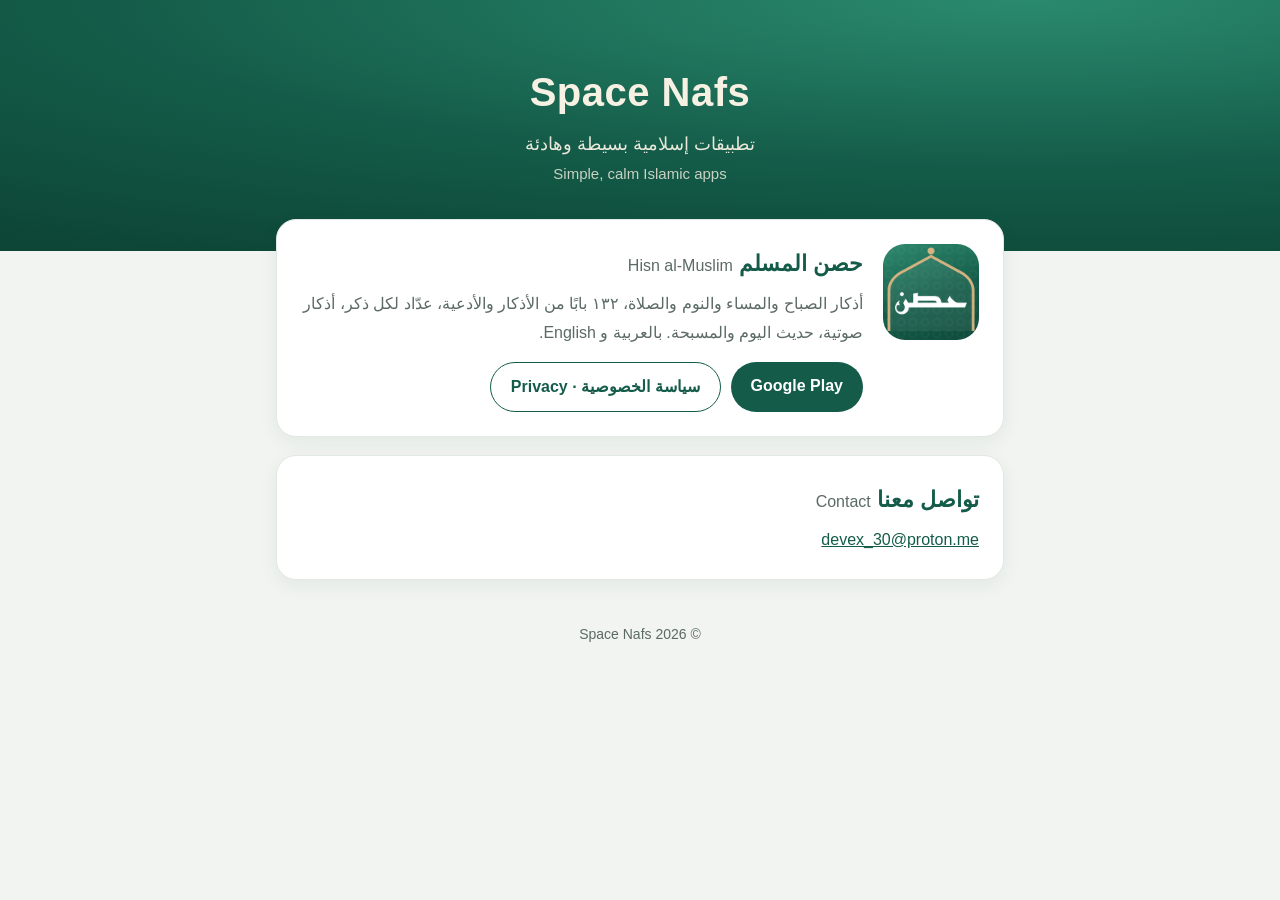
<file: index.html>
<!DOCTYPE html>
<html lang="ar" dir="rtl">
<head>
<meta charset="utf-8">
<meta name="viewport" content="width=device-width,initial-scale=1">
<title>Space Nafs</title>
<meta name="description" content="Space Nafs - تطبيقات إسلامية بسيطة وهادئة">
<link rel="icon" href="hisn-logo.png">
<link rel="stylesheet" href="style.css">
</head>
<body>
<header class="hero">
  <h1>Space Nafs</h1>
  <p>تطبيقات إسلامية بسيطة وهادئة</p>
  <p class="en" dir="ltr">Simple, calm Islamic apps</p>
</header>

<main>
  <section class="card app">
    <img src="hisn-logo.png" alt="حصن المسلم" width="96" height="96">
    <div class="info">
      <h2>حصن المسلم <span dir="ltr">Hisn al-Muslim</span></h2>
      <p>أذكار الصباح والمساء والنوم والصلاة، ١٣٢ بابًا من الأذكار والأدعية، عدّاد لكل ذكر، أذكار صوتية، حديث اليوم والمسبحة. بالعربية و English.</p>
      <div class="btns">
        <a class="btn" href="https://play.google.com/store/apps/details?id=com.appx.zikr">Google Play</a>
        <a class="btn ghost" href="privacy.html">سياسة الخصوصية · Privacy</a>
      </div>
    </div>
  </section>

  <section class="card contact">
    <h2>تواصل معنا <span dir="ltr">Contact</span></h2>
    <p><a href="mailto:devex_30@proton.me" dir="ltr">devex_30@proton.me</a></p>
  </section>
</main>

<footer>© 2026 Space Nafs</footer>
</body>
</html>
</file>
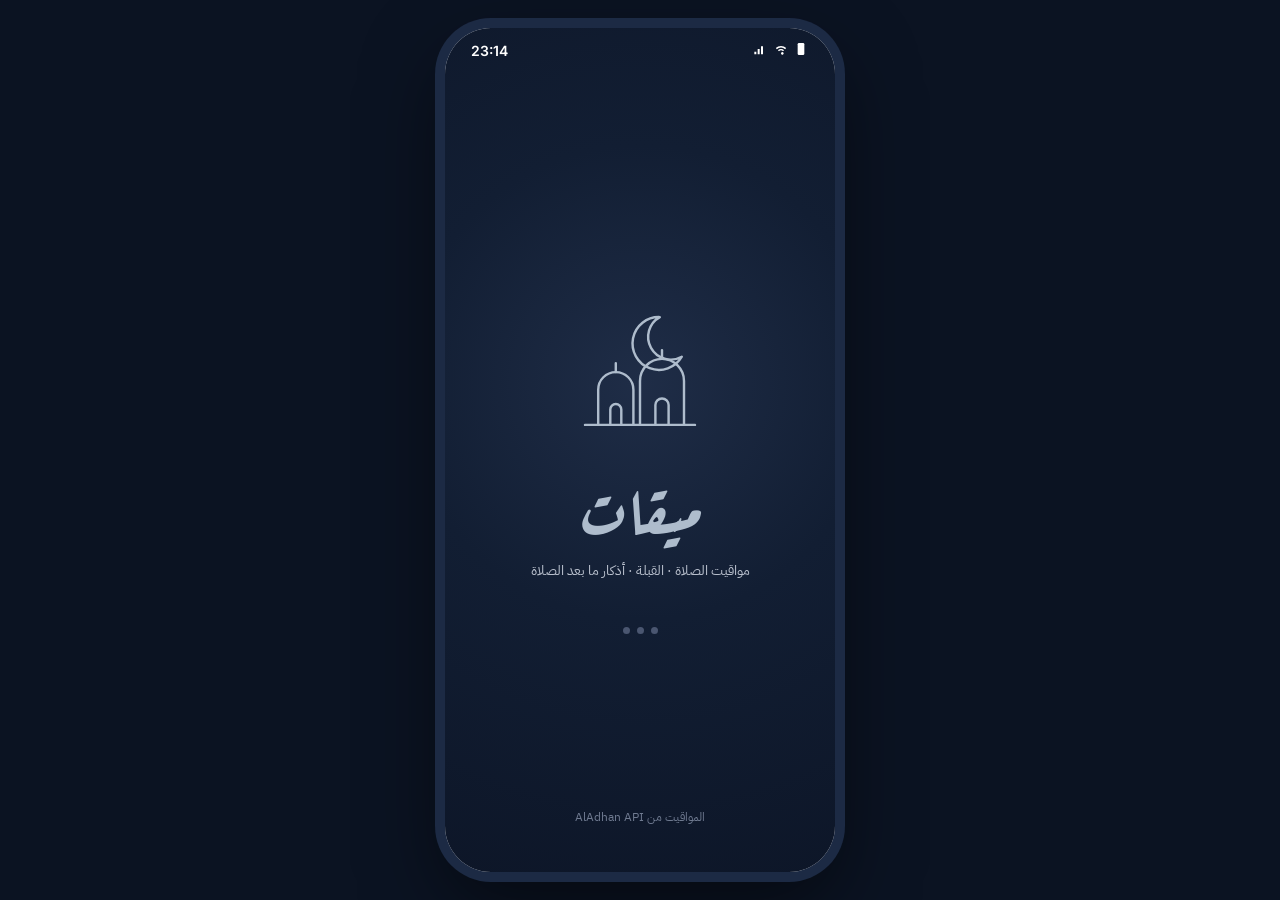
<file: miqat/index.html>
<!doctype html>
<html lang="ar" dir="rtl">
<head>
<meta charset="utf-8">
<meta name="viewport" content="width=device-width,initial-scale=1,viewport-fit=cover,maximum-scale=1">
<meta name="theme-color" content="#121e33">
<title>ميقات</title>
<link rel="preconnect" href="https://fonts.googleapis.com">
<link rel="preconnect" href="https://fonts.gstatic.com" crossorigin>
<link href="https://fonts.googleapis.com/css2?family=Amiri:wght@400;700&family=Aref+Ruqaa:wght@700&family=IBM+Plex+Sans+Arabic:wght@400;500;600;700&family=Inter:wght@500;600;700;800&family=JetBrains+Mono:wght@400&display=swap" rel="stylesheet">
<style>
:root{
  --navy:#121e33;--navy2:#1a2842;--navy3:#22324f;--navyline:#2b3c5c;
  --cream:#eceef1;--card:#fff;--line:#eee8dc;--ink:#1b2333;--muted:#8b8f98;--muted2:#a9adb5;
  --gold:#7f91a8;--gold2:#aebccc;--goldsoft:#e3e8ef;--goldink:#4e6079;
  --green:#3dbb8a;--greensoft:#e2f4ec;
  --ui:'IBM Plex Sans Arabic',system-ui,sans-serif;--num:'Inter','IBM Plex Sans Arabic',sans-serif;
  --disp:'Aref Ruqaa','Amiri',serif;--quran:'Amiri',serif;--mono:'JetBrains Mono',monospace;
}
*{box-sizing:border-box;margin:0;padding:0;-webkit-tap-highlight-color:transparent}
html,body{height:100%}
body{background:#0b1322;font-family:var(--ui);color:var(--ink);display:flex;justify-content:center;align-items:center;overflow:hidden}
button{font:inherit;color:inherit;background:none;border:0;cursor:pointer}
input{font:inherit}
.ltr{direction:ltr;unicode-bidi:isolate;display:inline-block}
.num{font-family:var(--num);font-variant-numeric:tabular-nums}
svg.i{width:22px;height:22px;stroke:currentColor;fill:none;stroke-width:1.7;stroke-linecap:round;stroke-linejoin:round;flex:none}
#phone{position:relative;width:100%;height:100%;overflow:hidden;background:var(--cream)}
@media (min-width:520px){
  #phone{width:390px;height:844px;border-radius:46px;box-shadow:0 0 0 10px #1c2a44,0 30px 80px #0008}
  #sbar{display:flex!important}
}
#sbar{display:none;position:absolute;top:0;left:0;right:0;height:44px;padding:0 26px;align-items:center;justify-content:space-between;font:600 14px var(--num);z-index:50;pointer-events:none;direction:ltr}
#sbar svg{width:16px;height:16px;fill:currentColor}
#screen{position:absolute;inset:0;display:flex;flex-direction:column}
.scroll{flex:1;overflow-y:auto;overflow-x:hidden;scrollbar-width:none}
.scroll::-webkit-scrollbar{display:none}
.pt{padding-top:env(safe-area-inset-top)}
@media (min-width:520px){.pt{padding-top:44px}}
.light{background:var(--cream);color:var(--ink)}
.dark{background:var(--navy);color:#fff}

/* nav */
.nav{display:flex;justify-content:space-around;padding:8px 6px calc(10px + env(safe-area-inset-bottom));border-top:1px solid var(--line);background:var(--cream)}
.dark .nav{background:var(--navy2);border-color:var(--navyline)}
.nav button{display:flex;flex-direction:column;align-items:center;gap:3px;font-size:11.5px;color:var(--muted2);width:72px}
.nav button .pill{width:56px;height:30px;border-radius:15px;display:grid;place-items:center}
.nav button.on{color:var(--ink);font-weight:700}
.nav button.on .pill{background:var(--goldsoft);color:var(--goldink)}
.dark .nav button.on{color:#fff}
.dark .nav button.on .pill{background:#2e3d5a;color:var(--gold2)}
@media (min-width:520px){.nav{padding-bottom:22px}}

/* generic */
.hdr{display:flex;align-items:center;gap:12px;padding:12px 20px 8px}
.hdr h1{font:700 26px var(--disp);flex:1}
.ib{width:40px;height:40px;border-radius:20px;display:grid;place-items:center}
.card{background:var(--card);border-radius:18px;border:1px solid var(--line)}
.dark .card{background:var(--navy2);border-color:var(--navyline)}
.btn{height:54px;border-radius:16px;display:flex;align-items:center;justify-content:center;gap:10px;font-weight:700;font-size:16px;width:100%}
.btn.gold{background:linear-gradient(180deg,#61778f,#526780);color:#fff;box-shadow:none}
.btn.navy{background:var(--navy);color:#fff}
.btn.white{background:#fff;color:var(--ink)}
.chip{display:inline-flex;align-items:center;gap:6px;height:28px;padding:0 12px;border-radius:14px;font-size:12.5px;font-weight:600;white-space:nowrap}
.muted{color:var(--muted)}
.sec{font-size:13px;color:var(--muted);font-weight:600;margin:18px 22px 8px}
.toast{position:absolute;left:50%;bottom:110px;transform:translateX(-50%);background:#1b2333ee;color:#fff;padding:10px 16px;border-radius:12px;font-size:13px;z-index:90;max-width:85%;text-align:center;animation:fade .25s}
@keyframes fade{from{opacity:0;transform:translate(-50%,8px)}}

/* splash */
.splash{background:radial-gradient(circle at 50% 42%,#1f2d47 0,#121e33 45%,#0d1628 100%);color:#fff;align-items:center;justify-content:center;text-align:center}
.splash .t{font:700 64px var(--disp);color:var(--gold2);margin-top:22px}
.splash .s{color:#b8bfcc;font-size:14px;margin-top:6px}
.dots{display:flex;gap:7px;justify-content:center;margin-top:46px}
.dots i{width:7px;height:7px;border-radius:4px;background:#4a5670;animation:dot 1.2s infinite}
.dots i:nth-child(2){animation-delay:.2s}.dots i:nth-child(3){animation-delay:.4s}
@keyframes dot{40%{background:var(--gold2)}}
.splash .foot{position:absolute;bottom:46px;left:0;right:0;font-size:12px;color:#6f7a90}

/* onboarding */
.prog{display:flex;gap:6px;padding:14px 22px 0}
.prog i{flex:1;height:4px;border-radius:2px;background:#dce1e7}.prog i.on{background:var(--gold)}
.ob h2{font:700 34px var(--disp);padding:18px 22px 4px}
.ob p.lead{padding:0 22px;color:var(--muted);font-size:13.5px}
.search{display:flex;align-items:center;gap:10px;margin:0 22px;height:56px;padding:0 16px;border-radius:16px;background:#fff;border:1.5px solid var(--gold2)}
.search input{flex:1;min-width:0;border:0;outline:0;background:none;font-size:15px}
.list{margin:10px 22px 0;overflow:hidden}
.li{display:flex;align-items:center;gap:12px;padding:14px 16px;border-bottom:1px solid var(--line);text-align:right;width:100%}
.li:last-child{border-bottom:0}
.li .tx{flex:1}.li b{display:block;font-size:15px}.li small{color:var(--muted);font-size:12px}
.radio{width:22px;height:22px;border-radius:11px;display:grid;place-items:center;color:#fff}
.radio.on{background:var(--navy)}
.seg{display:flex;background:#e2e6eb;border-radius:14px;padding:4px;margin:0 22px}
.seg button{flex:1;height:40px;border-radius:11px;font-size:13.5px;color:var(--muted);font-weight:600}
.seg button.on{background:#fff;color:var(--ink);box-shadow:0 1px 4px #0001}

/* home hero */
.hero{position:relative;color:#fff;padding:0 22px 26px;overflow:hidden}
.hero.day{background:linear-gradient(180deg,#6d8099 0%,#a6968f 55%,#e0a46c 100%)}
.hero.night{background:linear-gradient(180deg,#0f1a2e 0%,#1c2b47 100%)}
.hero .deco{position:absolute;left:-70px;top:-60px;width:220px;height:220px;border-radius:50%;border:1px dashed #ffffff30}
.hero .moon{position:absolute;left:18px;top:30px;width:76px;height:76px;border-radius:50%;box-shadow:-14px 10px 0 0 #dfe3ea;transform:rotate(-20deg)}
.hero .loc{display:flex;align-items:center;gap:6px;font-weight:700;font-size:16px;justify-content:flex-start}
.hero .date{font-size:12.5px;opacity:.9;margin-top:3px}
.hero .lbl{font-size:13px;opacity:.9;margin-top:26px;text-align:right}
.hero .cd{font:800 58px var(--num);letter-spacing:-1px;text-align:right;direction:ltr;line-height:1.05;font-variant-numeric:tabular-nums}
.hero .ap{display:inline-flex;align-items:center;gap:6px;background:#ffffff2e;border-radius:18px;padding:6px 12px;font-size:13.5px;font-weight:600;margin-top:10px}
.hero .apw{text-align:right}
.calbtn{position:absolute;left:22px;top:12px;width:40px;height:40px;border-radius:20px;background:#ffffff26;display:grid;place-items:center;z-index:2}
.offbar{margin:14px 16px 0;padding:12px 14px;border-radius:14px;background:#e9edf2;border:1px solid #d6dde6;display:flex;gap:10px;align-items:flex-start;font-size:12.5px;color:#4a5a6e;line-height:1.7}
.plist{margin:-14px 16px 0;position:relative;z-index:3;overflow:hidden;padding:4px 0}
.prow{display:flex;align-items:center;gap:12px;padding:12px 14px;border-bottom:1px solid var(--line);position:relative}
.prow:last-child{border-bottom:0}
.dark .prow{border-color:var(--navyline)}
.prow .ic{width:38px;height:38px;border-radius:12px;background:#e9ecf0;display:grid;place-items:center;color:#7d8597}
.dark .prow .ic{background:#24344f;color:#b7c0d2}
.prow .nm{font-size:16px;font-weight:600}.prow .sb{font-size:11.5px;color:var(--muted)}
.prow .tm{font:600 19px var(--num);min-width:58px;text-align:left;color:var(--ink)}
.dark .prow .tm{color:#fff}
.prow.past .tm{color:#9aa0aa}.dark .prow.past .tm{color:#9aa6bb}
.prow .ck{width:20px;height:20px;border-radius:10px;background:var(--greensoft);color:var(--green);display:grid;place-items:center}
.dark .prow .ck{background:#1f4a44}
.prow .bell{color:var(--gold);width:30px;display:grid;place-items:center}
.prow .bell.off{color:#b5b9c1}
.prow.next{background:var(--goldsoft);margin:0 -2px;border-radius:14px;border-bottom-color:transparent}
.dark .prow.next{background:#2c3a55}
.prow.next .ic{background:var(--gold);color:#fff}
.prow.next .sb{color:var(--goldink)}.dark .prow.next .sb{color:var(--gold2)}
.prow.next .nm{font-weight:700}.prow.next .tm{font-weight:700}
.tiles{display:grid;grid-template-columns:1fr 1fr;gap:12px;margin:14px 16px 18px}
.tile{display:flex;align-items:center;gap:12px;padding:16px;text-align:right}
.tile .ti{width:44px;height:44px;border-radius:14px;display:grid;place-items:center}
.tile b{display:block;font-size:14.5px;white-space:nowrap}.tile small{color:var(--muted);font-size:12px}

/* timings day */
.daybar{margin:6px 16px 0;background:var(--navy);color:#fff;border-radius:20px;padding:14px;display:flex;align-items:center;text-align:center}
.daybar .c{flex:1}.daybar b{font-size:16px}.daybar small{display:block;color:var(--gold2);font-size:12.5px;margin-top:2px}
.trow{display:flex;align-items:center;gap:10px;padding:12px 18px;border-bottom:1px solid var(--line)}
.trow:last-child{border:0}
.trow .n{flex:1;font-size:15px;color:#6a707b}.trow .e{font:11.5px var(--mono);color:#a3a7ae;width:100px;text-align:left}
.trow .t{font:500 18px var(--num);color:#7b818b;width:56px;text-align:left}
.trow.p .n{color:var(--ink);font-weight:700}.trow.p .t{color:var(--ink);font-weight:700}
.trow.now{background:var(--goldsoft)}
.info{display:flex;gap:10px;padding:16px;margin:14px 16px;font-size:12.5px;line-height:1.8;color:#555b66}

/* imsakiya */
.mhead{display:flex;align-items:center;gap:8px;padding:0 16px;margin-top:4px}
.mrow{display:grid;grid-template-columns:1.35fr repeat(5,1fr);align-items:center;padding:10px 12px;border-bottom:1px solid var(--line);font-size:13.5px}
.mrow>span{text-align:center;font-family:var(--num);font-weight:500}
.mrow>.d{text-align:right;font-family:var(--ui)}
.mrow .d b{font-size:13.5px}.mrow .d small{display:block;font-size:10.5px;color:var(--muted)}
.mrow.h{font-size:12px;color:var(--muted);border:0;padding-top:16px}
.mrow.h>span{font-family:var(--ui);font-weight:500}
.mrow.today{background:var(--navy);color:#fff;border-radius:12px;margin:0 6px;border:0}
.mrow.today .d b{color:var(--gold2)}.mrow.today small{color:#b0b9cc}
.mrow.alt{background:#f2f4f6}

/* qibla */
.qhead{text-align:center;padding:10px 20px 0}
.qhead h3{font-size:21px;font-weight:700}.qhead p{font-size:12.5px;color:#9aa6bb;margin-top:4px}
.qhead.ok h3{color:#59d4a2}
.dialwrap{position:relative;width:310px;height:330px;margin:4px auto 0;touch-action:none}
.dialwrap .tri{position:absolute;left:50%;top:0;transform:translateX(-50%);width:0;height:0;border-left:10px solid transparent;border-right:10px solid transparent;border-top:16px solid #fff;z-index:2}
.dialwrap.ok .tri{border-top-color:#59d4a2}
.dial{position:absolute;left:5px;top:20px;width:300px;height:300px}
.qstats{display:grid;grid-template-columns:1fr 1fr;gap:10px;margin:8px 16px 0}
.qstats .card{padding:12px 14px;text-align:right}
.qstats small{font-size:11.5px;color:#9aa6bb}.qstats b{display:block;font:700 22px var(--num);margin-top:2px}
.qnote{display:flex;align-items:center;gap:10px;margin:10px 16px;padding:12px 14px;font-size:12px;color:#9aa6bb}
.simbar{margin:6px 16px;display:flex;align-items:center;gap:10px;font-size:12px;color:#9aa6bb}
.simbar input{flex:1;accent-color:var(--gold)}

/* adhan */
.adhan{background:linear-gradient(180deg,#2b3240 0%,#465264 50%,#5f6b7c 100%);color:#fff;text-align:center;align-items:center}
.adhan .pl{display:inline-flex;align-items:center;gap:6px;background:#ffffff26;border-radius:18px;padding:7px 14px;font-size:13px;font-weight:600;margin-top:22px}
.adhan .big{font:700 70px var(--disp);line-height:1.2;margin-top:6px}
.wave{display:flex;gap:4px;align-items:center;height:60px;justify-content:center;margin-top:34px}
.wave i{width:4px;border-radius:2px;background:#fff;opacity:.85;animation:wv 1s ease-in-out infinite}
@keyframes wv{50%{transform:scaleY(.35)}}
.adhan .bar{margin:0 18px;padding:14px 16px;border-radius:16px;background:#ffffff22;display:flex;align-items:center;gap:10px;font-size:13px;text-align:right}

/* lock reminder */
.lock{background:linear-gradient(180deg,#2c2a3e 0%,#3b3550 50%,#2c2a3e 100%);color:#fff}
.lock .clock{text-align:center;margin-top:34px}
.lock .clock small{font-size:15px;opacity:.9}.lock .clock b{display:block;font:300 92px var(--num);letter-spacing:-2px;line-height:1.05}
.notif{margin:20px 12px 0;background:#f2ecf1f2;color:var(--ink);border-radius:22px;padding:14px 16px;animation:drop .4s}
@keyframes drop{from{transform:translateY(-30px);opacity:0}}
.notif .app{display:flex;align-items:center;gap:6px;font-size:11.5px;color:#7a7f8a}
.notif .app i{width:20px;height:20px;border-radius:6px;background:var(--navy);display:grid;place-items:center;color:var(--gold2)}
.notif h4{font-size:15.5px;margin-top:8px}.notif p{font-size:13px;color:#555b66;margin-top:4px;line-height:1.7}
.notif .acts{display:flex;gap:8px;margin-top:12px}
.notif .acts button{flex:1;height:44px;border-radius:12px;font-weight:700;font-size:14px}

/* adhkar list */
.tabs{display:flex;gap:8px;padding:6px 16px 12px;overflow-x:auto;scrollbar-width:none}
.tabs::-webkit-scrollbar{display:none}
.tabs button{display:flex;align-items:center;gap:6px;height:40px;padding:0 14px;border-radius:20px;background:#fff;border:1px solid var(--line);font-weight:600;font-size:14px;white-space:nowrap}
.tabs button.on{background:var(--navy);color:#fff;border-color:var(--navy)}
.tabs .okd{width:18px;height:18px;border-radius:9px;background:#6b7280;color:#fff;display:grid;place-items:center}
.aheroc{margin:0 16px;border-radius:22px;padding:18px;color:#fff}
.aheroc small{font-size:12px;opacity:.85}.aheroc h2{font:700 30px var(--disp);margin-top:2px}
.aheroc .st{display:flex;gap:16px;font-size:12.5px;margin-top:6px;opacity:.95}
.aheroc .st span{display:flex;align-items:center;gap:5px}
.aheroc .fp{margin-top:12px;background:#ffffff26;border-radius:14px;padding:8px 12px;font-size:12px;display:flex;align-items:center;gap:8px}
.arow{display:flex;align-items:center;gap:12px;padding:13px 16px;border-bottom:1px solid var(--line);width:100%;text-align:right}
.arow:last-child{border:0}
.arow .n{width:26px;height:26px;border-radius:9px;background:#e9ecf0;display:grid;place-items:center;font:600 12px var(--num);color:#6a707b}
.arow.dn .n{background:var(--greensoft);color:var(--green)}
.arow .tx{flex:1}.arow b{display:block;font-size:15px}.arow small{font-size:12px;color:var(--muted)}
.arow .x{font:700 14px var(--num);color:var(--goldink);direction:ltr}
.stickyb{position:sticky;bottom:0;padding:10px 16px 12px;background:linear-gradient(transparent,var(--cream) 30%)}

/* counter */
.chd{display:flex;align-items:center;padding:8px 16px 4px;text-align:center}
.chd .c{flex:1}.chd b{font-size:16px}.chd small{display:block;color:#8b97ad;font:500 12px var(--num)}
.segs{display:flex;gap:5px;padding:8px 18px 12px;direction:rtl}
.segs i{flex:1;height:3px;border-radius:2px;background:#33435f}
.segs i.d{background:var(--gold)}.segs i.c{background:#fff}
.dcard{margin:0 16px;background:#f6f7f9;color:var(--ink);border-radius:22px;padding:16px 18px 14px;cursor:pointer;user-select:none}
.dcard .tags{display:flex;gap:6px;justify-content:flex-start;flex-wrap:wrap}
.tg1{background:var(--navy);color:#fff}.tg2{background:var(--goldsoft);color:var(--goldink)}.tg3{background:var(--greensoft);color:#2a8a63}
.dtext{font-family:var(--quran);text-align:center;line-height:2;margin:12px 0 6px;color:#1b2333}
.dtext .sur{display:block;color:var(--goldink);font-size:.62em;font-weight:700;line-height:1.6}
.dtext .bas{display:block;font-size:.6em;color:#7a7f8a;line-height:1.6}
.dtext .ist{display:block;font-size:.6em;color:#7a7f8a}
.dnote{font-size:12.5px;color:#6a707b;text-align:center;padding:8px 0 0}
.dsrc{border-top:1px dashed #d6dbe2;margin-top:10px;padding-top:10px;display:flex;gap:8px;font-size:12px;color:#6a707b;line-height:1.7}
.dsrc .gn{color:var(--goldink);font-weight:700;display:block}
.fadl{margin:10px 16px 0;padding:12px 14px;border-radius:16px;background:#1d2b45;border:1px solid var(--navyline);font-size:12.5px;line-height:1.7;display:flex;gap:8px;color:#dfe5ef}
.fadl b{color:var(--gold2)}
.subchips{display:flex;gap:8px;justify-content:center;margin-top:12px;flex-wrap:wrap}
.subchips .chip{height:32px;background:#1d2b45;color:#b9c3d6;border:1px solid var(--navyline);font-family:var(--ui)}
.subchips .chip.cur{background:var(--gold2);color:#ffffff;border-color:var(--gold2)}
.subchips .chip.ok{background:#173a36;color:#59d4a2;border-color:#1f4a44}
.ringw{display:flex;flex-direction:column;align-items:center;margin-top:auto;padding-top:14px}
.ring{position:relative;width:150px;height:150px;cursor:pointer;user-select:none;transition:transform .08s}
.ring:active{transform:scale(.96)}
.ring svg{position:absolute;inset:0;transform:rotate(-90deg)}
.ring .in{position:absolute;inset:16px;border-radius:50%;background:radial-gradient(circle at 50% 35%,#2a4270,#1a2b4c);display:flex;flex-direction:column;align-items:center;justify-content:center;box-shadow:inset 0 2px 10px #0006}
.ring .in b{font:800 46px var(--num);line-height:1}.ring .in small{font-size:12.5px;color:#b9c3d6;margin-top:4px}
.hint{font-size:11.5px;color:#8b97ad;margin-top:10px;display:flex;align-items:center;gap:6px}
.cfoot{display:flex;justify-content:space-between;padding:14px 22px calc(14px + env(safe-area-inset-bottom));font-size:14px;color:#c9d1df}
.cfoot button{display:flex;align-items:center;gap:6px}
@media (min-width:520px){.cfoot{padding-bottom:26px}}

/* done */
.done{text-align:center}
.okbig{width:150px;height:150px;border-radius:50%;margin:40px auto 0;background:radial-gradient(circle,#1d3b44 55%,#16283f 56%);display:grid;place-items:center}
.okbig i{width:110px;height:110px;border-radius:50%;background:linear-gradient(180deg,#5a9a86,#447d6b);display:grid;place-items:center;box-shadow:none;animation:pop .5s}
@keyframes pop{from{transform:scale(.5)}}
.done h2{font:700 40px var(--disp);color:var(--gold2);margin-top:14px}
.stats3{display:grid;grid-template-columns:repeat(3,1fr);gap:10px;margin:18px 16px 0}
.stats3 .card{padding:12px 6px}.stats3 b{font:700 24px var(--num);display:block}.stats3 small{font-size:11.5px;color:#9aa6bb}
.pdots{display:flex;justify-content:space-between;padding:12px 6px 4px}
.pdots div{display:flex;flex-direction:column;align-items:center;gap:6px;font-size:11.5px;color:#b9c3d6;flex:1}
.pdots i{width:46px;height:46px;border-radius:14px;display:grid;place-items:center;background:#173a36;color:#59d4a2;border:1px solid #1f4a44}
.pdots i.no{background:transparent;border:1px dashed #44567a;color:#5d6d8d}

/* settings */
.srow{display:flex;align-items:center;gap:12px;padding:15px 16px;border-bottom:1px solid var(--line);width:100%;text-align:right}
.srow:last-child{border:0}
.srow .tx{flex:1}.srow b{display:block;font-size:15px;font-weight:600}.srow small{font-size:12px;color:var(--muted)}
.srow .ico{color:#5b6372}
.grp{margin:0 16px}
.tgl{width:50px;height:30px;border-radius:15px;background:#cfd5dd;position:relative;flex:none;transition:.2s}
.tgl::after{content:"";position:absolute;top:3px;right:3px;width:24px;height:24px;border-radius:12px;background:#fff;transition:.2s;box-shadow:0 1px 3px #0003}
.tgl.on{background:#2f8d68}.tgl.on::after{right:23px}
.ncard{margin:0 16px 12px;padding:14px}
.ncard .top{display:flex;align-items:center;gap:10px}
.ncard .top .tx{flex:1;text-align:right}
.ncard .top b{font-size:16px}.ncard .top span{font:500 14px var(--num);color:var(--muted);margin-inline-start:6px}
.ncard .ops{display:flex;gap:8px;margin-top:12px;flex-wrap:wrap}
.ncard .ops button{height:34px;padding:0 12px;border-radius:17px;font-size:12.5px;font-weight:600;display:flex;align-items:center;gap:6px}
.o1{background:var(--navy);color:#fff}.o2{background:#e9ecf0;color:#4b5260}.o3{background:var(--goldsoft);color:var(--goldink)}
.ncard.off .ops{opacity:.4;pointer-events:none}
.ncard .nt{font-size:11.5px;color:var(--muted);margin-top:8px;display:flex;gap:6px;align-items:center}

/* sheet */
.shade{position:absolute;inset:0;background:#0007;z-index:80;display:flex;align-items:flex-end;animation:fd .2s}
@keyframes fd{from{opacity:0}}
.sheet{width:100%;max-height:86%;background:var(--cream);color:var(--ink);border-radius:24px 24px 0 0;padding:10px 0 calc(18px + env(safe-area-inset-bottom));display:flex;flex-direction:column;animation:up .25s}
@keyframes up{from{transform:translateY(40px)}}
.sheet .grab{width:40px;height:5px;border-radius:3px;background:#cfd5dd;margin:0 auto 10px}
.sheet h3{font-size:18px;padding:0 20px 10px}
.sheet .scroll{padding:0 16px}
.stepper{display:flex;align-items:center;gap:10px}
.stepper button{width:34px;height:34px;border-radius:17px;background:#fff;border:1px solid var(--line);font-size:18px;font-weight:700}
.stepper b{min-width:56px;text-align:center;font:600 15px var(--num)}

/* skeleton */
.sk{background:linear-gradient(90deg,#efe9dd,#f7f3ea,#efe9dd);background-size:200% 100%;animation:sk 1.4s infinite;border-radius:8px}
@keyframes sk{to{background-position:-200% 0}}
.loglist{font:11px var(--mono);direction:ltr;text-align:left;color:#555;padding:10px 14px;line-height:1.7;word-break:break-all}
.loglist .ok{color:#2a8a63}.loglist .er{color:#c0392b}

/* home v2 */
.hero .loc{color:#fff;font-family:var(--ui)}
.hero .cd{cursor:pointer}.hero .cd.clk{opacity:.92}
button.ap{color:#fff;font-family:var(--ui)}
.stars{position:absolute;inset:0;background-image:radial-gradient(1.2px 1.2px at 20% 30%,#fff9,transparent),radial-gradient(1px 1px at 60% 18%,#fff8,transparent),radial-gradient(1.4px 1.4px at 80% 40%,#fff7,transparent),radial-gradient(1px 1px at 35% 55%,#fff6,transparent),radial-gradient(1.2px 1.2px at 10% 70%,#fff7,transparent),radial-gradient(1px 1px at 90% 12%,#fff8,transparent),radial-gradient(1px 1px at 48% 8%,#fff9,transparent);pointer-events:none}
.arcw{margin:8px -10px -4px}
.arc{width:100%;height:auto;display:block;overflow:visible}
.arc .mk{cursor:pointer}
.sunp{animation:sunp 2.6s ease-in-out infinite;transform-box:fill-box;transform-origin:center}
@keyframes sunp{50%{transform:scale(1.25);opacity:.75}}
.prow{flex-wrap:wrap;cursor:pointer;transition:background .2s}
.prow .ic{color:var(--pc);background:color-mix(in srgb,var(--pc) 13%,#fff)}
.dark .prow .ic{color:color-mix(in srgb,var(--pc) 55%,#fff);background:color-mix(in srgb,var(--pc) 22%,#1a2842)}
.prow.next .ic{background:linear-gradient(160deg,#aebccc,#7f91a8);color:#fff;box-shadow:0 4px 12px #7f91a855}
.prow.next .ic svg{animation:bob 2.4s ease-in-out infinite}
@keyframes bob{50%{transform:translateY(-2px)}}
.prow.open:not(.next){background:#faf7f0}.dark .prow.open:not(.next){background:#1f2f4c}
.prow .ck.gd{background:var(--goldsoft);color:var(--goldink)}.dark .prow .ck.gd{background:#3a4a60;color:var(--gold2)}
.xp{flex-basis:100%;padding:10px 50px 2px 0;animation:fade2 .2s}
@keyframes fade2{from{opacity:0;transform:translateY(-4px)}}
.xl{font-size:12.5px;color:#6a707b;display:flex;gap:6px;align-items:center;line-height:1.7}
.dark .xl{color:#b9c3d6}
.xl b{color:var(--ink)}.dark .xl b{color:#fff}
.pbar{height:6px;border-radius:3px;background:#0000000f;margin-top:8px;overflow:hidden}
.dark .pbar{background:#ffffff1a}
.pbar i{display:block;height:100%;border-radius:3px;background:linear-gradient(90deg,#7f91a8,#aebccc);margin-right:auto;margin-left:0;float:right}
.pmeta{display:flex;justify-content:space-between;font:11px var(--num);color:var(--muted);margin-top:4px}
.xa{display:flex;gap:6px;flex-wrap:wrap;margin-top:10px}
.xa button{display:flex;align-items:center;gap:5px;height:32px;padding:0 11px;border-radius:16px;font-size:12px;font-weight:600;background:#fff;border:1px solid var(--line);color:#4b5260}
.dark .xa button{background:#22324f;border-color:var(--navyline);color:#dfe5ef}
.xa button.on{background:var(--navy);color:#fff;border-color:var(--navy)}
.dark .xa button.on{background:#aebccc;color:#1b2333;border-color:#aebccc}
.xa button.gold{background:#526780;color:#fff;border:0}
.xa button.ok{background:var(--greensoft);color:#2a8a63;border-color:transparent}
.qa{display:grid;grid-template-columns:repeat(4,1fr);gap:9px;margin:14px 16px}
.qa button{background:var(--card);border:1px solid var(--line);border-radius:18px;padding:12px 4px 10px;display:flex;flex-direction:column;align-items:center;gap:3px;transition:transform .1s}
.qa button:active{transform:scale(.95)}
.dark .qa button{background:var(--navy2);border-color:var(--navyline)}
.qa span{width:46px;height:46px;border-radius:15px;display:grid;place-items:center;background:var(--b);color:var(--c);margin-bottom:4px}
.dark .qa span{background:color-mix(in srgb,var(--c) 25%,#1a2842);color:color-mix(in srgb,var(--c) 45%,#fff)}
.qa b{font-size:13px}.qa small{font-size:10.5px;color:var(--muted)}
.calbtn{top:calc(12px + env(safe-area-inset-top))}
@media (min-width:520px){.calbtn{top:56px}}

.mini{position:absolute;top:0;left:0;right:0;z-index:20;display:flex;align-items:center;gap:10px;padding-left:18px;padding-right:18px;padding-bottom:10px;color:#fff;transform:translateY(-110%);transition:transform .25s ease;box-shadow:0 6px 20px #0003;cursor:pointer}
.mini:not(.pt){padding-top:10px}
.mini.pt{padding-top:calc(10px + env(safe-area-inset-top))}
@media (min-width:520px){.mini.pt{padding-top:50px}}
.mini.day{background:linear-gradient(180deg,#6d8099,#9a8f8c)}
.mini.night{background:linear-gradient(180deg,#0f1a2e,#1c2b47)}
.mini.show{transform:none}
.mini .mi{width:38px;height:38px;border-radius:12px;background:#ffffff2a;display:grid;place-items:center}
.mini .mt{flex:1;line-height:1.3}.mini .mt b{font-size:15px;display:block}.mini .mt small{font-size:11.5px;opacity:.85}
.mini~#hsc{padding-bottom:90px}
.mini .mc{font:800 26px var(--num);letter-spacing:-.5px;direction:ltr}

/* per-prayer skies */
.hero.sky-fajr,.mini.sky-fajr{background:linear-gradient(180deg,#26355c 0%,#4f5f92 55%,#8d8db5 100%)}
.hero.sky-duha,.mini.sky-duha{background:linear-gradient(180deg,#4f7fae 0%,#7ea6c9 60%,#b4cfe0 100%)}
.hero.sky-dhuhr,.mini.sky-dhuhr{background:linear-gradient(180deg,#2f6f9e 0%,#5b97bf 60%,#93bfd8 100%)}
.hero.sky-asr,.mini.sky-asr{background:linear-gradient(180deg,#2f6470 0%,#4f8a8a 55%,#86aea3 100%)}
.hero.sky-maghrib,.mini.sky-maghrib{background:linear-gradient(180deg,#2c2550 0%,#56406e 55%,#8a5675 100%)}
.hero.sky-isha,.mini.sky-isha{background:linear-gradient(180deg,#0f1a2e 0%,#1c2b47 100%)}
.prow.next{--pc2:var(--pc);background:color-mix(in srgb,var(--pc) 11%,#fff)}
.dark .prow.next{background:color-mix(in srgb,var(--pc) 26%,#1a2842)}
.prow.next .ic{background:linear-gradient(160deg,color-mix(in srgb,var(--pc) 70%,#fff),var(--pc));color:#fff;box-shadow:0 4px 12px color-mix(in srgb,var(--pc) 35%,transparent)}
.prow.next .sb{color:color-mix(in srgb,var(--pc) 80%,#000)}
.dark .prow.next .sb{color:color-mix(in srgb,var(--pc) 45%,#fff)}
.prow .bell{color:#9aa3b5}.prow .bell.off{color:#c3c7cf}
.prow.next .bell{color:var(--pc)}.dark .prow.next .bell{color:color-mix(in srgb,var(--pc) 50%,#fff)}

/* eye-comfort palette (v3): muted, low-glare */
:root{--cream:#eceef1;--card:#f7f8fa;--line:#e1e5ea;--ink:#2a3140}
.hero.sky-fajr,.mini.sky-fajr{background:linear-gradient(180deg,#2a3350 0%,#454d6e 60%,#62678a 100%)}
.hero.sky-duha,.mini.sky-duha{background:linear-gradient(180deg,#3a566d 0%,#57748a 60%,#7790a1 100%)}
.hero.sky-dhuhr,.mini.sky-dhuhr{background:linear-gradient(180deg,#33566b 0%,#4e6f84 60%,#6e8899 100%)}
.hero.sky-asr,.mini.sky-asr{background:linear-gradient(180deg,#34514f 0%,#4f6b68 60%,#6e8580 100%)}
.hero.sky-maghrib,.mini.sky-maghrib{background:linear-gradient(180deg,#2b3240 0%,#465264 60%,#5f6b7c 100%)}
.hero.sky-isha,.mini.sky-isha{background:linear-gradient(180deg,#141c2c 0%,#1e283b 100%)}
.hero,.mini{color:#eeece6}
.hero .cd{color:#f1efe9;font-weight:700}
.hero .ap{background:#ffffff1f}
.hero .deco{border-color:#ffffff1a}
.sunp{animation:none}
.prow.next{background:color-mix(in srgb,var(--pc) 9%,#f7f8fa)}
.prow.next .ic{background:color-mix(in srgb,var(--pc) 75%,#5b6475);box-shadow:none}
.prow.next .ic svg{animation:none}
.prow .ic{background:color-mix(in srgb,var(--pc) 10%,#f7f8fa);color:color-mix(in srgb,var(--pc) 80%,#555)}
.prow .tm{color:#2f3644}.prow.past .tm{color:#9aa0a8}
.qa span{background:color-mix(in srgb,var(--c) 10%,#f7f8fa)}

/* matte dark theme (default) */
.tdark{background:#151a22}
.tdark .dark{--cream:#151a22;--card:#1c222c;--line:#262e3a;--ink:#d5d9df;--muted:#838c9a;--muted2:#6f7886;--goldsoft:#263040;--goldink:#a3b0c2;--greensoft:#1c3330;--navy:#2a3a52;--navy2:#1c222c;--navy3:#222a36;--navyline:#262e3a;background:#151a22;color:#d5d9df}
.tdark .dark .nav{background:#181d26;border-color:#232a35}
.tdark .dark .nav button.on{color:#d5d9df}.tdark .dark .nav button.on .pill{background:#263040;color:#a3b0c2}
.tdark .dark .card{background:#1c222c;border-color:#262e3a}
.tdark .dark .prow .tm{color:#d5d9df}.tdark .dark .prow.past .tm{color:#7c8592}
.tdark .dark .prow .ic{background:color-mix(in srgb,var(--pc) 14%,#1c222c);color:color-mix(in srgb,var(--pc) 55%,#c9ced6)}
.tdark .dark .prow.next{background:color-mix(in srgb,var(--pc) 14%,#1c222c)}
.tdark .dark .prow.next .ic{background:color-mix(in srgb,var(--pc) 55%,#2a3342);color:#e3e6ea}
.tdark .dark .prow.next .sb{color:color-mix(in srgb,var(--pc) 40%,#c9ced6)}
.tdark .dark .prow .bell{color:#6f7886}.tdark .dark .prow.next .bell{color:color-mix(in srgb,var(--pc) 45%,#c9ced6)}
.tdark .dark .qa button{background:#1c222c;border-color:#262e3a}
.tdark .dark .qa span{background:color-mix(in srgb,var(--c) 16%,#1c222c);color:color-mix(in srgb,var(--c) 45%,#c9ced6)}
.tdark .hero,.tdark .mini{color:#dcdfe4}.tdark .hero .cd{color:#e2e4e8}
.tdark .dark .tabs button{background:#1c222c;border-color:#262e3a;color:#c2c8d0}
.tdark .dark .tabs button.on{background:#2a3a52;border-color:#2a3a52;color:#e3e6ea}
.tdark .dark .search{background:#1c222c;border-color:#3a4659;color:#d5d9df}.tdark .dark .search input{color:#d5d9df}
.tdark .dark .seg{background:#1c222c}.tdark .dark .seg button.on{background:#2a3342;color:#d5d9df;box-shadow:none}
.tdark .dark .prog i{background:#262e3a}.tdark .dark .prog i.on{background:#6c809a}
.tdark .dark .radio.on{background:#4a5d78}
.tdark .dark .arow .n,.tdark .dark .trow.now{background:#262e3a;color:#a8b0bc}
.tdark .dark .trow .n{color:#9aa2ae}.tdark .dark .trow .t{color:#9aa2ae}.tdark .dark .trow.p .n,.tdark .dark .trow.p .t{color:#d5d9df}
.tdark .dark .daybar{background:#222a36;color:#d5d9df}.tdark .dark .daybar small{color:#a3b0c2}
.tdark .dark .info{color:#a8b0bc}
.tdark .dark .mrow.alt{background:#191f28}.tdark .dark .mrow.today{background:#2a3a52}
.tdark .dark .srow .ico{color:#8b95a4}
.tdark .dark .tgl{background:#2f3846}.tdark .dark .tgl::after{background:#c9ced6}.tdark .dark .tgl.on{background:#4f7a6c}
.tdark .dark .o1{background:#2a3a52;color:#dfe3e8}.tdark .dark .o2{background:#262e3a;color:#b9c0ca}.tdark .dark .o3{background:#263040;color:#a3b0c2}
.tdark .dark .ncard .top .ib{background:#262e3a!important;color:#9aa3b1!important}
.tdark .dark .offbar{background:#232a35;border-color:#2e3746;color:#b9c0ca}
.tdark .dark .sk{background:linear-gradient(90deg,#1f2630,#262e3a,#1f2630);background-size:200% 100%}
.tdark .dark .stickyb{background:linear-gradient(transparent,#151a22 30%)}
.tdark .dark .xa button{background:#222a36;border-color:#2c3542;color:#c9ced6}
.tdark .dark .xa button.on{background:#3a4a62;color:#e3e6ea;border-color:#3a4a62}
.tdark .dark .xl,.tdark .dark .xl b{color:#b9c0ca}
.tdark .dcard{background:#1f2631;color:#d5d9df}
.tdark .dtext{color:#dfe2e6}.tdark .dtext .bas,.tdark .dtext .ist,.tdark .dnote,.tdark .dsrc{color:#8f98a6}
.tdark .dtext .sur{color:#a3b0c2}.tdark .dsrc{border-top-color:#2e3746}.tdark .dsrc .gn{color:#a3b0c2}
.tdark .tg1{background:#2a3a52;color:#dfe3e8}.tdark .tg2{background:#263040;color:#a3b0c2}.tdark .tg3{background:#1c3330;color:#8fbfae}
.tdark .fadl{background:#1a2029;border-color:#262e3a;color:#b9c0ca}.tdark .fadl b{color:#a3b0c2}
.tdark .ring .in{background:radial-gradient(circle at 50% 35%,#2a3445,#1f2733)}
.tdark .chd small{color:#7f8896}
.tdark .notif{background:#262d39;color:#d5d9df}.tdark .notif p{color:#a8b0bc}
.tdark .notif .acts button[style*="#e2e5ea"]{background:#323b49!important;color:#d5d9df}
.tdark .btn.white{background:#2a3342;color:#dfe3e8}
.tdark .sheet{background:#1a2029;color:#d5d9df}.tdark .sheet .card{background:#1f2631;border-color:#2a3241}
.tdark .sheet .li{border-color:#2a3241}.tdark .sheet .stepper button{background:#262e3a;border-color:#2e3746;color:#d5d9df}
.tdark .loglist{color:#a8b0bc}
.tdark .toast{background:#2a3342}

.tdark .hero.sky-fajr,.tdark .mini.sky-fajr{background:linear-gradient(180deg,#1f2640,#343b57 60%,#474c6a)}
.tdark .hero.sky-duha,.tdark .mini.sky-duha{background:linear-gradient(180deg,#22313f,#334656 60%,#455869)}
.tdark .hero.sky-dhuhr,.tdark .mini.sky-dhuhr{background:linear-gradient(180deg,#1f3341,#2f4555 60%,#405667)}
.tdark .hero.sky-asr,.tdark .mini.sky-asr{background:linear-gradient(180deg,#203332,#304644 60%,#425855)}
.tdark .hero.sky-maghrib,.tdark .mini.sky-maghrib{background:linear-gradient(180deg,#1e232c,#2c3440 60%,#3a4350)}
.tdark .hero.sky-isha,.tdark .mini.sky-isha{background:linear-gradient(180deg,#121722,#1a2130)}
/* prayer timeline card v3 */
.tl{margin:-14px 6px 0;position:relative;z-index:3;padding:16px 10px 10px;overflow:hidden;border-radius:22px}
.tr{padding:10px 8px 10px 6px!important}.tr.sun{padding-top:4px!important;padding-bottom:4px!important}.tr.next{padding-top:14px!important;padding-bottom:14px!important}
.tlh{display:flex;align-items:center;gap:10px;padding:0 4px 10px}
.tlh h3{margin:0;font-size:15px;font-weight:700}
.tlh small{display:block;font-size:11px;color:var(--muted);margin-top:1px}
.tlh .sg{display:flex;gap:4px;align-items:center;margin-right:auto}
.tlh .sg i{width:14px;height:6px;border-radius:3px;background:color-mix(in srgb,var(--muted) 25%,transparent);transition:background .4s}
.tlh .sg i.on{background:#6f9a8a}
.tlh .sg b{font:600 12px var(--num);color:var(--muted);margin-right:4px}
.tr{display:flex;flex-wrap:wrap;align-items:center;gap:10px;padding:8px 6px 8px 4px;position:relative;cursor:pointer;border-radius:14px;transition:background .25s,transform .15s;animation:trin .45s both}
.tr:active{transform:scale(.985)}
@keyframes trin{from{opacity:0;transform:translateX(-14px)}}
.tl.noanim .tr{animation:none}
.rail{width:18px;align-self:stretch;position:relative;flex:none}
.rail:before{content:'';position:absolute;right:8px;width:2px;top:-8px;bottom:-8px;background:color-mix(in srgb,var(--muted) 22%,transparent);border-radius:1px}
.tr.f .rail:before{top:50%}.tr:last-child .rail:before{bottom:50%}
.rail .fl{position:absolute;right:8px;width:2px;top:-8px;background:color-mix(in srgb,var(--pc) 55%,#8a96a8);border-radius:1px;transition:height .6s}
.tr.f .rail .fl{top:50%}
.rail .dt{position:absolute;right:3px;top:50%;width:12px;height:12px;margin-top:-6px;border-radius:50%;background:var(--card);border:2px solid color-mix(in srgb,var(--muted) 40%,transparent);box-sizing:border-box}
.tr.past .rail .dt,.tr.sun.gone .rail .dt{background:color-mix(in srgb,var(--pc) 55%,#8a96a8);border-color:transparent}
.tr.next .rail .dt{border-color:var(--pc);background:var(--card);box-shadow:0 0 0 0 color-mix(in srgb,var(--pc) 40%,transparent);animation:ping 2.2s infinite}
@keyframes ping{70%{box-shadow:0 0 0 7px transparent}100%{box-shadow:0 0 0 0 transparent}}
.rail .nw{position:absolute;right:5px;width:8px;height:8px;border-radius:50%;background:color-mix(in srgb,var(--pc) 70%,#6b7586);margin-top:-4px;transition:top .6s}
.tr .ic{width:40px;height:40px;border-radius:13px;display:grid;place-items:center;flex:none;color:color-mix(in srgb,var(--pc) 80%,#555);background:color-mix(in srgb,var(--pc) 11%,var(--card));transition:transform .3s}
.tr .tx{flex:1;min-width:0}
.tr .nm{font-size:15.5px;font-weight:600;display:flex;align-items:center;gap:6px}
.tr .sb{font-size:11.5px;color:var(--muted);margin-top:1px}
.tr .tm{font:600 18px var(--num);color:var(--ink)}
.tr.past .tm,.tr.past .nm{color:color-mix(in srgb,var(--ink) 50%,var(--card))}
.tr.past .ic{filter:saturate(.4);opacity:.75}
.tr .ac{width:36px;height:36px;border-radius:18px;display:grid;place-items:center;color:#9aa3b5;flex:none;transition:transform .2s,background .3s,color .3s}
.tr .ac.off{color:color-mix(in srgb,var(--muted) 55%,transparent)}
.tr .ac.pr{border:1.6px dashed color-mix(in srgb,var(--muted) 45%,transparent);color:color-mix(in srgb,var(--muted) 70%,transparent)}
.tr .ac.pr.on{border:0;background:#6f9a8a;color:#fff;animation:pop .35s}
@keyframes pop{40%{transform:scale(1.22)}}
.tr.sun{padding-top:3px;padding-bottom:3px}
.tr.sun .ic{width:30px;height:30px;border-radius:10px;margin:0 5px}
.tr.sun .nm{font-size:13px;font-weight:500;color:var(--muted)}.tr.sun .tm{font-size:14px;color:var(--muted)}
.tr.sun .sb{display:inline;margin-right:6px}
.tr.next{background:color-mix(in srgb,var(--pc) 9%,var(--card));padding-top:12px;padding-bottom:12px;margin:4px 0}
.tr.next .ic{width:48px;height:48px;border-radius:15px;background:color-mix(in srgb,var(--pc) 70%,#5b6475);color:#fff}
.tr.next .ic svg{animation:bob 2.6s ease-in-out infinite}
.tr.next .nm{font-size:17px;font-weight:700}.tr.next .tm{font-size:21px;font-weight:700}
.tr.next .ac{color:color-mix(in srgb,var(--pc) 75%,#444);background:color-mix(in srgb,var(--pc) 12%,var(--card))}
.tr.next .ac.off{color:var(--muted);background:transparent}
.nx{flex-basis:100%;padding-right:28px;margin-top:2px}
.nx .ln{display:flex;justify-content:space-between;align-items:baseline;font-size:11.5px;color:color-mix(in srgb,var(--pc) 70%,var(--ink))}
.nx .ln b{font:700 15px var(--num);letter-spacing:.5px}
.nx .br{height:5px;border-radius:3px;background:color-mix(in srgb,var(--pc) 14%,transparent);margin-top:6px;overflow:hidden;display:flex;justify-content:flex-start}
.nx .br i{display:block;height:100%;border-radius:3px;background:color-mix(in srgb,var(--pc) 60%,#8a96a8);transition:width 1s linear;position:relative;overflow:hidden}
.nx .br i:after{content:'';position:absolute;inset:0;background:linear-gradient(270deg,transparent,#ffffff55,transparent);animation:shim 2.8s infinite}
@keyframes shim{from{transform:translateX(100%)}to{transform:translateX(-100%)}}
.tr.open:not(.next){background:color-mix(in srgb,var(--pc) 6%,var(--card))}
.tr .xp{padding:8px 28px 4px 0}
.tr .chv{position:absolute;left:50%;bottom:-2px;opacity:0}
.tdark .dark .tr .ic{background:color-mix(in srgb,var(--pc) 14%,#1c222c);color:color-mix(in srgb,var(--pc) 55%,#c9ced6)}
.tdark .dark .tr.next{background:color-mix(in srgb,var(--pc) 14%,#1c222c)}
.tdark .dark .tr.next .ic{background:color-mix(in srgb,var(--pc) 50%,#2a3342);color:#e3e6ea}
.tdark .dark .nx .ln{color:color-mix(in srgb,var(--pc) 40%,#c9ced6)}
/* home bento widgets */
.bn{display:grid;grid-template-columns:1fr 1fr;gap:8px;margin:10px 6px 18px}
.bt{background:var(--card);border:1px solid var(--line);border-radius:22px;padding:14px;text-align:right;position:relative;overflow:hidden;transition:transform .15s;display:block;width:100%;color:inherit;animation:trin .5s both}
.bt:active{transform:scale(.97)}
.bt.w{grid-column:1/-1}
.bt h4{margin:0;font-size:14.5px;font-weight:700;display:flex;align-items:center;gap:6px}
.bt .s{font-size:11.5px;color:var(--muted);margin-top:2px}
.bt .go{position:absolute;left:12px;top:14px;color:var(--muted);opacity:.7}
.qbw{display:flex;align-items:center;gap:10px;margin-top:8px}
.qd{width:74px;height:74px;flex:none;transition:transform .5s cubic-bezier(.3,1.4,.5,1)}
.qd .nd{transform-origin:50px 50px;transform:rotate(var(--q));animation:ndin 1.3s cubic-bezier(.3,1.5,.5,1) both}
@keyframes ndin{from{transform:rotate(calc(var(--q) - 200deg))}}
.qd .sw{transform-origin:50px 50px;animation:sway 4s ease-in-out 1.3s infinite}
@keyframes sway{25%{transform:rotate(2.5deg)}75%{transform:rotate(-2.5deg)}}
.qv b{font:700 22px var(--num);display:block;color:#3f7d68}
.qv small{font-size:11px;color:var(--muted)}
.rgw{display:flex;align-items:center;gap:10px;margin-top:8px}
.rg{width:74px;height:74px;flex:none}
.rg .pg{transition:stroke-dashoffset 1.2s cubic-bezier(.3,1,.4,1)}
.rg text{font:700 19px var(--num);fill:var(--ink)}
.rgw .dts{display:flex;flex-direction:column;gap:4px;font-size:11px;color:var(--muted)}
.rgw .dts span{display:flex;align-items:center;gap:5px}
.rgw .dts i{width:7px;height:7px;border-radius:50%;background:color-mix(in srgb,var(--muted) 30%,transparent)}
.rgw .dts i.on{background:#6f9a8a}
.wk{display:flex;gap:6px;margin:10px -4px 0;overflow-x:auto;scrollbar-width:none;padding:2px 4px 4px;scroll-snap-type:x mandatory}
.wk::-webkit-scrollbar{display:none}
.wd{flex:1 0 54px;border-radius:16px;padding:8px 2px 7px;text-align:center;background:color-mix(in srgb,var(--muted) 8%,transparent);scroll-snap-align:center;transition:transform .15s}
.wd:active{transform:scale(.93)}
.wd small{display:block;font-size:10.5px;color:var(--muted)}
.wd b{display:block;font:700 18px var(--num);margin:1px 0 3px}
.wd span{display:block;font:500 10px var(--num);color:var(--muted);line-height:1.45}
.wd.ps{opacity:.55}
.wd.td{background:#526780;color:#fff}.wd.td small,.wd.td span{color:#dfe5ee}
.wd.fr:not(.td){box-shadow:inset 0 0 0 1.4px color-mix(in srgb,#526780 35%,transparent)}
.lr{display:flex;align-items:center;gap:10px}
.lr .li{width:40px;height:40px;border-radius:13px;display:grid;place-items:center;background:color-mix(in srgb,#526780 10%,var(--card));color:#526780;flex:none}
.lr .sh{width:40px;height:40px;border-radius:20px;display:grid;place-items:center;color:#a5604f;background:color-mix(in srgb,#b0503c 9%,var(--card));flex:none;transition:transform .2s}
.lr .sh:active{transform:rotate(-20deg) scale(.9)}
.tdark .dark .wd.td{background:#3a4a60}
.tdark .dark .qv b{color:#86b3a2}

/* nav v2: floating card, sliding indicator */
.nav{position:relative;margin:0 6px calc(6px + env(safe-area-inset-bottom));padding:6px;border:1px solid var(--line);border-radius:24px;background:var(--card);box-shadow:0 6px 20px #2a314014;justify-content:space-between;flex:none}
.nav .ind{position:absolute;top:6px;bottom:6px;width:calc((100% - 12px)/4);right:calc(6px + var(--i)*(100% - 12px)/4);border-radius:18px;background:color-mix(in srgb,#526780 13%,var(--card));transition:right .38s cubic-bezier(.3,1.3,.5,1)}
.nav button{position:relative;z-index:1;flex:1;width:auto;height:54px;justify-content:center;gap:2px;font-size:11px;color:color-mix(in srgb,var(--muted) 85%,transparent);transition:color .25s}
.nav button .pill{width:auto;height:26px;background:none!important;color:inherit!important;transition:transform .3s cubic-bezier(.3,1.5,.5,1)}
.nav button .pill svg{width:23px;height:23px}
.nav button.on{color:#3f5068;font-weight:700}
.nav button.on .pill{transform:translateY(-1px) scale(1.08)}
.nav button:active .pill{transform:scale(.88)}
.nav button.on:after{content:'';position:absolute;bottom:3px;width:4px;height:4px;border-radius:2px;background:#526780;opacity:.7}
.nav button.on{padding-bottom:4px}
.dark .nav{background:var(--navy2);border-color:var(--navyline);box-shadow:none}
.dark .nav .ind{background:#ffffff14}.dark .nav button{color:#8d97a8}.dark .nav button.on{color:#e3e7ee}.dark .nav button.on:after{background:#aebccc}
.tdark .dark .nav{background:#1c222c;border-color:#262e3a}.tdark .dark .nav .ind{background:#263040}.tdark .dark .nav button.on{color:#c9d1dc}
@media (min-width:520px){.nav{padding-bottom:6px;margin-bottom:16px}}

/* nav compact */
.nav{margin:0 6px calc(4px + env(safe-area-inset-bottom));padding:4px;border-radius:20px;box-shadow:0 3px 12px #2a314010}
.nav .ind{top:4px;bottom:4px;width:calc((100% - 8px)/4);right:calc(4px + var(--i)*(100% - 8px)/4);border-radius:16px}
.nav button{height:44px;font-size:10.5px;gap:1px;padding:0!important}
.nav button .pill{height:22px}.nav button .pill svg{width:20px;height:20px}
.nav button.on .pill{transform:none}
.nav button.on:after{display:none}
@media (max-height:680px){.nav button{height:38px;font-size:10px}.nav button .pill{height:20px}.nav button .pill svg{width:18px;height:18px}}
/* adhkar page v2 */
.apk{display:flex;justify-content:space-between;position:relative;margin:2px 10px 12px;padding:0 4px}
.apk:before{content:'';position:absolute;top:26px;right:34px;left:34px;height:2px;background:color-mix(in srgb,var(--muted) 20%,transparent)}
.apk button{position:relative;display:flex;flex-direction:column;align-items:center;gap:5px;font-size:12px;font-weight:600;color:var(--muted);width:64px;transition:color .25s}
.apk .cc{position:relative;width:52px;height:52px;border-radius:50%;display:grid;place-items:center;background:var(--card);color:color-mix(in srgb,var(--pc) 80%,#555);transition:transform .35s cubic-bezier(.3,1.5,.5,1),background .3s,color .3s}
.apk .cc svg.rr{position:absolute;inset:-3px;width:58px;height:58px;transform:rotate(-90deg)}
.apk button.on{color:var(--ink)}
.apk button.on .cc{background:color-mix(in srgb,var(--pc) 50%,#5b6475);color:#fff;transform:scale(1.1)}
.apk .bd{position:absolute;bottom:-2px;left:-2px;width:18px;height:18px;border-radius:9px;background:#6f9a8a;color:#fff;display:grid;place-items:center;border:2px solid var(--cream);animation:pop .4s}
.ah2{margin:0 10px;border-radius:24px;padding:18px 18px 14px;color:#fff;position:relative;overflow:hidden;animation:fade2 .35s}
.ah2 .row{display:flex;align-items:center;gap:12px}
.ah2 small{font-size:12px;opacity:.85}.ah2 h2{font:700 30px var(--disp);margin:2px 0 0;line-height:1.3}
.ah2 .rg2{width:76px;height:76px;flex:none;margin-right:auto}
.ah2 .rg2 .pg{transition:stroke-dashoffset 1.1s cubic-bezier(.3,1,.4,1)}
.ah2 .rg2 text{font:700 17px var(--num);fill:#fff}
.ah2 .chips{display:flex;gap:6px;flex-wrap:wrap;margin-top:12px}
.ah2 .chips span{display:flex;align-items:center;gap:5px;background:#ffffff1f;border-radius:12px;padding:5px 10px;font-size:12px}
.ah2 .fp{margin-top:10px;font-size:12px;opacity:.9;display:flex;gap:7px;align-items:flex-start;line-height:1.7}
.ah2 .orb{position:absolute;width:180px;height:180px;border-radius:50%;left:-60px;top:-70px;background:radial-gradient(#ffffff14,transparent 70%);animation:orb 9s ease-in-out infinite}
@keyframes orb{50%{transform:translate(30px,20px) scale(1.1)}}
.apath{margin:14px 10px 0;position:relative}
.ai{display:flex;gap:12px;align-items:stretch;width:100%;text-align:right;position:relative;animation:trin .45s both}
.ai .rl{width:30px;flex:none;display:flex;flex-direction:column;align-items:center}
.ai .rl .n{width:30px;height:30px;border-radius:50%;display:grid;place-items:center;font:700 12.5px var(--num);background:var(--card);border:1.6px solid color-mix(in srgb,var(--pc) 45%,transparent);color:color-mix(in srgb,var(--pc) 80%,#444);margin-top:14px;flex:none}
.ai .rl:after{content:'';flex:1;width:2px;background:color-mix(in srgb,var(--pc) 18%,transparent);margin-top:2px}
.ai:last-child .rl:after{opacity:0}
.ai .bx{flex:1;min-width:0;background:var(--card);border:1px solid var(--line);border-radius:18px;padding:12px 14px;margin-bottom:8px;transition:transform .15s,box-shadow .2s}
.ai:active .bx{transform:scale(.98)}
.ai .tt{display:flex;align-items:center;gap:8px}
.ai .tt b{font-size:15px;flex:1}
.ai .pv{font-family:var(--quran,var(--disp));font-size:14px;color:color-mix(in srgb,var(--ink) 70%,var(--card));margin-top:4px;white-space:nowrap;overflow:hidden;text-overflow:ellipsis;-webkit-mask-image:linear-gradient(270deg,#000 75%,transparent)}
.ai .mt{display:flex;align-items:center;gap:8px;margin-top:6px;font-size:11.5px;color:var(--muted)}
.ai .sp{background:color-mix(in srgb,var(--pc) 12%,var(--card));color:color-mix(in srgb,var(--pc) 80%,#444);border-radius:8px;padding:1px 7px;font-size:10.5px;font-weight:600}
.ai .ct{display:flex;gap:3px;align-items:center;direction:ltr}
.ai .ct i{width:7px;height:7px;border-radius:50%;background:color-mix(in srgb,var(--pc) 60%,#8a96a8)}
.ai .ct em{font:700 13px var(--num);font-style:normal;color:color-mix(in srgb,var(--pc) 80%,#444);background:color-mix(in srgb,var(--pc) 11%,var(--card));padding:2px 8px;border-radius:9px}
.sb2{position:sticky;bottom:0;padding:12px 10px 10px;background:linear-gradient(transparent,var(--cream) 35%)}
.sb2 button{width:100%;height:56px;border-radius:20px;color:#fff;font-size:17px;font-weight:700;display:flex;align-items:center;justify-content:center;gap:10px;position:relative;overflow:hidden;transition:transform .15s}
.sb2 button:active{transform:scale(.97)}
.sb2 .pi{width:32px;height:32px;border-radius:50%;background:#ffffff26;display:grid;place-items:center;animation:ping2 2.4s infinite}
@keyframes ping2{0%{box-shadow:0 0 0 0 #ffffff40}70%,100%{box-shadow:0 0 0 10px #ffffff00}}
.sb2 button:after{content:'';position:absolute;inset:0;background:linear-gradient(100deg,transparent 30%,#ffffff1c 50%,transparent 70%);animation:shim 3.5s infinite}
.swh{text-align:center;font-size:11px;color:var(--muted);margin:2px 0 4px}
.tdark .dark .apk .bd{border-color:#151a22}
/* counter v2 */
.cv2{flex:1;display:flex;flex-direction:column;min-height:0;color:#eef1f5;position:relative;overflow:hidden}
.cv2 .orb{position:absolute;width:320px;height:320px;border-radius:50%;right:-120px;top:-120px;background:radial-gradient(#ffffff12,transparent 70%);animation:orb 12s ease-in-out infinite;pointer-events:none}
.cv2 .chd b{color:#fff}.cv2 .chd small{color:#ffffffa0}.cv2 .ib{color:#fff;background:#ffffff14}
.cv2 .segs i{background:#ffffff26;height:4px;transition:background .4s}
.cv2 .segs i.d{background:#ffffffb0}.cv2 .segs i.c{background:#fff;box-shadow:0 0 0 1px #ffffff40}
.cv2 .tapz{flex:1;display:flex;flex-direction:column;min-height:0;overflow-y:auto;cursor:pointer;user-select:none;-webkit-tap-highlight-color:transparent;position:relative}
.gc{margin:0 12px;background:#ffffff12;border:1px solid #ffffff1f;border-radius:24px;padding:14px 16px 12px;backdrop-filter:blur(6px)}
.gc.enter{animation:gcin .45s cubic-bezier(.3,1.2,.5,1)}
@keyframes gcin{from{opacity:0;transform:translateX(-40px) scale(.97)}}
.gc .tags{display:flex;gap:6px;flex-wrap:wrap}
.gc .chip{background:#ffffff1c;color:#fff;border:0;height:28px;font-size:12px}
.gc .chip.k{background:#ffffff30;font-weight:700}
.gc .dtext{color:#f4f6f9;margin:12px 0 4px}
.gc .dtext .sur,.gc .dtext .bas,.gc .dtext .ist{color:#ffffffb8}
.gc .dsrc{color:#ffffffa8;border-top:1px dashed #ffffff26;font-size:12px;display:flex;gap:8px;align-items:center;padding-top:10px;margin-top:8px}
.gc .dnote{color:#ffffffc0}.gc .gn{color:#ffffffb0!important}
.fd2{margin:8px 12px 0;font-size:12.5px;line-height:1.7;color:#ffffffc8;display:flex;gap:8px;padding:0 6px}
.fd2 b{color:#fff}
.cv2 .subchips .chip{background:#ffffff14;color:#ffffffc0;border:0}
.cv2 .subchips .chip.cur{background:#ffffffe0;color:#2a3140}
.cv2 .subchips .chip.ok{background:#6f9a8a66;color:#fff}
.rw2{margin-top:auto;display:flex;flex-direction:column;align-items:center;padding:16px 0 6px}
.rg3{position:relative;width:200px;height:200px}
.rg3 svg{position:absolute;inset:0;width:100%;height:100%}
.rg3 .bd{transition:fill .25s,r .25s}
.rg3 .cn{position:absolute;inset:34px;border-radius:50%;background:radial-gradient(circle at 50% 30%,#ffffff2a,#ffffff0a);border:1px solid #ffffff22;display:flex;flex-direction:column;align-items:center;justify-content:center;transition:transform .1s}
.rg3.press .cn{transform:scale(.94)}
.rg3 .cn b{font:800 52px var(--num);line-height:1;color:#fff}
.rg3 .cn b.bump{animation:bump .28s}
@keyframes bump{40%{transform:scale(1.18)}}
.rg3 .cn small{font-size:12px;color:#ffffffb0;margin-top:4px}
.rg3.full .cn{background:radial-gradient(circle at 50% 30%,#6f9a8a88,#6f9a8a33);animation:pop .4s}
.hint2{font-size:11.5px;color:#ffffff90;margin-top:10px;display:flex;align-items:center;gap:6px}
.rip{position:absolute;width:16px;height:16px;margin:-8px 0 0 -8px;border-radius:50%;background:#ffffff40;pointer-events:none;animation:rip .6s ease-out forwards;z-index:5}
@keyframes rip{to{transform:scale(14);opacity:0}}
.plus{direction:ltr;position:absolute;font:800 22px var(--num);color:#fff;pointer-events:none;animation:plus .8s ease-out forwards;z-index:6;text-shadow:0 2px 8px #0003}
@keyframes plus{to{transform:translateY(-60px);opacity:0}}
.cf2{display:flex;gap:8px;padding:10px 12px calc(12px + env(safe-area-inset-bottom))}
.cf2 button{flex:1;height:46px;border-radius:16px;background:#ffffff14;color:#fff;font-size:13.5px;font-weight:600;display:flex;align-items:center;justify-content:center;gap:6px;transition:transform .12s,background .2s}
.cf2 button:active{transform:scale(.95);background:#ffffff22}

/* prayer card v3 — uniform columns + day line + detail panel */
.pdh{display:flex;align-items:center;gap:10px;padding:0 6px 12px}
.pdh h3{margin:0;font-size:15.5px;font-weight:700}.pdh small{display:block;font-size:11.5px;color:color-mix(in srgb,var(--ink) 68%,var(--card));margin-top:2px}
.pdr{margin-right:auto;width:42px;height:42px;position:relative;flex:none}
.pdr svg{width:100%;height:100%;transform:rotate(-90deg)}
.pdr circle{fill:none;stroke:color-mix(in srgb,var(--muted) 18%,transparent);stroke-width:3.2}
.pdr circle.v{stroke:#6f9a8a;stroke-linecap:round;stroke-dasharray:calc(var(--v)*100) 100;transition:stroke-dasharray .6s}
.pdr b{position:absolute;inset:0;display:flex;align-items:baseline;justify-content:center;padding-top:12px;box-sizing:border-box;font:700 13px var(--num);direction:ltr;white-space:nowrap}.pdr b small{font-size:9px;color:var(--muted);font-weight:600}
.pcs{display:grid;grid-template-columns:repeat(5,1fr);gap:5px}
.pc{display:flex;flex-direction:column;align-items:center;gap:4px;padding:10px 2px 9px;border-radius:16px;background:color-mix(in srgb,var(--pc) 11%,var(--card));border:1.5px solid color-mix(in srgb,var(--pc) 14%,transparent);position:relative;transition:transform .25s cubic-bezier(.3,1.4,.5,1),background .3s,border-color .3s;animation:pcin .45s both}
@keyframes pcin{from{opacity:0;transform:translateY(8px)}}
.tl.noanim .pc{animation:none}
.pc:active{transform:scale(.95)}
.pc .ci{width:34px;height:34px;border-radius:12px;display:grid;place-items:center;color:color-mix(in srgb,var(--pc) 80%,#2f3644);background:color-mix(in srgb,var(--pc) 24%,var(--card));transition:all .3s}
.pc .cn{font-size:13px;font-weight:700;color:var(--ink)}
.pc .ct{font:600 13.5px var(--num);color:color-mix(in srgb,var(--ink) 78%,var(--card))}
.pc .mk{position:absolute;top:6px;left:6px;width:16px;height:16px;border-radius:50%;display:grid;place-items:center;border:1.5px dashed color-mix(in srgb,var(--muted) 75%,transparent);color:transparent;transition:all .3s}
.pc .mk.on{border:0;background:#6f9a8a;color:#fff;animation:pop .35s}
.pc .mk.bl{border:0;color:color-mix(in srgb,var(--pc) 70%,#3a4252)}.pc .mk.bl.off{color:var(--muted);opacity:.8}
.pc.ps .cn{color:color-mix(in srgb,var(--ink) 88%,var(--card))}
.pc.nx{background:color-mix(in srgb,var(--pc) 24%,var(--card));border-color:color-mix(in srgb,var(--pc) 35%,transparent);transform:translateY(-3px)}
.pc.nx .ci{background:color-mix(in srgb,var(--pc) 70%,#3f4757);color:#fff}
.pc.nx .ci svg{animation:bob 2.6s ease-in-out infinite}
.pc.nx .cn{font-weight:700}.pc.nx .ct{color:var(--ink);font-weight:700}
.pc.sel{border-color:color-mix(in srgb,var(--pc) 65%,transparent)}
.pc.nx.sel{border-color:color-mix(in srgb,var(--pc) 55%,transparent)}
.pdl{position:relative;height:14px;margin:8px 0 4px}
.pdl:before{content:'';position:absolute;right:10%;left:10%;top:6px;height:2px;border-radius:1px;background:color-mix(in srgb,var(--muted) 32%,transparent)}
.pdl .fl{position:absolute;right:10%;top:6px;height:2px;border-radius:1px;background:#5f7088;transition:width 1s linear}
.pdl .dt{position:absolute;top:3px;width:8px;height:8px;margin-right:-4px;border-radius:50%;background:var(--card);border:1.5px solid color-mix(in srgb,var(--muted) 65%,transparent);box-sizing:border-box}
.pdl .dt.on{background:color-mix(in srgb,var(--pc) 80%,#4a5262);border-color:transparent}
.pdl .nw{position:absolute;top:1px;width:12px;height:12px;margin-right:-6px;border-radius:50%;background:#4f6078;box-shadow:0 0 0 3px var(--card);transition:right 1s linear;animation:ping2 2.4s infinite}
@keyframes ping2{0%{box-shadow:0 0 0 3px var(--card),0 0 0 3px #6c7d9255}70%{box-shadow:0 0 0 3px var(--card),0 0 0 9px transparent}100%{box-shadow:0 0 0 3px var(--card),0 0 0 3px transparent}}
.pdd{margin-top:6px;padding:12px;border-radius:16px;background:color-mix(in srgb,var(--pc) 13%,var(--card));animation:pdin .35s both}
@keyframes pdin{from{opacity:0;transform:translateY(6px)}}
.pdd .dl{display:flex;align-items:center;gap:10px}
.pdd .di{width:40px;height:40px;border-radius:13px;display:grid;place-items:center;flex:none;background:color-mix(in srgb,var(--pc) 70%,#3f4757);color:#fff}
.pdd .dx{flex:1;min-width:0}.pdd .dx small{display:block;font-size:11.5px;font-weight:600;color:color-mix(in srgb,var(--ink) 70%,var(--card))}.pdd .dx b{font-size:16px;font-weight:700}.pdd .dx b .num{font-weight:600;color:color-mix(in srgb,var(--ink) 90%,var(--card));margin-right:4px}
.pdd .cd{font:700 21px var(--num);color:color-mix(in srgb,var(--pc) 60%,#1f2430);letter-spacing:.5px}
.pdd .rl{font-size:12.5px;color:color-mix(in srgb,var(--ink) 75%,var(--card));font-weight:600}
.pdd .br{height:6px;border-radius:3px;background:color-mix(in srgb,var(--pc) 22%,transparent);margin-top:10px;overflow:hidden}
.pdd .br i{display:block;height:100%;border-radius:3px;background:color-mix(in srgb,var(--pc) 80%,#4a5262);transition:width 1s linear;position:relative;overflow:hidden}
.pdd .br i:after{content:'';position:absolute;inset:0;background:linear-gradient(270deg,transparent,#ffffff55,transparent);animation:shim 2.8s infinite}
.pdd .pb{margin-top:10px;width:100%;height:40px;border-radius:12px;display:flex;align-items:center;justify-content:center;gap:6px;font-size:13.5px;font-weight:600;border:1.5px dashed color-mix(in srgb,var(--pc) 55%,var(--muted));color:color-mix(in srgb,var(--ink) 80%,var(--card));transition:all .3s}
.pdd .pb.on{border:0;background:#6f9a8a;color:#fff}
.pdd .da{display:flex;align-items:center;gap:6px;margin-top:8px}
.pdd .sx{display:flex;align-items:center;gap:5px;font-size:12px;font-weight:600;color:color-mix(in srgb,var(--ink) 72%,var(--card))}
.pdd .ib{width:34px;height:34px;border-radius:11px;display:grid;place-items:center;color:color-mix(in srgb,var(--pc) 70%,#2f3644);background:color-mix(in srgb,var(--pc) 20%,var(--card))}
.pdd .ib.off{color:color-mix(in srgb,var(--ink) 60%,var(--card))}
.tdark .dark .pc{background:color-mix(in srgb,var(--pc) 8%,#1c222c)}.tdark .dark .pc.nx{background:color-mix(in srgb,var(--pc) 20%,#1c222c)}
.tdark .dark .pc .ci{background:color-mix(in srgb,var(--pc) 16%,#1c222c);color:color-mix(in srgb,var(--pc) 55%,#c9ced6)}
.tdark .dark .pc.nx .ci,.tdark .dark .pdd .di{background:color-mix(in srgb,var(--pc) 50%,#2a3342);color:#e3e6ea}
.tdark .dark .pdd{background:color-mix(in srgb,var(--pc) 12%,#1c222c)}
.tdark .dark .pdd .cd{color:color-mix(in srgb,var(--pc) 40%,#c9ced6)}

/* illustrated prayer icons */
.sc{overflow:hidden;padding:0!important;background:none!important;box-shadow:0 2px 6px #2a314022}
.sc .psc{width:100%;height:100%;display:block}
.pc .ci.sc{width:38px;height:38px;border-radius:12px}
.pc.nx .ci.sc{width:42px;height:42px;border-radius:13px}
.pdd .di.sc{width:44px;height:44px;border-radius:14px}
.psc.an .ray{animation:psr 18s linear infinite}
@keyframes psr{to{transform:rotate(360deg)}}
.psc.an .tw{animation:pst 2.6s ease-in-out infinite}.psc.an .tw.t2{animation-delay:.9s}.psc.an .tw.t3{animation-delay:1.7s}
@keyframes pst{50%{opacity:.25}}
.psc.an .cl{animation:psc 5s ease-in-out infinite alternate}
@keyframes psc{to{transform:translateX(-3px)}}
.psc.an .sn{animation:pss 3.4s ease-in-out infinite}
@keyframes pss{50%{transform:translateY(-1.2px)}}
.psc.an .bd{animation:psb 4s ease-in-out infinite alternate}
@keyframes psb{to{transform:translate(1.5px,-1px)}}
.pc.nx .ci.sc svg{animation:none}

/* bento v2: clearer tints + stronger text */
.bt{--bc:#526780;background:#fff;border-color:#e3e7ec;box-shadow:0 2px 10px #2a31400d}

.bt h4{color:var(--ink)}.bt h4 svg{color:var(--bc)}
.bt .s{color:color-mix(in srgb,var(--ink) 68%,var(--card))}
.bt .go{color:color-mix(in srgb,var(--ink) 60%,var(--card));opacity:1}
.qv b{font-size:24px;color:#2f6e59}
.qv small{font-size:11.5px;font-weight:600;color:color-mix(in srgb,var(--ink) 70%,var(--card))}
.rg text{font-size:20px}
.rgw .dts{font-size:11.5px;font-weight:600;color:color-mix(in srgb,var(--ink) 70%,var(--card))}
.wd{background:color-mix(in srgb,var(--bc) 9%,#fff);border:1px solid color-mix(in srgb,var(--bc) 16%,transparent)}
.wd small{font-size:11px;font-weight:600;color:color-mix(in srgb,var(--ink) 68%,var(--card))}
.wd b{color:var(--ink)}
.wd span{font-weight:600;font-size:10.5px;color:color-mix(in srgb,var(--ink) 75%,var(--card))}
.wd.ps{opacity:.85}
.wd.td{background:#455a75;border-color:transparent}.wd.td b{color:#fff}.wd.td small,.wd.td span{color:#e8edf3}
.wd.fr:not(.td){box-shadow:inset 0 0 0 1.6px color-mix(in srgb,#526780 55%,transparent)}
.lr .li{background:color-mix(in srgb,var(--bc) 15%,#fff);color:#3f5272}
.lr .sh{color:#3f5272;background:color-mix(in srgb,var(--bc) 15%,#fff)}

/* adhkar picker: illustrated prayer icons */
.apk .cc .sci{position:absolute;inset:0;border-radius:50%;overflow:hidden;box-shadow:0 2px 8px #2a314026}
.apk .cc .sci svg{width:100%;height:100%;display:block}
.apk .cc svg.rr{z-index:1}.apk .bd{z-index:2}
.apk button{color:color-mix(in srgb,var(--ink) 70%,var(--card))}
.apk button.on .cc{background:none;box-shadow:0 0 0 3px var(--cream),0 0 0 5px color-mix(in srgb,var(--pc) 70%,#3f4757)}

/* bento illustrations */
.bt h4{gap:8px}
.bt h4 .hi{width:30px;height:30px;border-radius:10px;overflow:hidden;flex:none;box-shadow:0 2px 6px #2a314022}
.bt h4 .hi svg,.lr .hi2 svg{width:100%;height:100%;display:block}
.lr .li.hi2{overflow:hidden;padding:0;background:none;box-shadow:0 2px 6px #2a314022}
.bt>*:not(.go):not(.dco){position:relative;z-index:1}.bt .go{z-index:1}
.bt .dco{position:absolute;z-index:0;pointer-events:none;opacity:.09;left:0;right:0;bottom:0;width:100%;height:46px}
.bt .dco.tl{top:6px;bottom:auto;left:6px;right:auto;width:120px;height:60px;opacity:.1}
.bt.lr .dco.tl{top:auto;bottom:4px;left:auto;right:40%;width:100px;height:40px}
.tdark .dark .bt .dco{opacity:.16}

.bt .dco.bl{top:auto;bottom:4px;left:8px;right:auto;width:110px;height:56px;opacity:.1}
.wd span{display:flex;align-items:center;justify-content:center;gap:3px}
.wd .mi{width:12px;height:12px;border-radius:4px;overflow:hidden;flex:none;display:block}.wd .mi svg{width:100%;height:100%;display:block}

/* quarter-circle corner shapes inside home widgets */
.bt>*:not(.go){position:relative;z-index:1}.bt .go{z-index:1}
.bt::before{content:'';position:absolute;left:-46px;bottom:-46px;width:112px;height:112px;border-radius:50%;background:color-mix(in srgb,var(--bc) 14%,#fff);z-index:0;pointer-events:none}
.bt.w::before{left:auto;right:-48px;bottom:auto;top:-48px;width:96px;height:96px}
.bt.lr::before{width:84px;height:84px;left:-34px;bottom:-34px;right:auto;top:auto}
.tdark .dark .bt::before{background:color-mix(in srgb,var(--bc) 16%,#1c222c)}

.bt.noq::before,.bt.lr::before{display:none}

/* night timings card */
.bt.ng::before{display:none}
.nrl{margin:2px 2px 10px}
.nrt{position:relative;height:6px;border-radius:3px;background:color-mix(in srgb,var(--bc) 14%,#fff);margin:10px 0 6px}
.nrt>i{position:absolute;right:0;top:0;bottom:0;border-radius:3px;background:linear-gradient(270deg,#55698a,#2f3d58);transition:width 1s linear}
.nrt .nm{position:absolute;top:-3px;width:2px;height:12px;border-radius:1px;background:#8796ad;transform:translateX(50%)}
.nrd{position:absolute;top:50%;width:14px;height:14px;border-radius:50%;background:#fff;border:3px solid #2f3d58;transform:translate(50%,-50%);box-shadow:0 0 0 4px color-mix(in srgb,#2f3d58 14%,transparent);transition:right 1s linear}
.nrd.off{display:none}
.nrlb{display:flex;justify-content:space-between;font:600 10.5px var(--num);color:color-mix(in srgb,var(--ink) 62%,var(--card))}
.ngs{display:flex;gap:8px}
.ngi{flex:1;border-radius:16px;padding:9px 4px 8px;text-align:center;background:color-mix(in srgb,var(--bc) 8%,#fff);border:1px solid color-mix(in srgb,var(--bc) 16%,transparent);transition:transform .15s,background .25s,box-shadow .25s}
.ngi:active{transform:scale(.94)}
.ngi .mi{display:block;width:26px;height:26px;border-radius:9px;overflow:hidden;margin:0 auto 4px;box-shadow:0 2px 5px #2a314022}.ngi .mi svg{width:100%;height:100%;display:block}
.ngi small{display:block;font-size:11px;font-weight:600;color:color-mix(in srgb,var(--ink) 70%,var(--card))}
.ngi b{display:block;font:700 17px var(--num);color:var(--ink);margin:1px 0}
.ngi em{display:block;font:600 10.5px var(--num);font-style:normal;color:#455a75;min-height:14px}
.ngi.on{box-shadow:0 0 0 2px color-mix(in srgb,#455a75 55%,transparent)}
.ngi.nx{background:#455a75;border-color:transparent}.ngi.nx small,.ngi.nx em{color:#e8edf3}.ngi.nx b{color:#fff}
.ngi.nx.on{box-shadow:0 0 0 2px #fff,0 0 0 4px color-mix(in srgb,#455a75 60%,transparent)}
.nghb{display:flex;align-items:center;gap:8px;margin-top:10px}
.ngh{flex:1;font-size:12px;font-weight:600;color:color-mix(in srgb,var(--ink) 72%,var(--card));line-height:1.5}
.ngh.fl{animation:ngf .35s ease}
@keyframes ngf{from{opacity:0;transform:translateY(3px)}to{opacity:1;transform:none}}
.ngsh{display:flex;align-items:center;gap:5px;flex:none;padding:7px 11px;border-radius:12px;font-size:12px;font-weight:700;color:#3f5272;background:color-mix(in srgb,var(--bc) 13%,#fff)}
.ngsh:active{transform:scale(.94)}

/* adhkar / nawafil switch */
.aseg{position:relative;display:flex;margin:0 14px 12px;padding:4px;border-radius:16px;background:color-mix(in srgb,#526780 10%,#fff);border:1px solid #e1e5ea}
.aseg button{flex:1;position:relative;z-index:1;padding:9px 0;font-size:14px;font-weight:700;color:color-mix(in srgb,var(--ink) 62%,var(--card));transition:color .25s}
.aseg button.on{color:#fff}
.aseg .sgi{position:absolute;top:4px;bottom:4px;right:4px;width:calc(50% - 4px);border-radius:12px;background:#455a75;transform:translateX(calc(var(--i)*-100%));transition:transform .3s cubic-bezier(.3,.8,.3,1);box-shadow:0 2px 8px #2a314030}
/* nawafil */
.nh{margin:0 10px;border-radius:24px;padding:18px 18px 14px;color:#fff;background:linear-gradient(135deg,#34445e,#5a6f8c);animation:fade2 .35s}
.nh .row{display:flex;align-items:center;gap:12px}.nh .row>div{flex:1}
.nh small{font-size:12px;color:#dfe5ee;font-weight:600}.nh h2{font:700 22px var(--disp);margin:2px 0 6px}
.nh p{font-size:12px;line-height:1.6;color:#eef2f6;font-weight:500}.nh p small{font-size:10.5px;color:#c4cedb}
.nh .rg2{width:76px;height:76px;flex:none}.nh .rg2 text{fill:#fff;font:700 17px var(--num)}.nh .pg{transition:stroke-dashoffset .9s cubic-bezier(.3,.8,.3,1)}
.nh .chips{display:flex;gap:6px;margin-top:10px}.nh .chips span{display:flex;align-items:center;gap:4px;font-size:11.5px;font-weight:600;padding:5px 10px;border-radius:10px;background:#ffffff1f}
.nnow{display:flex;align-items:center;gap:8px;margin:12px 10px 0;padding:12px 14px;border-radius:16px;background:#fff;border:1px solid #e3e7ec;box-shadow:0 2px 10px #2a31400d;cursor:pointer}
.nnow b{flex:1;font-size:13.5px}.nnow .nne{font:600 12px var(--num);color:#455a75}
.nnow .dot{width:9px;height:9px;border-radius:50%;background:#4f8a75;box-shadow:0 0 0 4px #4f8a7522;animation:npl 1.8s ease-in-out infinite}
@keyframes npl{50%{box-shadow:0 0 0 7px #4f8a7500}}
.nsec{margin:18px 20px 8px;font-size:13px;font-weight:700;color:color-mix(in srgb,var(--ink) 62%,var(--card))}
.nlist{display:flex;flex-direction:column;gap:10px;margin:0 10px}
.nr{display:flex;align-items:flex-start;gap:12px;padding:12px;border-radius:18px;background:#fff;border:1px solid #e3e7ec;box-shadow:0 2px 10px #2a31400d;animation:fade2 .35s both;transition:box-shadow .3s}
.nr .sci{width:40px;height:40px;border-radius:13px;overflow:hidden;flex:none;box-shadow:0 2px 6px #2a314022}.nr .sci svg{width:100%;height:100%;display:block}
.nr .nb{flex:1;min-width:0}
.nr .nt{display:flex;align-items:baseline;justify-content:space-between;gap:8px}.nr .nt b{font-size:15px}.nr .nt span{font:600 13px var(--num);color:color-mix(in srgb,var(--ink) 65%,var(--card))}
.nr .nd{font:600 12px var(--num);color:#455a75;margin-top:2px}
.nr .nq{font-size:11.5px;line-height:1.55;margin-top:5px;color:color-mix(in srgb,var(--ink) 68%,var(--card));font-weight:500}.nr .nq small{font-size:10px;opacity:.8}
.nch{display:flex;flex-wrap:wrap;gap:6px;margin-top:8px}
.nc{display:flex;align-items:center;gap:6px;padding:7px 11px 7px 12px;border-radius:12px;font-size:12.5px;font-weight:700;color:#3f5272;background:color-mix(in srgb,var(--pc) 10%,#fff);border:1px solid color-mix(in srgb,var(--pc) 22%,transparent);transition:transform .15s,background .25s}
.nc:active{transform:scale(.93)}
.nc .ck{width:18px;height:18px;border-radius:50%;display:grid;place-items:center;border:1.6px solid color-mix(in srgb,var(--pc) 45%,#8796ad);color:#fff;transition:all .25s}
.nc.on{background:#455a75;color:#fff;border-color:transparent}.nc.on .ck{background:#4f8a75;border-color:#4f8a75;animation:nck .35s}
@keyframes nck{40%{transform:scale(1.3)}}
.ntg{width:38px;height:38px;flex:none;border-radius:50%;display:grid;place-items:center;align-self:center;color:#8796ad;border:1.6px solid #d5dbe3;background:#fff;transition:all .25s}
.ntg:active{transform:scale(.9)}.ntg.on{background:#4f8a75;border-color:#4f8a75;color:#fff;animation:nck .35s}
.nr.cur{box-shadow:0 0 0 2px color-mix(in srgb,#455a75 45%,transparent),0 2px 10px #2a31400d}

/* lottie */
.okbig{position:relative}
.okbig .okl{position:absolute;left:50%;top:50%;width:150px;height:150px;transform:translate(-50%,-50%);pointer-events:none;opacity:0;transition:opacity .2s}
.okbig .okl.lon{opacity:1}
.okbig:has(.okl.lon)>i{opacity:0}
.okbig:has(.okl.lon){background:none}
.lpop{position:absolute;width:76px;height:76px;transform:translate(-50%,-50%);pointer-events:none;z-index:60}
</style>
</head>
<body>
<div id="phone">
  <div id="sbar"><span id="sbt">--:--</span><span><svg viewBox="0 0 24 24"><path d="M2 20h3v-4H2zm5 0h3v-8H7zm5 0h3V8h-3z"/></svg> <svg viewBox="0 0 24 24"><path d="M12 18.5a2 2 0 110 .01zM4.2 10.6a11 11 0 0115.6 0l-1.6 1.6a8.8 8.8 0 00-12.4 0zm3.2 3.2a6.5 6.5 0 019.2 0L15 15.4a4.2 4.2 0 00-6 0z"/></svg> <svg viewBox="0 0 24 24"><rect x="7" y="3" width="10" height="18" rx="2"/></svg></span></div>
  <div id="screen"></div>
</div>
<script>
"use strict";
/* ============ icons ============ */
const P={
pin:'<path d="M12 21s-7-6.2-7-11.5A7 7 0 0119 9.5C19 14.8 12 21 12 21z"/><circle cx="12" cy="9.5" r="2.5"/>',
cal:'<rect x="4" y="5" width="16" height="15" rx="3"/><path d="M4 10h16M9 3v4M15 3v4M8 14h2M12 14h2M16 14h0M8 17h2M12 17h2"/>',
bell:'<path d="M6 16V11a6 6 0 0112 0v5l1.5 2h-15z"/><path d="M10 20.5a2 2 0 004 0"/>',
bellf:'<path d="M6 16V11a6 6 0 0112 0v5l1.5 2h-15z" fill="currentColor"/><path d="M10 20.5a2 2 0 004 0"/><path d="M3 8c.5-2 1.5-3.5 3-4.5M21 8c-.5-2-1.5-3.5-3-4.5"/>',
belloff:'<path d="M8.5 5.2A6 6 0 0118 11v4M6 11v5l-1.5 2h13M10 20.5a2 2 0 004 0M3 3l18 18"/>',
check:'<path d="M5 12.5l4.5 4.5L19 7.5"/>',
fajr:'<path d="M4 18h16M7 18a5 5 0 0110 0M12 4v3M5.6 9.6l1.6 1.2M18.4 9.6l-1.6 1.2M8 21h8"/>',
sun:'<circle cx="12" cy="12" r="4"/><path d="M12 2.5v2M12 19.5v2M2.5 12h2M19.5 12h2M5.3 5.3l1.4 1.4M17.3 17.3l1.4 1.4M5.3 18.7l1.4-1.4M17.3 6.7l1.4-1.4"/>',
asr:'<circle cx="10" cy="10" r="3.5"/><path d="M10 3v1.5M3 10h1.5M5 5l1 1M15 5l-1 1M13 19h6a3 3 0 000-6 4.5 4.5 0 00-8.4 1.6A2.3 2.3 0 0013 19z"/>',
sunset:'<path d="M4 17h16M7 17a5 5 0 0110 0M12 4v5M9.5 6.5L12 9l2.5-2.5M8 20.5h8"/>',
moon:'<path d="M19 14.5A8 8 0 019.5 5a7.5 7.5 0 109.5 9.5z"/>',
compass:'<circle cx="12" cy="12" r="9"/><path d="M15.5 8.5l-2 5-5 2 2-5z"/>',
grid:'<rect x="4" y="4" width="4.5" height="4.5" rx="1"/><rect x="9.75" y="4" width="4.5" height="4.5" rx="1"/><rect x="15.5" y="4" width="4.5" height="4.5" rx="1"/><rect x="4" y="9.75" width="4.5" height="4.5" rx="1"/><rect x="9.75" y="9.75" width="4.5" height="4.5" rx="1"/><rect x="15.5" y="9.75" width="4.5" height="4.5" rx="1"/>',
sliders:'<path d="M4 7h9M17 7h3M4 17h3M11 17h9M4 12h5M13 12h7"/><circle cx="15" cy="7" r="2"/><circle cx="9" cy="17" r="2"/><circle cx="11" cy="12" r="2"/>',
tap:'<path d="M9 11V4.5a1.5 1.5 0 013 0V10M12 9.5a1.5 1.5 0 013 0v1M15 10a1.5 1.5 0 013 0v1M18 11a1.5 1.5 0 013 0v3.5A6.5 6.5 0 0114.5 21h-2a6 6 0 01-4.6-2.2L4.6 14.6a1.5 1.5 0 012.3-2L9 15"/>',
mosque:'<path d="M3 21V12h4v9M17 21v-9h4v9M7 21V13a5 5 0 0110 0v8M12 4v4M10 21v-4a2 2 0 014 0v4M2 21h20M5 12V9.5M19 12V9.5"/>',
share:'<circle cx="6" cy="12" r="2.5"/><circle cx="17" cy="6" r="2.5"/><circle cx="17" cy="18" r="2.5"/><path d="M8.3 10.8l6.4-3.6M8.3 13.2l6.4 3.6"/>',
arrowR:'<path d="M5 12h14M13 6l6 6-6 6"/>',
arrowL:'<path d="M19 12H5M11 6l-6 6 6 6"/>',
chevL:'<path d="M15 6l-6 6 6 6"/>',
chevR:'<path d="M9 6l6 6-6 6"/>',
chevD:'<path d="M6 9l6 6 6-6"/>',
dl:'<path d="M12 4v11M7 10l5 5 5-5M5 20h14"/>',
help:'<circle cx="12" cy="12" r="9"/><path d="M9.5 9.5a2.5 2.5 0 114 2c-.9.6-1.5 1.1-1.5 2.2M12 17h0"/>',
map:'<path d="M9 4L3 6.5v13L9 17l6 2.5 6-2.5V4l-6 2.5zM9 4v13M15 6.5v13"/>',
x:'<path d="M6 6l12 12M18 6L6 18"/>',
font:'<path d="M3 7V5h10v2M8 5v14M14 11V9.5h7V11M17.5 9.5V19"/>',
undo:'<path d="M9 14L4 9l5-5"/><path d="M4 9h10.5a5.5 5.5 0 010 11H11"/>',
vib:'<rect x="8" y="4" width="8" height="16" rx="2"/><path d="M4 9v6M20 9v6M2 11v2M22 11v2"/>',
book:'<path d="M12 6.5C10 5 7 4.5 3.5 5v13c3.5-.5 6.5 0 8.5 1.5 2-1.5 5-2 8.5-1.5V5C17 4.5 14 5 12 6.5zM12 6.5v13"/>',
star:'<path d="M12 3.5l2.6 5.3 5.9.9-4.3 4.1 1 5.8L12 16.9l-5.2 2.7 1-5.8L3.5 9.7l5.9-.9z" fill="currentColor"/>',
spark:'<path d="M12 3v5M12 16v5M3 12h5M16 12h5M6 6l2.5 2.5M15.5 15.5L18 18M6 18l2.5-2.5M15.5 8.5L18 6"/>',
play:'<path d="M8 5.5v13l10-6.5z" fill="currentColor"/>',
mute:'<path d="M4 9.5h3.5L12 5.5v13l-4.5-4H4zM16 9.5l5 5M21 9.5l-5 5"/>',
wifioff:'<path d="M3 3l18 18M8.5 16.5a5 5 0 017 0M5 13a10 10 0 015.2-2.8M14 10.3A10 10 0 0119 13M2 9.5a15 15 0 014.5-2.7M10.5 5.6A15 15 0 0122 9.5M12 20h0"/>',
refresh:'<path d="M20 11A8 8 0 006 6.3L4 8.5M4 4v4.5h4.5M4 13a8 8 0 0014 4.7l2-2.2M20 20v-4.5h-4.5"/>',
alarm:'<circle cx="12" cy="13" r="7"/><path d="M12 9.5V13l2.5 1.5M4 5l3-2.5M20 5l-3-2.5"/>',
music:'<path d="M9 18V5.5l11-2V16"/><circle cx="6.5" cy="18" r="2.5"/><circle cx="17.5" cy="16" r="2.5"/>',
clock:'<circle cx="12" cy="12" r="9"/><path d="M12 7v5l3 2"/>',
target:'<circle cx="12" cy="12" r="7"/><circle cx="12" cy="12" r="2.5"/><path d="M12 2v3M12 19v3M2 12h3M19 12h3"/>',
city:'<path d="M3 21h18M5 21V9l5-3v15M10 21V4h9v17M13 8h3M13 12h3M13 16h3M7 12h1M7 16h1"/>',
info:'<circle cx="12" cy="12" r="9" fill="currentColor"/><path d="M12 11v5M12 7.5h0" stroke="#fff" stroke-width="2.2"/>',
mega:'<path d="M4 10v4h3l6 4V6L7 10zM16.5 9a4 4 0 010 6M19 6.5a7.5 7.5 0 010 11"/>',
calc:'<rect x="5" y="3" width="14" height="18" rx="2"/><path d="M8 7h8M8 11h2M12 11h0M15 11h1M8 15h2M12 15h0M15 15h1M8 18h2M15 18h1"/>',
calplus:'<rect x="4" y="5" width="16" height="15" rx="3"/><path d="M4 10h16M9 3v4M15 3v4M12 13v4M10 15h4"/>',
clockplus:'<path d="M20 12a8 8 0 11-3-6.2"/><path d="M12 8v4l2.5 1.5M18 3v5M15.5 5.5h5"/>',
list:'<path d="M9 6h11M9 12h11M9 18h11M4 6h1M4 12h1M4 18h1"/>',
mail:'<rect x="3" y="5" width="18" height="14" rx="2"/><path d="M3 7l9 6 9-6"/>',
flask:'<path d="M9 3h6M10 3v6L4.5 18.5A2 2 0 006.2 21.5h11.6a2 2 0 001.7-3L14 9V3M7 15h10"/>',
loc:'<circle cx="12" cy="12" r="3"/><circle cx="12" cy="12" r="7.5"/><path d="M12 2v2.5M12 19.5V22M2 12h2.5M19.5 12H22"/>',
};
const I=(n,s='',st='')=>`<svg class="i" viewBox="0 0 24 24" style="${s?`width:${s}px;height:${s}px;`:''}${st}">${P[n]||''}</svg>`;

/* ============ constants ============ */
const API='https://api.aladhan.com/v1/';
const GM=['يناير','فبراير','مارس','أبريل','مايو','يونيو','يوليو','أغسطس','سبتمبر','أكتوبر','نوفمبر','ديسمبر'];
const HM=['محرّم','صفر','ربيع الأول','ربيع الآخر','جمادى الأولى','جمادى الآخرة','رجب','شعبان','رمضان','شوّال','ذو القعدة','ذو الحجة'];
const WD=['الأحد','الإثنين','الثلاثاء','الأربعاء','الخميس','الجمعة','السبت'];
const PR=['Fajr','Dhuhr','Asr','Maghrib','Isha'];
const PAR={Fajr:'الفجر',Sunrise:'الشروق',Dhuhr:'الظهر',Asr:'العصر',Maghrib:'المغرب',Isha:'العشاء',Imsak:'الإمساك',Sunset:'الغروب',Firstthird:'الثلث الأول',Midnight:'منتصف الليل',Lastthird:'الثلث الأخير'};
const PIC={Fajr:'fajr',Sunrise:'sun',Dhuhr:'sun',Asr:'asr',Maghrib:'sunset',Isha:'moon'};
const KAABA=[21.4225,39.8262];
const CITIES=[
 {ar:'الجزائر العاصمة',en:'Algiers, Algeria',lat:36.7538,lng:3.0588,cc:'DZ'},
 {ar:'وهران',en:'Oran, Algeria',lat:35.6971,lng:-0.6308,cc:'DZ'},
 {ar:'قسنطينة',en:'Constantine, Algeria',lat:36.365,lng:6.6147,cc:'DZ'},
 {ar:'عنابة',en:'Annaba, Algeria',lat:36.9,lng:7.7667,cc:'DZ'},
 {ar:'سطيف',en:'Setif, Algeria',lat:36.19,lng:5.41,cc:'DZ'},
 {ar:'باتنة',en:'Batna, Algeria',lat:35.5559,lng:6.1741,cc:'DZ'},
 {ar:'البليدة',en:'Blida, Algeria',lat:36.47,lng:2.83,cc:'DZ'},
 {ar:'تلمسان',en:'Tlemcen, Algeria',lat:34.8783,lng:-1.315,cc:'DZ'},
 {ar:'ورقلة',en:'Ouargla, Algeria',lat:31.9493,lng:5.3250,cc:'DZ'},
 {ar:'مكة المكرمة',en:'Mecca, Saudi Arabia',lat:21.4225,lng:39.8262,cc:'SA'},
 {ar:'القاهرة',en:'Cairo, Egypt',lat:30.0444,lng:31.2357,cc:'EG'},
 {ar:'الرباط',en:'Rabat, Morocco',lat:34.0209,lng:-6.8416,cc:'MA'},
 {ar:'تونس',en:'Tunis, Tunisia',lat:36.8065,lng:10.1815,cc:'TN'},
 {ar:'باريس',en:'Paris, France',lat:48.8566,lng:2.3522,cc:'FR'},
];
const METHODS=[
 {id:19,ar:'وزارة الشؤون الدينية — الجزائر',p:'الفجر 18° · العشاء 17°',cc:'DZ'},
 {id:3,ar:'رابطة العالم الإسلامي',p:'الفجر 18° · العشاء 17°'},
 {id:4,ar:'أم القرى — مكة المكرمة',p:'الفجر 18.5° · العشاء 90 د',cc:'SA'},
 {id:5,ar:'الهيئة المصرية العامة للمساحة',p:'الفجر 19.5° · العشاء 17.5°',cc:'EG'},
 {id:21,ar:'وزارة الأوقاف — المغرب',p:'الفجر 19° · العشاء 17°',cc:'MA'},
 {id:18,ar:'وزارة الشؤون الدينية — تونس',p:'الفجر 18° · العشاء 18°',cc:'TN'},
 {id:12,ar:'اتحاد المنظمات الإسلامية — فرنسا',p:'الفجر 12° · العشاء 12°',cc:'FR'},
 {id:2,ar:'الجمعية الإسلامية لأمريكا الشمالية',p:'الفجر 15° · العشاء 15°'},
 {id:1,ar:'جامعة العلوم الإسلامية — كراتشي',p:'الفجر 18° · العشاء 18°'},
 {id:8,ar:'منطقة الخليج',p:'الفجر 19.5° · العشاء 90 د'},
 {id:9,ar:'الكويت',p:'الفجر 18° · العشاء 17.5°'},
 {id:10,ar:'قطر',p:'الفجر 18° · العشاء 90 د'},
 {id:16,ar:'دبي',p:'الفجر 18.2° · العشاء 18.2°'},
 {id:13,ar:'رئاسة الشؤون الدينية — تركيا',p:'الفجر 18° · العشاء 17°'},
 {id:23,ar:'وزارة الأوقاف — الأردن',p:'الفجر 18° · العشاء 18°'},
 {id:15,ar:'لجنة رؤية الهلال',p:'حسب خط العرض'},
];
const SOUNDS={calm:'هادئ',classic:'كلاسيكي',short:'تنبيه قصير'};

/* ============ adhkar ============ */
const KURSI='اللَّهُ لَا إِلَٰهَ إِلَّا هُوَ الْحَيُّ الْقَيُّومُ ۚ لَا تَأْخُذُهُ سِنَةٌ وَلَا نَوْمٌ ۚ لَّهُ مَا فِي السَّمَاوَاتِ وَمَا فِي الْأَرْضِ ۗ مَن ذَا الَّذِي يَشْفَعُ عِندَهُ إِلَّا بِإِذْنِهِ ۚ يَعْلَمُ مَا بَيْنَ أَيْدِيهِمْ وَمَا خَلْفَهُمْ ۖ وَلَا يُحِيطُونَ بِشَيْءٍ مِّنْ عِلْمِهِ إِلَّا بِمَا شَاءَ ۚ وَسِعَ كُرْسِيُّهُ السَّمَاوَاتِ وَالْأَرْضَ ۖ وَلَا يَئُودُهُ حِفْظُهُمَا ۚ وَهُوَ الْعَلِيُّ الْعَظِيمُ ﴿٢٥٥﴾';
const SUR={
 ikhlas:{n:'سورة الإخلاص',t:'قُلْ هُوَ اللَّهُ أَحَدٌ ﴿١﴾ اللَّهُ الصَّمَدُ ﴿٢﴾ لَمْ يَلِدْ وَلَمْ يُولَدْ ﴿٣﴾ وَلَمْ يَكُن لَّهُ كُفُوًا أَحَدٌ ﴿٤﴾',s:'الإخلاص'},
 falaq:{n:'سورة الفلق',t:'قُلْ أَعُوذُ بِرَبِّ الْفَلَقِ ﴿١﴾ مِن شَرِّ مَا خَلَقَ ﴿٢﴾ وَمِن شَرِّ غَاسِقٍ إِذَا وَقَبَ ﴿٣﴾ وَمِن شَرِّ النَّفَّاثَاتِ فِي الْعُقَدِ ﴿٤﴾ وَمِن شَرِّ حَاسِدٍ إِذَا حَسَدَ ﴿٥﴾',s:'الفلق'},
 nas:{n:'سورة الناس',t:'قُلْ أَعُوذُ بِرَبِّ النَّاسِ ﴿١﴾ مَلِكِ النَّاسِ ﴿٢﴾ إِلَٰهِ النَّاسِ ﴿٣﴾ مِن شَرِّ الْوَسْوَاسِ الْخَنَّاسِ ﴿٤﴾ الَّذِي يُوَسْوِسُ فِي صُدُورِ النَّاسِ ﴿٥﴾ مِنَ الْجِنَّةِ وَالنَّاسِ ﴿٦﴾',s:'الناس'},
};
function adhkarFor(p){
  const fm=(p==='Fajr'||p==='Maghrib'), m=fm?3:1;
  const L=[
   {id:'istighfar',title:'الاستغفار',tag:'الاستغفار',sub:'رواه مسلم',count:3,text:'أَسْتَغْفِرُ اللهَ',size:30,src:'رواه مسلم (591) عن ثوبان رضي الله عنه',fadl:'كان رسول الله ﷺ إذا انصرف من صلاته استغفر ثلاثاً.'},
   {id:'salam',title:'اللهم أنت السلام',tag:'السلام',sub:'رواه مسلم',count:1,text:'اللَّهُمَّ أَنْتَ السَّلَامُ، وَمِنْكَ السَّلَامُ، تَبَارَكْتَ يَا ذَا الْجَلَالِ وَالْإِكْرَامِ',src:'رواه مسلم (591) عن ثوبان رضي الله عنه'},
   {id:'tahlil',title:'التهليل',tag:'التهليل',sub:'رواه البخاري ومسلم',count:1,text:'لَا إِلَٰهَ إِلَّا اللهُ وَحْدَهُ لَا شَرِيكَ لَهُ، لَهُ الْمُلْكُ وَلَهُ الْحَمْدُ وَهُوَ عَلَى كُلِّ شَيْءٍ قَدِيرٌ، اللَّهُمَّ لَا مَانِعَ لِمَا أَعْطَيْتَ، وَلَا مُعْطِيَ لِمَا مَنَعْتَ، وَلَا يَنْفَعُ ذَا الْجَدِّ مِنْكَ الْجَدُّ',size:22,src:'رواه البخاري (844) ومسلم (593) عن المغيرة بن شعبة رضي الله عنه'},
   {id:'ikhlasT',title:'التهليل بالإخلاص',tag:'التهليل',sub:'رواه مسلم',count:1,text:'لَا إِلَٰهَ إِلَّا اللهُ وَحْدَهُ لَا شَرِيكَ لَهُ، لَهُ الْمُلْكُ وَلَهُ الْحَمْدُ وَهُوَ عَلَى كُلِّ شَيْءٍ قَدِيرٌ، لَا حَوْلَ وَلَا قُوَّةَ إِلَّا بِاللهِ، لَا إِلَٰهَ إِلَّا اللهُ، وَلَا نَعْبُدُ إِلَّا إِيَّاهُ، لَهُ النِّعْمَةُ وَلَهُ الْفَضْلُ وَلَهُ الثَّنَاءُ الْحَسَنُ، لَا إِلَٰهَ إِلَّا اللهُ مُخْلِصِينَ لَهُ الدِّينَ وَلَوْ كَرِهَ الْكَافِرُونَ',size:20,src:'رواه مسلم (594) عن عبد الله بن الزبير رضي الله عنهما',fadl:'كان رسول الله ﷺ يُهلّل بهنّ دُبُر كل صلاة.'},
   {id:'tasbih',title:'التسبيح والتحميد والتكبير',tag:'التسبيح والتحميد والتكبير',sub:'رواه مسلم',count:100,src:'رواه مسلم (597) عن أبي هريرة رضي الله عنه',fadl:'«غُفرت خطاياه وإن كانت مثل زَبَد البحر».',
     parts:[{l:'سبحان الله',t:'سُبْحَانَ اللهِ',n:33,size:44},{l:'الحمد لله',t:'الْحَمْدُ لِلَّهِ',n:33,size:44},{l:'الله أكبر',t:'اللهُ أَكْبَرُ',n:33,size:44},{l:'تمام المائة',t:'لَا إِلَٰهَ إِلَّا اللهُ وَحْدَهُ لَا شَرِيكَ لَهُ، لَهُ الْمُلْكُ وَلَهُ الْحَمْدُ وَهُوَ عَلَى كُلِّ شَيْءٍ قَدِيرٌ',n:1,size:22}],
     note:'ثم يقول تمام المائة: لا إله إلا الله وحده لا شريك له…'},
   {id:'muaw',title:'المعوّذات',tag:'المعوّذات',sub:'رواه أبو داود والترمذي والنسائي',count:3*m,src:'رواه أبو داود (1523) والترمذي والنسائي عن عقبة بن عامر رضي الله عنه: «أمرني رسول الله ﷺ أن أقرأ بالمعوذات في دبر كل صلاة».',gnote:fm?'تُقرأ ثلاثاً بعد الفجر والمغرب كما في حصن المسلم.':'',
     parts:['ikhlas','falaq','nas'].map(k=>({l:SUR[k].s,sur:k,n:m,size:24}))},
   {id:'kursi',title:'آية الكرسي',tag:'آية الكرسي',sub:'رواه النسائي',count:1,once:true,text:KURSI,ist:true,size:21,src:'رواه النسائي في عمل اليوم والليلة عن أبي أمامة رضي الله عنه، وصححه الألباني',fadl:'«من قرأ آية الكرسي دبر كل صلاة مكتوبة لم يمنعه من دخول الجنة إلا أن يموت».'},
   {id:'aeinni',title:'اللهم أعنّي على ذكرك',tag:'دعاء',sub:'رواه أبو داود والنسائي',count:1,text:'اللَّهُمَّ أَعِنِّي عَلَى ذِكْرِكَ وَشُكْرِكَ وَحُسْنِ عِبَادَتِكَ',size:28,src:'رواه أبو داود (1522) والنسائي عن معاذ بن جبل رضي الله عنه',fadl:'أوصى به النبي ﷺ معاذاً: «لا تدعنّ في دبر كل صلاة أن تقول…»'},
  ];
  if(fm) L.push({id:'tahlil10',title:'التهليل عشراً',tag:'التهليل عشراً',special:'خاص بالفجر والمغرب',sub:'رواه الترمذي وأحمد',count:10,text:'لَا إِلَٰهَ إِلَّا اللهُ وَحْدَهُ لَا شَرِيكَ لَهُ، لَهُ الْمُلْكُ وَلَهُ الْحَمْدُ، يُحْيِي وَيُمِيتُ، وَهُوَ عَلَى كُلِّ شَيْءٍ قَدِيرٌ',size:27,src:'رواه الترمذي (3474) عن أبي ذر رضي الله عنه (بعد الفجر)، وأحمد (بعد المغرب)، وحسّنه الألباني لغيره',gnote:'يُقال قبل أن يتكلم، وهو ثانٍ رجليه.'});
  if(p==='Fajr') L.push({id:'ilm',title:'سؤال العلم النافع',tag:'دعاء',special:'خاص بالفجر',sub:'رواه ابن ماجه',count:1,text:'اللَّهُمَّ إِنِّي أَسْأَلُكَ عِلْمًا نَافِعًا، وَرِزْقًا طَيِّبًا، وَعَمَلًا مُتَقَبَّلًا',size:27,src:'رواه ابن ماجه (925) عن أم سلمة رضي الله عنها',gnote:'يقوله بعد السلام من صلاة الفجر.'});
  return L;
}
const PGRAD={Fajr:'linear-gradient(135deg,#2a3350,#5b5f86)',Dhuhr:'linear-gradient(135deg,#33566b,#5d7d92)',Asr:'linear-gradient(135deg,#34514f,#5f7a76)',Maghrib:'linear-gradient(135deg,#2b3240,#556274)',Isha:'linear-gradient(135deg,#141c2c,#2a3650)'};

/* ============ storage ============ */
const LS={get(k,d){try{const v=localStorage.getItem('miqat.'+k);return v?JSON.parse(v):d}catch(e){return d}},set(k,v){try{localStorage.setItem('miqat.'+k,JSON.stringify(v))}catch(e){}}};
const DEF={appearance:'light',loc:null,method:19,school:0,tune:{Fajr:0,Dhuhr:0,Asr:0,Maghrib:0,Isha:0},hijriAdj:0,sound:'calm',remind:true,font:1,
  notif:{Fajr:{on:true,type:'fajr',before:10,after:25},Dhuhr:{on:true,type:'full',before:10,after:15},Asr:{on:true,type:'full',before:10,after:15},Maghrib:{on:true,type:'full',before:10,after:15},Isha:{on:true,type:'short',before:10,after:15}}};
let S=Object.assign({},DEF,LS.get('settings',{}));delete S.theme;if(!S.appearance)S.appearance='light';
const save=()=>LS.set('settings',S);
let DONE=LS.get('done',{});      // {'YYYY-MM-DD':['Fajr',...]}
let OFFSET=0;                    // test clock offset ms
let FORCE_OFFLINE=false;
const LOG=[];

/* ============ time helpers ============ */
const tz=()=>(G.day&&G.day.meta&&G.day.meta.timezone)||Intl.DateTimeFormat().resolvedOptions().timeZone;
function tzNow(){
  let parts;
  try{parts=new Intl.DateTimeFormat('en-GB',{timeZone:tz(),year:'numeric',month:'2-digit',day:'2-digit',hour:'2-digit',minute:'2-digit',second:'2-digit',hourCycle:'h23'}).formatToParts(new Date(Date.now()+OFFSET))}
  catch(e){parts=new Intl.DateTimeFormat('en-GB',{year:'numeric',month:'2-digit',day:'2-digit',hour:'2-digit',minute:'2-digit',second:'2-digit',hourCycle:'h23'}).formatToParts(new Date(Date.now()+OFFSET))}
  const o={};parts.forEach(p=>o[p.type]=p.value);
  const y=+o.year,m=+o.month,d=+o.day,h=+o.hour%24,mi=+o.minute,s=+o.second;
  return {y,m,d,h,mi,s,secs:h*3600+mi*60+s,key:`${y}-${pad(m)}-${pad(d)}`,api:`${pad(d)}-${pad(m)}-${y}`};
}
const pad=n=>String(n).padStart(2,'0');
const hm=t=>(t||'--:--').slice(0,5);
const toSec=t=>{const[a,b]=hm(t).split(':').map(Number);return a*3600+b*60};
const fmtCd=s=>{s=Math.max(0,s);return `${pad(Math.floor(s/3600))}:${pad(Math.floor(s%3600/60))}:${pad(s%60)}`};
const addDays=(key,n)=>{const[y,m,d]=key.split('-').map(Number);const dt=new Date(Date.UTC(y,m-1,d+n));return `${dt.getUTCFullYear()}-${pad(dt.getUTCMonth()+1)}-${pad(dt.getUTCDate())}`};
const keyToApi=k=>{const[y,m,d]=k.split('-');return `${d}-${m}-${y}`};
const wdOf=k=>{const[y,m,d]=k.split('-').map(Number);return new Date(Date.UTC(y,m-1,d)).getUTCDay()};
function gDate(k){const[y,m,d]=k.split('-').map(Number);return `${WD[wdOf(k)]} ${d} ${GM[m-1]} ${y}`}
function hDate(day){const h=day&&day.date&&day.date.hijri;if(!h)return '';return `${+h.day} ${HM[h.month.number-1]} ${h.year}هـ`}
const isFriday=k=>wdOf(k)===5;
const pname=(p,k)=>p==='Dhuhr'&&isFriday(k)?'الجمعة':PAR[p];

/* ============ API ============ */
function locParams(){
  const l=S.loc;const q={method:S.method,school:S.school,adjustment:S.hijriAdj};
  const t=S.tune;q.tune=[0,t.Fajr,0,t.Dhuhr,t.Asr,t.Maghrib,0,t.Isha,0].join(',');
  if(l&&l.type==='coords'){q.latitude=l.lat;q.longitude=l.lng}else q.address=l?l.address:'Algiers, Algeria';
  return q;
}
const byAddr=()=>!(S.loc&&S.loc.type==='coords');
function url(path,q){return API+path+'?'+Object.entries(q).map(([k,v])=>k+'='+encodeURIComponent(v)).join('&')}
async function api(path,q,cacheKey){
  const u=url(path,q);const ck='c.'+(cacheKey||u);
  const t0=performance.now();
  try{
    if(FORCE_OFFLINE||!navigator.onLine)throw new Error('offline');
    const ctl=new AbortController();const tm=setTimeout(()=>ctl.abort(),9000);
    const r=await fetch(u,{signal:ctl.signal});clearTimeout(tm);
    const j=await r.json();
    if(j.code!==200)throw new Error(typeof j.data==='string'?j.data:('HTTP '+j.code));
    LOG.unshift({ok:1,p:path.split('/')[0],ms:Math.round(performance.now()-t0),u});LOG.length=Math.min(LOG.length,12);
    LS.set(ck,{at:Date.now(),data:j.data});G.online=true;
    return {data:j.data,fresh:true};
  }catch(e){
    LOG.unshift({ok:0,p:path.split('/')[0],err:String(e.message||e),u});LOG.length=Math.min(LOG.length,12);
    const c=LS.get(ck,null);
    if(e.message!=='offline'&&!/abort|fetch|network|Load failed/i.test(e.message)&&!c)throw e;
    G.online=false;
    if(c)return {data:c.data,fresh:false,at:c.at};
    throw e;
  }
}
const G={day:null,tomorrow:null,next:null,month:{},online:true,cachedUntil:null};
const locKey=()=>JSON.stringify([S.loc&&(S.loc.address||[S.loc.lat,S.loc.lng]),S.method,S.school,S.tune,S.hijriAdj]);
async function getDay(k){
  const path=(byAddr()?'timingsByAddress/':'timings/')+keyToApi(k);
  try{return (await api(path,locParams(),'day.'+k+locKey())).data}
  catch(e){ // try cached month calendars
    const[y,m,d]=k.split('-').map(Number);const c=LS.get('c.cal.'+y+'-'+m+locKey(),null);
    if(c&&c.data[d-1]){G.online=false;return c.data[d-1]}
    throw e;
  }
}
async function getMonth(y,m){
  const path=(byAddr()?'calendarByAddress/':'calendar/')+y+'/'+m;
  const r=await api(path,locParams(),'cal.'+y+'-'+m+locKey());
  return r.data;
}
async function getNextApi(k){
  const path=(byAddr()?'nextPrayerByAddress/':'nextPrayer/')+keyToApi(k);
  const r=await api(path,locParams(),'next.'+k+locKey());
  const keys=Object.keys(r.data.timings||{});
  return keys.length?{name:keys[0],time:hm(r.data.timings[keys[0]]),fresh:r.fresh}:null;
}
function cachedUntil(){
  let last=null;const now=tzNow();
  for(let i=0;i<3;i++){let y=now.y,m=now.m+i;if(m>12){m-=12;y++}
    const c=LS.get('c.cal.'+y+'-'+m+locKey(),null);if(c&&c.data.length){const d=c.data[c.data.length-1].date.gregorian;last=`${+d.day} ${GM[d.month.number-1]}`}}
  return last;
}
async function loadAll(){
  const now=tzNow();
  G.day=await getDay(now.key);
  getDay(addDays(now.key,1)).then(d=>{G.tomorrow=d}).catch(()=>{});
  if(!OFFSET)getNextApi(now.key).then(n=>{G.next=n;refresh()}).catch(()=>{});
  // prefetch this + next month for offline
  let ny=now.y,nm=now.m+1;if(nm>12){nm=1;ny++}
  getMonth(now.y,now.m).then(d=>{G.month[now.y+'-'+now.m]=d;if(R.name==='home'&&!document.getElementById('wdt')?.querySelector('span:nth-of-type(2)'))refresh()}).catch(()=>{}).finally(()=>getMonth(ny,nm).catch(()=>{}).finally(()=>{G.cachedUntil=cachedUntil()}));
}

/* ============ prayer state ============ */
function state(){
  const now=tzNow();const d=G.day;if(!d)return null;
  const T=d.timings;let nxt=null;
  for(const p of PR){if(toSec(T[p])>now.secs){nxt={p,t:hm(T[p]),secs:toSec(T[p])-now.secs};break}}
  if(!nxt){const tm=G.tomorrow?G.tomorrow.timings.Fajr:T.Fajr;nxt={p:'Fajr',t:hm(tm),secs:86400-now.secs+toSec(tm),tomorrow:true}}
  // prefer nextPrayerByAddress answer when it agrees with the real clock
  if(G.next&&!OFFSET&&G.next.name!==nxt.p&&PR.includes(G.next.name)){/* trust local clock in location tz; API answer kept in log */}
  const passed=PR.filter(p=>toSec(T[p])<=now.secs);
  const night=now.secs>=toSec(T.Maghrib)||now.secs<toSec(T.Fajr);
  return {now,nxt,passed,night,T};
}

/* ============ router ============ */
const $s=document.getElementById('screen');
let R={name:'splash',params:{}},STACK=[];
function go(name,params={},push=true){
  if(push&&R.name!=='splash'&&R.name!==name)STACK.push(R);
  R={name,params};cleanup();render();
}
function back(){const p=STACK.pop();R=p||{name:'home',params:{}};cleanup();render()}
let cleanups=[];function cleanup(){cleanups.forEach(f=>f());cleanups=[]}
function render(){
  const f=SCREENS[R.name];if(!f)return;
  let html=f(R.params);
  if(S.appearance==='dark')html=html.replace(/class="pt light"/g,'class="pt dark"').replace(/class="light"/g,'class="dark"');
  $s.innerHTML=html;document.getElementById('phone').classList.toggle('tdark',S.appearance==='dark');
  const sbar=document.getElementById('sbar');
  sbar.style.color=['splash','home','qibla','adhan','lock','counter','done'].includes(R.name)&&(R.name!=='home'||true)?'#fff':'#1b2333';
  if(['onboard','timings','month','adhkar','nawafil','settings','notifs'].includes(R.name))sbar.style.color='#1b2333';
  if(R.name==='home'&&G.day===null)sbar.style.color='#1b2333';
  const h=AFTER[R.name];if(h)h(R.params);
}
function refresh(){if(['home','timings','month','settings','notifs','adhkar','nawafil'].includes(R.name)){const sc=$s.querySelector('.scroll');const st=sc?sc.scrollTop:0;render();const sc2=$s.querySelector('.scroll');if(sc2)sc2.scrollTop=st}}
function toast(t){const e=document.createElement('div');e.className='toast';e.textContent=t;document.getElementById('phone').appendChild(e);setTimeout(()=>e.remove(),2600)}
let NAVI=0;
function nav(cur){
  const it=[['home','المواقيت','mosque'],['qibla','القبلة','compass'],['adhkar','الأذكار','tap'],['settings','الإعدادات','sliders']];
  const i=Math.max(0,it.findIndex(x=>x[0]===cur));const from=NAVI;NAVI=i;
  if(from!==i)requestAnimationFrame(()=>requestAnimationFrame(()=>{const d=document.querySelector('#screen .nav .ind');if(d)d.style.setProperty('--i',i)}));
  const ic={home:I('mosque'),qibla:QAi('qibla',23),adhkar:QAi('beads',23),settings:I('sliders')};
  return `<div class="nav"><span class="ind" style="--i:${from}"></span>${it.map(([k,l])=>`<button class="${k===cur?'on':''}" onclick="if(navigator.vibrate)navigator.vibrate(5);STACK=[];go('${k}',{},false)"><span class="pill">${ic[k]}</span>${l}</button>`).join('')}</div>`;
}
function sheet(title,body){
  const el=document.createElement('div');el.className='shade';
  el.innerHTML=`<div class="sheet"><div class="grab"></div><h3>${title}</h3><div class="scroll">${body}</div></div>`;
  el.onclick=e=>{if(e.target===el)el.remove()};
  document.getElementById('phone').appendChild(el);return el;
}
const closeSheet=()=>document.querySelectorAll('.shade').forEach(e=>e.remove());

/* ============ screens ============ */
const SCREENS={},AFTER={};

/* 01 splash */
SCREENS.splash=()=>`<div class="pt splash" style="flex:1;display:flex;flex-direction:column">
 <svg viewBox="0 0 120 110" width="132" height="122" fill="none" stroke="#aebccc" stroke-width="2.2" stroke-linecap="round" stroke-linejoin="round">
  <path d="M10 104h100"/><path d="M22 104V72a16 16 0 0132 0v32"/><path d="M60 104V64a20 20 0 0140 0v40"/><path d="M33 104V90a5 5 0 0110 0v14M74 104V86a6 6 0 0112 0v18"/>
  <path d="M38 56V48M80 44V36"/><path d="M78 6a24 24 0 1020 36A20 20 0 0178 6z"/></svg>
 <div class="t">ميقات</div><div class="s">مواقيت الصلاة · القبلة · أذكار ما بعد الصلاة</div>
 <div class="dots"><i></i><i></i><i></i></div>
 <div class="foot">المواقيت من AlAdhan API</div></div>`;
AFTER.splash=()=>{
  const t0=Date.now();
  const fin=()=>setTimeout(()=>{STACK=[];go(S.loc?'home':'onboard',{},false)},Math.max(0,1400-(Date.now()-t0)));
  if(S.loc)loadAll().then(fin).catch(()=>{G.online=false;fin()});else fin();
};

/* 02 onboarding */
let OB={q:'',sel:null,method:S.method,school:S.school,busy:false};
SCREENS.onboard=()=>{
  const q=OB.q.trim();
  let list=CITIES.filter(c=>!q||c.ar.includes(q)||c.en.toLowerCase().includes(q.toLowerCase()));
  if(!q)list=list.slice(0,4);
  const custom=q&&!CITIES.some(c=>c.ar===q||c.en.toLowerCase()===q.toLowerCase());
  const sel=OB.sel;const meth=METHODS.find(m=>m.id===OB.method)||METHODS[0];
  return `<div class="pt light" style="flex:1;display:flex;flex-direction:column;min-height:0">
  <div class="prog"><i class="on"></i><i class="on"></i><i></i></div>
  <div class="scroll ob">
   <h2>أين تصلّي؟</h2><p class="lead">نحسب المواقيت حسب عنوانك، ويمكنك تغييره في أي وقت.</p>
   <div style="padding:18px 22px 6px"><button class="btn navy" onclick="useGPS()">${I('loc')} ${OB.busy==='gps'?'جارٍ تحديد موقعك…':'استخدم موقعي الحالي'}</button></div>
   <p style="text-align:center;font-size:12px;color:var(--muted);margin:6px 0 10px">أو اكتب العنوان</p>
   <div class="search">${I('pin','20','color:#1b2333')}<input id="q" placeholder="المدينة، البلد" value="${esc(OB.q||(sel?sel.ar+'، '+(sel.en.split(', ')[1]==='Algeria'?'الجزائر':sel.en.split(', ')[1]):''))}" oninput="OB.q=this.value;OB.sel=null;rerenderOb()"><button onclick="OB.q='';OB.sel=null;rerenderOb(true)" class="muted">${I('x','20')}</button></div>
   <div class="card list">
    ${custom?`<button class="li" onclick="pickCity({ar:${esc(JSON.stringify(q))},en:${esc(JSON.stringify(q))},custom:1})"><span class="tx"><b>«${esc(q)}»</b><small>استخدم هذا العنوان كما كتبته</small></span>${I('search'in P?'search':'pin','20')}</button>`:''}
    ${list.map(c=>`<button class="li" onclick='pickCity(${JSON.stringify(c)})'><span class="tx"><b>${c.ar}</b><small class="ltr">${c.en}</small></span><span class="radio ${sel&&sel.en===c.en?'on':''}">${sel&&sel.en===c.en?I('check','14'):I('city','20','color:#1b2333')}</span></button>`).join('')}
    ${S.loc&&S.loc.type==='coords'&&!q?`<button class="li" onclick="OB.sel={...S.loc,ar:S.loc.label};rerenderOb()"><span class="tx"><b>موقعي الحالي</b><small class="ltr">${S.loc.lat.toFixed(3)}, ${S.loc.lng.toFixed(3)}</small></span>${I('loc','20')}</button>`:''}
   </div>
   <div class="sec">طريقة الحساب</div>
   <button class="card li" style="margin:0 22px;width:calc(100% - 44px);border:1.5px solid var(--gold2)" onclick="methodSheet(id=>{OB.method=id;rerenderOb()})">
    <span class="radio on">${I('check','14')}</span><span class="tx"><b>${meth.ar}</b><small>${meth.p}${meth.cc&&sel&&sel.cc===meth.cc?' · اقترحناها حسب بلدك':''}</small></span>${I('chevD','20')}</button>
   <div class="sec">وقت العصر</div>
   <div class="seg"><button class="${OB.school==0?'on':''}" onclick="OB.school=0;rerenderOb()">الجمهور (المالكي والشافعي والحنبلي)</button><button class="${OB.school==1?'on':''}" onclick="OB.school=1;rerenderOb()">الحنفي</button></div>
   <div style="height:20px"></div>
  </div>
  <div style="padding:10px 22px 22px"><button class="btn gold" onclick="finishOb()" ${OB.busy?'disabled':''}>${OB.busy==='save'?'جارٍ جلب المواقيت…':'متابعة'} ${I('arrowL','20')}</button></div></div>`;
};
function esc(s){return String(s).replace(/[&<>"']/g,c=>({'&':'&amp;','<':'&lt;','>':'&gt;','"':'&quot;',"'":'&#39;'}[c]))}
function rerenderOb(focus){const a=document.activeElement&&document.activeElement.id==='q';const pos=a?document.activeElement.selectionStart:0;const sc=$s.querySelector('.scroll').scrollTop;render();$s.querySelector('.scroll').scrollTop=sc;if(a||focus){const q=document.getElementById('q');q.focus();try{q.setSelectionRange(pos,pos)}catch(e){}}}
function pickCity(c){OB.sel=c;OB.q='';const m=METHODS.find(m=>m.cc&&m.cc===c.cc);if(m)OB.method=m.id;rerenderOb()}
function useGPS(){
  if(!navigator.geolocation){toast('المتصفح لا يدعم تحديد الموقع');return}
  OB.busy='gps';rerenderOb();
  navigator.geolocation.getCurrentPosition(p=>{OB.busy=false;OB.sel={type:'coords',lat:p.coords.latitude,lng:p.coords.longitude,ar:'موقعي الحالي',en:'GPS'};OB.q='';rerenderOb();toast('تم تحديد موقعك')},
   e=>{OB.busy=false;rerenderOb();toast('تعذّر تحديد الموقع: '+(e.code===1?'الإذن مرفوض':'غير متاح'))},{enableHighAccuracy:true,timeout:12000});
}
async function finishOb(){
  let c=OB.sel;if(!c&&OB.q.trim())c={ar:OB.q.trim(),en:OB.q.trim(),custom:1};
  if(!c){c=CITIES[0]}
  const old=JSON.stringify(S);
  S.loc=c.type==='coords'?{type:'coords',lat:c.lat,lng:c.lng,label:'موقعي الحالي'}:{type:'address',address:c.en,label:c.ar,lat:c.lat,lng:c.lng};
  S.method=OB.method;S.school=OB.school;
  OB.busy='save';rerenderOb();
  try{G.day=null;G.next=null;G.tomorrow=null;await loadAll();save();OB.busy=false;STACK=[];go('home',{},false)}
  catch(e){Object.assign(S,JSON.parse(old));OB.busy=false;rerenderOb();toast('لم نجد هذا العنوان أو لا يوجد اتصال: '+(e.message||e))}
}
function methodSheet(cb){
  const el=sheet('طريقة الحساب',`<div class="card" style="overflow:hidden">${METHODS.map(m=>`<button class="li" data-id="${m.id}"><span class="tx"><b>${m.ar}</b><small>${m.p}</small></span><span class="radio ${m.id===(OB.method||S.method)?'on':''}">${m.id===(OB.method||S.method)?I('check','14'):''}</span></button>`).join('')}</div><p class="muted" style="font-size:11.5px;padding:10px 4px">الأرقام بجانب كل طريقة هي زاوية الشمس تحت الأفق المعتمدة للفجر والعشاء. المعرّف يُرسل إلى AlAdhan كقيمة method.</p>`);
  el.querySelectorAll('[data-id]').forEach(b=>b.onclick=()=>{el.remove();cb(+b.dataset.id)});
}

/* 03 / 17 / 20 home */
/* duotone prayer icons */
const PI={
 Fajr:`<path d="M3 17h18" /><path d="M7.5 17a4.5 4.5 0 019 0z" fill="currentColor" fill-opacity=".28"/><path d="M12 8.5v2.5M7 11.2l1.4 1.3M17 11.2l-1.4 1.3"/><path d="M18.5 4.5l.5 1.2 1.2.5-1.2.5-.5 1.2-.5-1.2-1.2-.5 1.2-.5z" fill="currentColor" stroke-width="1"/><path d="M8 20.5h8"/>`,
 Sunrise:`<path d="M3 18h18"/><path d="M6.5 18a5.5 5.5 0 0111 0z" fill="currentColor" fill-opacity=".28"/><path d="M12 3.5v4M9.8 5.7L12 3.5l2.2 2.2M4.2 11.6l1.6.9M19.8 11.6l-1.6.9M8 21h8"/>`,
 Dhuhr:`<circle cx="12" cy="12" r="4.2" fill="currentColor" fill-opacity=".28"/><path d="M12 2.5v2.2M12 19.3v2.2M2.5 12h2.2M19.3 12h2.2M5.3 5.3l1.6 1.6M17.1 17.1l1.6 1.6M5.3 18.7l1.6-1.6M17.1 6.9l1.6-1.6"/>`,
 Asr:`<circle cx="9.5" cy="9.5" r="3.6" fill="currentColor" fill-opacity=".28"/><path d="M9.5 2.8v1.4M2.8 9.5h1.4M4.8 4.8l1 1M14.2 4.8l-1 1M4.8 14.2l1-1"/><path d="M12.5 20h6.2a3.2 3.2 0 000-6.4 4.6 4.6 0 00-8.7 1.9 2.3 2.3 0 002.5 4.5z" fill="currentColor" fill-opacity=".12"/>`,
 Maghrib:`<path d="M3 17h18"/><path d="M7 17a5 5 0 0110 0z" fill="currentColor" fill-opacity=".28"/><path d="M12 4v5M9.8 6.8L12 9l2.2-2.2M8 20.5h8"/>`,
 Isha:`<path d="M18.5 14.8A7.5 7.5 0 019.2 5.5a7 7 0 109.3 9.3z" fill="currentColor" fill-opacity=".28"/><path d="M16 3.5l.45 1.05 1.05.45-1.05.45L16 6.5l-.45-1.05L14.5 5l1.05-.45zM20 8l.35.8.8.35-.8.35L20 10.3l-.35-.8-.8-.35.8-.35z" fill="currentColor" stroke-width="1"/>`,
};
const PIc=(p,s=20)=>`<svg class="i" viewBox="0 0 24 24" style="width:${s}px;height:${s}px">${PI[p]}</svg>`;
const PCOL={Fajr:'#6b78c4',Sunrise:'#9a8a7e',Dhuhr:'#3d8fbf',Asr:'#3f9a8c',Maghrib:'#6e7d93',Isha:'#5a6fb8'};
function period(st){const T=st.T,n=st.now.secs;if(n<toSec(T.Fajr))return 'isha';if(n<toSec(T.Sunrise))return 'fajr';if(n<toSec(T.Dhuhr))return 'duha';if(n<toSec(T.Asr))return 'dhuhr';if(n<toSec(T.Maghrib))return 'asr';if(n<toSec(T.Isha))return 'maghrib';return 'isha'}
const QA={
 qibla:`<circle cx="12" cy="12" r="9" fill="currentColor" fill-opacity=".14"/><circle cx="12" cy="12" r="9"/><path d="M15.8 8.2l-2.3 5.3-5.3 2.3 2.3-5.3z" fill="currentColor" fill-opacity=".35"/>`,
 month:`<rect x="3.5" y="5" width="17" height="15.5" rx="3" fill="currentColor" fill-opacity=".14"/><rect x="3.5" y="5" width="17" height="15.5" rx="3"/><path d="M3.5 10h17M8.5 3v4M15.5 3v4"/><circle cx="8.5" cy="14" r=".6" fill="currentColor"/><circle cx="12" cy="14" r=".6" fill="currentColor"/><circle cx="15.5" cy="14" r=".6" fill="currentColor"/><circle cx="8.5" cy="17.2" r=".6" fill="currentColor"/><circle cx="12" cy="17.2" r=".6" fill="currentColor"/>`,
 beads:`<circle cx="12" cy="4.5" r="1.6" fill="currentColor" fill-opacity=".3"/><circle cx="17.3" cy="6.7" r="1.6" fill="currentColor" fill-opacity=".3"/><circle cx="19.5" cy="12" r="1.6" fill="currentColor" fill-opacity=".3"/><circle cx="17.3" cy="17.3" r="1.6" fill="currentColor" fill-opacity=".3"/><circle cx="6.7" cy="6.7" r="1.6" fill="currentColor" fill-opacity=".3"/><circle cx="4.5" cy="12" r="1.6" fill="currentColor" fill-opacity=".3"/><circle cx="6.7" cy="17.3" r="1.6" fill="currentColor" fill-opacity=".3"/><path d="M12 19.5v2.5M10.5 22h3"/><circle cx="12" cy="19" r="1.4" fill="currentColor"/>`,
 share:`<circle cx="6" cy="12" r="2.6" fill="currentColor" fill-opacity=".25"/><circle cx="17.5" cy="6" r="2.6" fill="currentColor" fill-opacity=".25"/><circle cx="17.5" cy="18" r="2.6" fill="currentColor" fill-opacity=".25"/><path d="M8.3 10.8l6.9-3.6M8.3 13.2l6.9 3.6"/>`,
};
const QAi=(k,s=24)=>`<svg class="i" viewBox="0 0 24 24" style="width:${s}px;height:${s}px">${QA[k]}</svg>`;
let OPEN=null,ARCSEL=null;
const ORD6=['Fajr','Sunrise','Dhuhr','Asr','Maghrib','Isha'];
function rel(sec){const a=Math.abs(sec),h=Math.floor(a/3600),m=Math.floor(a%3600/60);const t=h?`${h} س ${m} د`:`${m||1} د`;return sec>=0?`بعد ${t}`:`منذ ${t}`}
function sunArc(st){
  const {now,T,nxt}=st;const W=346,X0=14,X1=332,BY=74,H=58;
  const a=toSec(T.Fajr),b=toSec(T.Isha);
  const u=s=>Math.max(0,Math.min(1,(s-a)/(b-a)));
  const pt=v=>[X1-(X1-X0)*v,BY-H*Math.sin(Math.PI*v)];
  let full='',done='';const cu=u(now.secs);
  for(let i=0;i<=60;i++){const v=i/60;const[x,y]=pt(v);full+=(i?'L':'M')+x.toFixed(1)+' '+y.toFixed(1);if(v<=cu)done+=(i?'L':'M')+x.toFixed(1)+' '+y.toFixed(1)}
  const[cx,cy]=pt(cu);const[hx0]=pt(u(toSec(T.Sunrise)));const[hx1]=pt(u(toSec(T.Maghrib)));
  const night=now.secs<a||now.secs>=b;
  const marks=ORD6.map(p=>{const v=u(toSec(T[p]));const[x,y]=pt(v);const past=toSec(T[p])<=now.secs;const isN=p===nxt.p&&!nxt.tomorrow;const sel=ARCSEL===p;
    return `<g class="mk" onclick="arcTap(event,'${p}')"><circle cx="${x}" cy="${y}" r="14" fill="transparent"/><circle cx="${x}" cy="${y}" r="${isN||sel?5.5:4}" fill="${past?'#ffffffcc':isN?'transparent':'#ffffff55'}" stroke="${isN?'#fff':'none'}" stroke-width="2.2"/>${p==='Sunrise'?'':`<text x="${x}" y="${y+(p==='Dhuhr'?-12:17)}" text-anchor="middle" font-size="9.5" fill="#fff" fill-opacity="${isN?1:.75}" font-weight="${isN?700:500}" font-family="IBM Plex Sans Arabic">${pname(p,now.key)}</text>`}</g>`}).join('');
  let bubble='';
  if(ARCSEL){const p=ARCSEL;const[x,y]=pt(u(toSec(T[p])));const d=toSec(T[p])-now.secs;const bx=Math.max(62,Math.min(W-62,x));
    bubble=`<g class="bub"><rect x="${bx-58}" y="${y-44}" width="116" height="32" rx="10" fill="#0d1628dd"/><text x="${bx}" y="${y-31}" text-anchor="middle" font-size="11.5" font-weight="700" fill="#fff" font-family="IBM Plex Sans Arabic">${pname(p,now.key)} · ${hm(T[p])}</text><text x="${bx}" y="${y-18}" text-anchor="middle" font-size="10" fill="#c9d6ea" font-family="IBM Plex Sans Arabic">${rel(d)}</text></g>`}
  return `<svg class="arc" viewBox="0 0 ${W} 96" onclick="if(event.target===this){ARCSEL=null;render()}">
   <defs><radialGradient id="glow"><stop offset="0" stop-color="#fff" stop-opacity=".35"/><stop offset=".5" stop-color="#fff" stop-opacity=".12"/><stop offset="1" stop-color="#fff" stop-opacity="0"/></radialGradient><linearGradient id="arcg" x1="1" x2="0" y1="0" y2="0"><stop offset="0" stop-color="#fff" stop-opacity=".25"/><stop offset="1" stop-color="#fff" stop-opacity=".6"/></linearGradient></defs>
   <line x1="${hx0}" y1="${BY}" x2="${hx1}" y2="${BY}" stroke="#ffffff40" stroke-width="1" stroke-dasharray="2 4"/>
   <path d="${full}" fill="none" stroke="#ffffff33" stroke-width="1.4" stroke-dasharray="3 5"/>
   ${done?`<path d="${done}" fill="none" stroke="url(#arcg)" stroke-width="2.6" stroke-linecap="round"/>`:''}
   ${marks}
   ${night||now.secs>=toSec(T.Maghrib)?`<g transform="translate(${night?(now.secs<a?X1:X0):cx} ${night?BY-14:cy-14})"><circle r="16" fill="url(#glow)" opacity=".5"/><circle r="9" fill="#f1f3f8"/><circle cx="4" cy="-3" r="7.6" fill="#1c2b47"/></g>`:`<circle cx="${cx}" cy="${cy}" r="22" fill="url(#glow)" class="sunp"/><circle cx="${cx}" cy="${cy}" r="6.5" fill="#e9e6dc" stroke="#ffffff33" stroke-width="4"/>`}
   ${bubble}
  </svg>`;
}
function arcTap(e,p){e.stopPropagation();ARCSEL=ARCSEL===p?null:p;if(navigator.vibrate)navigator.vibrate(8);render()}
function rowPanel(p,st){
  const {now,T,nxt}=st;const k=now.key;const s=toSec(T[p]);const d=s-now.secs;
  const n=S.notif[p];const done=(DONE[k]||[]).includes(p);const past=d<=0;
  const i=PR.indexOf(p);let prog='';
  if(p===nxt.p&&!nxt.tomorrow){const prev=i>0?toSec(T[PR[i-1]]):0;const f=Math.max(0,Math.min(1,(now.secs-prev)/(s-prev)));prog=`<div class="pbar"><i style="width:${(f*100).toFixed(1)}%"></i></div><div class="pmeta"><span>${i>0?pname(PR[i-1],k)+' '+hm(T[PR[i-1]]):''}</span><span>${Math.round(f*100)}%</span></div>`}
  if(p==='Sunrise')return `<div class="xp"><div class="xl">${I('info','16','color:#c9a35a')} الشروق ليس وقت صلاة؛ يُكره فيه التنفّل حتى ترتفع الشمس قيد رمح (~15 د).</div><div class="xl"><b>${rel(d)}</b> · الضحى يبدأ نحو <span class="num">${addMin(T.Sunrise,15)}</span></div></div>`;
  return `<div class="xp" onclick="event.stopPropagation()">
   <div class="xl"><b>${rel(d)}</b>${n.on&&n.before&&!past?` · تنبيه قبلها بـ ${n.before} د`:''}</div>${prog}
   <div class="xa">
    <button class="${n.on?'on':''}" onclick="toggleBell('${p}')">${I(n.on?'bellf':'belloff','17')}${n.on?'التنبيه مفعّل':'التنبيه متوقف'}</button>
    <button onclick="cyc('${p}','before');render()">${I('alarm','17')}${n.before?`قبلها ${n.before} د`:'بلا تنبيه مسبق'}</button>
    ${past?`<button class="${done?'ok':'gold'}" onclick="${done?'':`startAdhkar('${p}')`}">${I(done?'check':'tap','17')}${done?'أتممت الأذكار':'أذكار بعدها'}</button>`:`<button onclick="sharePrayer('${p}')">${QAi('share','17')}مشاركة</button>`}
   </div></div>`;
}
function addMin(t,m){const s=toSec(t)+m*60;return `${pad(Math.floor(s/3600)%24)}:${pad(Math.floor(s%3600/60))}`}
function sharePrayer(p){const t=`${pname(p,tzNow().key)} — ${hm(G.day.timings[p])} · ${(S.loc||{}).label||''}\n— ميقات`;if(navigator.share)navigator.share({text:t}).catch(()=>{});else{navigator.clipboard&&navigator.clipboard.writeText(t);toast('نُسخ الوقت')}}

let PRAYED=LS.get('prayed',{}),TLANIM=true;
/* illustrated prayer icons: a tiny sky scene per prayer (calm colours, no yellow) */
let PSN=0;
function PSc(p,anim){const u='ps'+(++PSN);const W='#eef2f6';
  const sky=(a,b)=>`<defs><linearGradient id="${u}" x1="0" y1="0" x2="0" y2="1"><stop offset="0" stop-color="${a}"/><stop offset="1" stop-color="${b}"/></linearGradient></defs><rect width="40" height="40" fill="url(#${u})"/>`;
  const rays=(cx,cy,r1,r2,op)=>`<g class="ray" style="transform-origin:${cx}px ${cy}px">${[0,45,90,135,180,225,270,315].map(a=>{const t=a*Math.PI/180;return `<line x1="${(cx+r1*Math.cos(t)).toFixed(1)}" y1="${(cy+r1*Math.sin(t)).toFixed(1)}" x2="${(cx+r2*Math.cos(t)).toFixed(1)}" y2="${(cy+r2*Math.sin(t)).toFixed(1)}"/>`}).join('')}</g>`.replace('<g class="ray"',`<g class="ray" stroke="${W}" stroke-width="1.8" stroke-linecap="round" opacity="${op}"`);
  const cloud=(x,y,sc,op)=>`<g class="cl" opacity="${op}"><path transform="translate(${x} ${y}) scale(${sc})" d="M0 8a4 4 0 014-4 5.5 5.5 0 0110.5-1.5A4 4 0 0120 6.5 3.5 3.5 0 0119.5 13H3.5A3.5 3.5 0 010 8z" fill="#f4f7f9"/></g>`;
  let g='';
  if(p==='Fajr')g=sky('#26354f','#5f7c99')+`<circle class="tw" cx="9" cy="9" r="1" fill="${W}"/><circle class="tw t2" cx="31" cy="7" r=".8" fill="${W}"/><circle class="tw t3" cx="24" cy="12" r=".6" fill="${W}"/><g class="sn"><circle cx="20" cy="30" r="7.5" fill="#dfe7ef"/><circle cx="20" cy="30" r="10.5" fill="#dfe7ef" opacity=".18"/></g><rect y="29" width="40" height="11" fill="#22304a"/><path d="M0 31q10-3 20 0t20 0v9H0z" fill="#2c3c5a"/>`;
  else if(p==='Sunrise')g=sky('#4a6788','#97adc2')+`<g class="sn"><circle cx="20" cy="27" r="7" fill="${W}"/></g>${rays(20,27,9.5,12,.6)}<rect y="27" width="40" height="13" fill="#3b5372"/>`;
  else if(p==='Dhuhr')g=sky('#4a7ca2','#8db4cb')+`${rays(20,15,9,12.5,.75)}<g class="sn"><circle cx="20" cy="15" r="6.5" fill="${W}"/></g>${cloud(16,25,1,.9)}`;
  else if(p==='Asr')g=sky('#3b7678','#7eaaa3')+`${rays(14,13,7.5,10.5,.6)}<g class="sn"><circle cx="14" cy="13" r="5.5" fill="${W}"/></g>${cloud(12,19,1.25,.95)}<path d="M0 34q12-4 22 0t18-1v7H0z" fill="#2f6163"/>`;
  else if(p==='Maghrib')g=sky('#36405f','#7f89a8')+`<g class="sn"><circle cx="21" cy="27" r="8" fill="#e4e7ef"/><circle cx="21" cy="27" r="11.5" fill="#e4e7ef" opacity=".16"/></g><path class="bd" d="M8 12q2-1.6 3.4 0q1.4-1.6 3.4 0M25 9q1.6-1.3 2.8 0q1.2-1.3 2.8 0" stroke="${W}" stroke-width="1.2" fill="none" stroke-linecap="round" opacity=".7"/><path d="M0 28q8-5 16-1t14-2 10 1v14H0z" fill="#2c3450"/><path d="M0 33q14-4 26 0t14 0v7H0z" fill="#232a42"/>`;
  else if(p==='Isha')g=sky('#151d33','#2c3a5c')+`<circle class="tw" cx="8" cy="10" r="1" fill="${W}"/><circle class="tw t2" cx="31" cy="29" r=".9" fill="${W}"/><circle class="tw t3" cx="12" cy="30" r=".7" fill="${W}"/><circle class="tw" cx="33" cy="9" r=".6" fill="${W}"/><g class="sn"><mask id="${u}m"><rect width="40" height="40" fill="#fff"/><circle cx="25.5" cy="15.5" r="7" fill="#000"/></mask><circle cx="20.5" cy="19" r="8" fill="#e9edf4" mask="url(#${u}m)"/></g>`;
  else return PIc(p,20);
  return `<svg class="psc ${anim?'an':''}" viewBox="0 0 40 40" aria-hidden="true">${g}</svg>`}
let PSEL=null;
function pdPos(st){const {now,T}=st;const t=PR.map(p=>toSec(T[p]));if(now.secs<t[0])return 0;for(let i=0;i<4;i++)if(now.secs<t[i+1])return (i+(now.secs-t[i])/(t[i+1]-t[i]))/4;return 1}
function pdSel(p){PSEL=PSEL===p?null:p;if(navigator.vibrate)navigator.vibrate(6);render()}
function prayerTL(st){
  const {now,T,nxt}=st;const k=now.key;const nb=S.notif;const pd=PRAYED[k]||[];const dn=DONE[k]||[];
  const nP=nxt.tomorrow?null:nxt.p;const sel=PSEL||nP;
  const pos=pdPos(st);
  const head=`<div class="pdh"><div><h3>صلوات اليوم</h3><small>${pd.length===5?'أتممت صلوات اليوم، تقبّل الله':'اضغط على الصلاة لتفاصيلها'}</small></div>
    <div class="pdr" style="--v:${pd.length/5}"><svg viewBox="0 0 36 36"><circle cx="18" cy="18" r="15"/><circle class="v" cx="18" cy="18" r="15" pathLength="100"/></svg><b class="num">${pd.length}<small>/5</small></b></div></div>`;
  const cols=PR.map((p,i)=>{const s=toSec(T[p]);const past=s<=now.secs;const on=pd.includes(p);
    const st2=p===nP?'nx':past?'ps':'ft';
    const mark=past?`<span class="mk ${on?'on':''}">${I('check','12','stroke-width:3')}</span>`:`<span class="mk bl ${nb[p].on?'':'off'}">${I(nb[p].on?'bellf':'belloff','11')}</span>`;
    return `<button class="pc ${st2} ${sel===p?'sel':''}" style="--pc:${PCOL[p]};animation-delay:${i*50}ms" onclick="pdSel('${p}')">
      <span class="ci sc">${PSc(p,p===nP)}</span><span class="cn">${pname(p,k)}</span><span class="ct num">${hm(T[p])}</span>${mark}</button>`}).join('');
  const line=`<div class="pdl"><i class="fl" id="pdfl" style="width:${(pos*80).toFixed(2)}%"></i>${PR.map((p,i)=>`<i class="dt ${toSec(T[p])<=now.secs?'on':''}" style="right:${10+i*20}%;--pc:${PCOL[p]}"></i>`).join('')}<i class="nw" id="pdnw" style="right:${(10+pos*80).toFixed(2)}%"></i></div>`;
  // detail panel
  let det;
  if(!sel){const tm=G.tomorrow?G.tomorrow.timings:T;
    det=`<div class="pdd" style="--pc:${PCOL.Fajr}"><div class="dl"><span class="di sc">${PSc('Fajr',true)}</span><div class="dx"><small>الصلاة القادمة · غدًا</small><b>الفجر <span class="num">${hm(tm.Fajr)}</span></b></div><b class="cd num" id="tlcd">${fmtCd(nxt.secs)}</b></div>
      <div class="br"><i id="tlbar" style="width:${(Math.max(0,Math.min(1,1-nxt.secs/(86400-toSec(T.Isha)+toSec(tm.Fajr))))*100).toFixed(1)}%"></i></div></div>`}
  else{const p=sel;const s=toSec(T[p]);const past=s<=now.secs;const on=pd.includes(p);const isN=p===nP;
    let mid,act;
    if(isN){const i=PR.indexOf(p);const pv=i?toSec(T[PR[i-1]]):0;const f=Math.max(0,Math.min(1,(now.secs-pv)/(s-pv)));
      mid=`<b class="cd num" id="tlcd">${fmtCd(nxt.secs)}</b>`;
      act=`<div class="br"><i id="tlbar" style="width:${(f*100).toFixed(1)}%"></i></div>`}
    else if(past){mid=`<span class="rl">${rel(s-now.secs)}</span>`;
      act=`<button class="pb ${on?'on':''}" onclick="markPrayed('${p}')">${I('check','16','stroke-width:2.6')} ${on?(dn.includes(p)?'صلّيت · أتممت الأذكار':'صلّيت، تقبّل الله'):'هل صلّيت؟ اضغط للتأكيد'}</button>`}
    else{mid=`<span class="rl">${rel(s-now.secs)}</span>`;act=''}
    const sub=isN?'الصلاة القادمة':past?'مضت':'لاحقًا';
    const extra=p==='Fajr'?`<span class="sx">${PIc('Sunrise',13)} الشروق <span class="num">${hm(T.Sunrise)}</span></span>`:'';
    det=`<div class="pdd" style="--pc:${PCOL[p]}"><div class="dl"><span class="di sc">${PSc(p,true)}</span><div class="dx"><small>${sub}${nb[p].on&&nb[p].before?` · تنبيه قبلها ${nb[p].before} د`:''}</small><b>${pname(p,k)} <span class="num">${hm(T[p])}</span></b></div>${mid}</div>
      ${act}<div class="da">${extra}<span style="flex:1"></span><button class="ib ${nb[p].on?'':'off'}" onclick="toggleBell('${p}')" aria-label="تنبيه">${I(nb[p].on?'bellf':'belloff','17')}</button><button class="ib" onclick="sharePrayer('${p}')" aria-label="مشاركة">${I('share','16')}</button></div></div>`}
  setTimeout(()=>{TLANIM=false},700);
  return head+`<div class="pcs">${cols}</div>`+line+det;
}
function markPrayed(p){const k=tzNow().key;const a=PRAYED[k]||(PRAYED[k]=[]);const i=a.indexOf(p);if(i>=0)a.splice(i,1);else{a.push(p);toast('تقبّل الله منك 🤍');lotPop()}LS.set('prayed',PRAYED);if(navigator.vibrate)navigator.vibrate(i>=0?6:[8,40,8]);render()}
function tlTick(st){const pos=pdPos(st);const fl=document.getElementById('pdfl');if(fl)fl.style.width=(pos*80).toFixed(2)+'%';const nw=document.getElementById('pdnw');if(nw)nw.style.right=(10+pos*80).toFixed(2)+'%';
  const c=document.getElementById('tlcd');if(!c)return;c.textContent=fmtCd(st.nxt.secs);const b=document.getElementById('tlbar');if(!b)return;
  if(st.nxt.tomorrow){const tm=G.tomorrow?G.tomorrow.timings:st.T;b.style.width=(Math.max(0,Math.min(1,1-st.nxt.secs/(86400-toSec(st.T.Isha)+toSec(tm.Fajr))))*100).toFixed(2)+'%';return}
  const i=PR.indexOf(st.nxt.p);const s=toSec(st.T[st.nxt.p]);const pv=i>0?toSec(st.T[PR[i-1]]):0;b.style.width=(Math.max(0,Math.min(1,(st.now.secs-pv)/(s-pv)))*100).toFixed(2)+'%'}

const WDS=['أحد','إثنين','ثلاثاء','أربعاء','خميس','جمعة','سبت'];
/* illustrated widget tiles + soft card decor (same style as PSc) */
function ILL(k){const u='il'+(++PSN);const W='#eef2f6';
  const sky=(a,b)=>`<defs><linearGradient id="${u}" x1="0" y1="0" x2="0" y2="1"><stop offset="0" stop-color="${a}"/><stop offset="1" stop-color="${b}"/></linearGradient></defs><rect width="40" height="40" fill="url(#${u})"/>`;
  let g='';
  if(k==='qibla')g=sky('#3b7678','#7eaaa3')+`<circle cx="30" cy="10" r="1" fill="${W}"/><path d="M27 8.5a3.2 3.2 0 104 4 3.6 3.6 0 01-4-4z" fill="${W}"/><path d="M0 31q10-4 20-1t20-1v11H0z" fill="#2f6163"/><path d="M13 30V17.5l7-2.5 7 2.5V30z" fill="#232831"/><path d="M13 20.5l7-2.3 7 2.3" stroke="#9fb3ad" stroke-width="1.4" fill="none"/><path d="M13 17.5l7-2.5 7 2.5" stroke="#3a414c" stroke-width=".8" fill="none"/>`;
  else if(k==='beads')g=sky('#26354f','#5f7c99')+[...Array(11)].map((_,i)=>{const a=(-200+i*22)*Math.PI/180;return `<circle cx="${(20+11*Math.cos(a)).toFixed(1)}" cy="${(17+10*Math.sin(a)).toFixed(1)}" r="2.3" fill="${W}"/>`}).join('')+`<circle cx="20" cy="28" r="2.6" fill="#c9d6e3"/><path d="M20 30.5v4M18.4 34.5h3.2" stroke="#c9d6e3" stroke-width="1.6" stroke-linecap="round"/><circle cx="31" cy="8" r=".8" fill="${W}"/>`;
  else if(k==='cal')g=sky('#4a7ca2','#8db4cb')+`<rect x="9" y="10" width="22" height="21" rx="4" fill="${W}"/><path d="M9 14a4 4 0 014-4h14a4 4 0 014 4v2H9z" fill="#3c5f80"/><path d="M14 8v4M26 8v4" stroke="#24384d" stroke-width="2" stroke-linecap="round"/><path d="M21 19.5a4.4 4.4 0 105.2 5.2 5 5 0 01-5.2-5.2z" fill="#4a7ca2"/><circle cx="15" cy="21" r="1" fill="#8db4cb"/><circle cx="17" cy="27" r=".8" fill="#8db4cb"/>`;
  else if(k==='night')g=sky('#151d33','#2c3a5c')+`<circle cx="8" cy="9" r=".9" fill="${W}"/><circle cx="33" cy="15" r=".7" fill="${W}"/><circle cx="14" cy="16" r=".6" fill="${W}"/><path d="M26 6.5a5.5 5.5 0 106.5 6.5 6.2 6.2 0 01-6.5-6.5z" fill="#e9edf4"/><path d="M4 40V28h4v-3l2-2 2 2v3h3v-2a5 5 0 0110 0v2h3v-3l2-2 2 2v3h4v12z" fill="#0e1424"/>`;
  return `<svg viewBox="0 0 40 40" aria-hidden="true">${g}</svg>`}
const DECO={
 qibla:`<svg class="dco" viewBox="0 0 200 60" preserveAspectRatio="xMidYMax slice" aria-hidden="true"><path fill="#3f7d68" d="M0 60V44h14v-8l4-5 4 5v8h10v-6a14 14 0 0128 0v6h8V22l3-6 3 6v22h12v-10a20 20 0 0140 0v10h12V22l3-6 3 6v22h8v-6a14 14 0 0128 0v6h10v-8l4-5 4 5v8h14v16z"/></svg>`,
 beads:`<svg class="dco bl" viewBox="0 0 120 70" aria-hidden="true">${[...Array(14)].map((_,i)=>{const a=(200+i*11)*Math.PI/180;return `<circle cx="${(60+52*Math.cos(a)).toFixed(1)}" cy="${(70+52*Math.sin(a)).toFixed(1)}" r="4.2" fill="#4f7891"/>`}).join('')}</svg>`,
 cal:`<svg class="dco tl" viewBox="0 0 120 60" aria-hidden="true"><path d="M30 8a16 16 0 1019 19 18 18 0 01-19-19z" fill="#526780"/><circle cx="62" cy="14" r="2.2" fill="#526780"/><circle cx="80" cy="30" r="1.6" fill="#526780"/><circle cx="96" cy="12" r="2.6" fill="#526780"/><circle cx="110" cy="38" r="1.4" fill="#526780"/></svg>`,
 night:`<svg class="dco tl" viewBox="0 0 120 50" aria-hidden="true"><circle cx="14" cy="12" r="2" fill="#5a6f8c"/><circle cx="34" cy="30" r="1.4" fill="#5a6f8c"/><circle cx="56" cy="10" r="1.8" fill="#5a6f8c"/><circle cx="78" cy="26" r="1.2" fill="#5a6f8c"/></svg>`};
let NSEL=null;
const NK=['Imsak','Midnight','Lastthird'];
const NHINT={Imsak:'موعد التوقف عن السحور، قبل أذان الفجر بقليل',Midnight:'آخر الوقت المختار لصلاة العشاء',Lastthird:'وقت قيام الليل والاستغفار والدعاء'};
function nightData(st){const {now,T}=st;const tm=G.tomorrow?G.tomorrow.timings:T;
  const at=x=>{const v=toSec((x==='Imsak'&&toSec(T.Imsak)<=now.secs&&now.secs>=toSec(T.Fajr))?tm.Imsak:T[x]);return {t:v,left:((v-now.secs)%86400+86400)%86400}};
  const it=NK.map(x=>({k:x,...at(x)}));const nx=it.reduce((a,b)=>b.left<a.left?b:a);
  let s0,e0;if(now.secs<toSec(T.Fajr)){s0=toSec(T.Maghrib)-86400;e0=toSec(T.Fajr)}else{s0=toSec(T.Maghrib);e0=86400+toSec(tm.Fajr)}
  const P=v=>{let x=v;if(x<s0)x+=86400;if(x>e0)x-=86400;return Math.max(0,Math.min(1,(x-s0)/(e0-s0)))};
  return {it,nx,pos:P(now.secs),pm:P(toSec(T.Midnight)),pl:P(toSec(T.Lastthird)),inN:now.secs>=s0&&now.secs<=e0&&(now.secs>=toSec(T.Maghrib)||now.secs<toSec(T.Fajr))}}
function nightCard(st){const k=st.now.key;const D=nightData(st);const sel=NSEL||D.nx.k;
  const sc={Imsak:PSc('Fajr'),Midnight:PSc('Isha'),Lastthird:ILL('night')};
  return `<div class="bt w ng" style="animation-delay:.2s;--bc:#4b5f80">
    <h4 onclick="go('timings',{k:'${k}'})" style="cursor:pointer"><span class="hi">${ILL('night')}</span>مواقيت الليل</h4><span class="go" onclick="go('timings',{k:'${k}'})">${I('chevL','16')}</span>
    <div class="nrl"><div class="nrt"><i id="nrf" style="width:${(D.pos*100).toFixed(2)}%"></i><b class="nm" style="right:${(D.pm*100).toFixed(1)}%"></b><b class="nm" style="right:${(D.pl*100).toFixed(1)}%"></b><span id="nrd" class="nrd ${D.inN?'':'off'}" style="right:${(D.pos*100).toFixed(2)}%"></span></div>
      <div class="nrlb"><span>المغرب ${hm(st.T.Maghrib)}</span><span>الفجر</span></div></div>
    <div class="ngs">${D.it.map(x=>`<button class="ngi ${x.k===D.nx.k?'nx':''} ${x.k===sel?'on':''}" onclick="event.stopPropagation();ngSel('${x.k}')"><i class="mi">${sc[x.k]}</i><small>${PAR[x.k]}</small><b>${pad(Math.floor(x.t/3600)%24)}:${pad(Math.floor(x.t%3600/60))}</b><em ${x.k===D.nx.k?'id="ngcd"':''}>${x.k===D.nx.k?'بعد \u2066'+fmtShort(x.left)+'\u2069':'&nbsp;'}</em></button>`).join('')}</div>
    <div class="nghb"><span class="ngh" id="ngh">${NHINT[sel]}</span><button class="ngsh" onclick="event.stopPropagation();shareDay('${k}')" aria-label="مشاركة">${QAi('share','16')}<span>مشاركة</span></button></div></div>`}
function fmtShort(s){const h=Math.floor(s/3600),m=Math.floor(s%3600/60);return h?`${h}:${pad(m)}`:`${m} د`}
function ngSel(x){NSEL=x;if(navigator.vibrate)navigator.vibrate(6);document.querySelectorAll('.ngi').forEach(b=>b.classList.toggle('on',b.querySelector('small').textContent===PAR[x]));const h=document.getElementById('ngh');if(h){h.classList.remove('fl');void h.offsetWidth;h.textContent=NHINT[x];h.classList.add('fl')}}
function ngTick(st){const f=document.getElementById('nrf');if(!f)return;const D=nightData(st);f.style.width=(D.pos*100).toFixed(2)+'%';const d=document.getElementById('nrd');if(d){d.style.right=(D.pos*100).toFixed(2)+'%';d.classList.toggle('off',!D.inN)}
  const c=document.getElementById('ngcd');if(c){if(c.closest('.ngi').querySelector('small').textContent!==PAR[D.nx.k]){render();return}c.textContent='بعد \u2066'+fmtShort(D.nx.left)+'\u2069'}}
function homeBento(st){
  const {now,T}=st;const k=now.key;const dn=DONE[k]||[];const q=qiblaDeg();
  const passed=PR.filter(p=>toSec(T[p])<=now.secs);const pend=passed.filter(p=>!dn.includes(p)).pop();
  const C=2*Math.PI*40,f=dn.length/5;
  const ticks=Array.from({length:24},(_,i)=>`<line x1="50" y1="${i%6?9:7}" x2="50" y2="${i%6?13:15}" stroke="currentColor" stroke-opacity="${i%6?.25:.5}" stroke-width="${i%6?1:1.6}" transform="rotate(${i*15} 50 50)"/>`).join('');
  const qib=`<button class="bt" onclick="STACK=[];go('qibla',{},false)" style="animation-delay:.05s;--bc:#3f7d68">
    <h4><span class="hi">${ILL('qibla')}</span>القبلة</h4><span class="go">${I('chevL','16')}</span>
    <div class="qbw"><svg class="qd" id="mqd" viewBox="0 0 100 100" style="--q:${q||0}deg;color:#56627a">
      <circle cx="50" cy="50" r="46" fill="color-mix(in srgb,#3f7d68 9%,#fff)" stroke="currentColor" stroke-opacity=".3"/>${ticks}
      <text x="50" y="26" text-anchor="middle" font-size="10" font-weight="700" fill="currentColor">N</text>
      <g class="nd"><g class="sw"><path d="M50 18 L56 50 L50 56 L44 50Z" fill="#3f7d68"/><path d="M50 82 L56 50 L50 44 L44 50Z" fill="currentColor" fill-opacity=".35"/><rect x="45.5" y="10" width="9" height="9" rx="1.5" fill="#2f3644"/><rect x="45.5" y="12.6" width="9" height="1.6" fill="#c9b98a" fill-opacity=".7"/></g></g>
      <circle cx="50" cy="50" r="3.4" fill="var(--card)" stroke="#3f7d68" stroke-width="2"/></svg>
     <div class="qv"><b>${q!=null?q.toFixed(0)+'°':'—'}</b><small>من الشمال<br>اضغط للبوصلة</small></div></div></button>`;
  const adk=`<button class="bt noq" style="--bc:#4f7891" onclick="${pend?`startAdhkar('${pend}')`:`STACK=[];go('adhkar',{},false)`}" style="animation-delay:.1s">
    <h4><span class="hi">${ILL('beads')}</span>الأذكار</h4><span class="go">${I('chevL','16')}</span>
    <div class="rgw"><svg class="rg" viewBox="0 0 100 100"><circle cx="50" cy="50" r="40" fill="none" stroke="color-mix(in srgb,#4f8a75 16%,#fff)" stroke-width="9"/>
      <circle class="pg" id="adring" cx="50" cy="50" r="40" fill="none" stroke="#4f8a75" stroke-width="9" stroke-linecap="round" stroke-dasharray="${C.toFixed(1)}" stroke-dashoffset="${C.toFixed(1)}" data-off="${(C*(1-f)).toFixed(1)}" transform="rotate(-90 50 50)"/>
      <text x="50" y="57" text-anchor="middle">${dn.length}/5</text></svg>
     <div class="dts">${pend?`<span style="color:var(--ink);font-weight:600">أذكار ${PAR[pend]}</span><span>بانتظارك · اضغط</span>`:dn.length===5?'<span style="color:#4f8a75;font-weight:600">أتممتها كلها</span><span>بارك الله فيك</span>':'<span>أذكار بعد</span><span>كل صلاة</span>'}</div></div></button>`;
  const D=G.month[now.y+'-'+now.m]||[];const days=[];
  for(let o=-2;o<=4;o++){const dk=addDays(k,o);const[y,m,d]=dk.split('-').map(Number);const row=(G.month[y+'-'+m]||[]).find(x=>+x.date.gregorian.day===d);days.push({dk,d,row,o})}
  const wk=`<div class="bt w" onclick="go('month')" style="animation-delay:.15s;cursor:pointer;--bc:#526780">
    <h4><span class="hi">${ILL('cal')}</span>الإمساكية <span class="s" style="margin:0;font-weight:500">· ${GM[now.m-1]}</span></h4><span class="go">${I('chevL','16')}</span>
    <div class="wk" id="wk">${days.map(x=>`<button class="wd ${x.o===0?'td':''} ${x.o<0?'ps':''} ${wdOf(x.dk)===5?'fr':''}" onclick="event.stopPropagation();go('timings',{k:'${x.dk}'})" ${x.o===0?'id="wdt"':''}><small>${x.o===0?'اليوم':WDS[wdOf(x.dk)]}</small><b>${x.d}</b>${x.row?`<span><i class="mi">${PSc('Fajr')}</i>${hm(x.row.timings.Fajr)}</span><span><i class="mi">${PSc('Maghrib')}</i>${hm(x.row.timings.Maghrib)}</span>`:'<span>—</span>'}</button>`).join('')}</div>
    <div class="s" style="margin-top:6px;display:flex;justify-content:space-between"><span>الفجر / المغرب</span><span>اضغط يوما لرؤية مواقيته</span></div></div>`;
  const all=nightCard(st);
  return `<div class="bn">${qib}${adk}${wk}${all}</div>`;
}
function rowTap(p){OPEN=OPEN===p?null:p;if(navigator.vibrate)navigator.vibrate(6);render()}
SCREENS.home=()=>{
  const st=state();
  if(!st)return `<div class="pt light" style="flex:1;display:flex;flex-direction:column">
    <div class="offbar">${I('wifioff','22')}<div>لا يوجد اتصال ولا مواقيت محفوظة بعد. سنحاول مجدداً تلقائياً عند عودة الاتصال.</div></div>
    <div class="card" style="margin:14px 16px;padding:16px">${[1,2,3,4,5].map(()=>`<div style="display:flex;gap:12px;align-items:center;margin:14px 0"><div class="sk" style="width:56px;height:14px"></div><div class="sk" style="flex:1;height:14px"></div><div class="sk" style="width:36px;height:36px;border-radius:10px"></div></div>`).join('')}
    <p style="text-align:center;font-size:12px;color:var(--muted);margin-top:10px">${I('refresh','16')} جارٍ التحديث عند عودة الاتصال…</p></div>
    <div style="padding:0 16px"><button class="btn navy" onclick="retry()">${I('refresh','20')} إعادة المحاولة</button></div><div style="flex:1"></div>${nav('home')}</div>`;
  const {now,nxt,passed,night,T}=st;const k=now.key;const dark=night;
  const off=!G.online;const nb=S.notif;const dn=DONE[k]||[];
  const rows=prayerTL(st);
  const L=S.loc||{};const q=qiblaDeg();
  return `<div class="light" style="flex:1;display:flex;flex-direction:column;min-height:0;position:relative">
  <div class="mini pt sky-${period(st)}" id="mini" onclick="document.querySelector('#screen .scroll').scrollTo({top:0,behavior:'smooth'})">
   <span class="mi">${PIc(nxt.p,22)}</span>
   <span class="mt"><b>${pname(nxt.p,nxt.tomorrow?addDays(k,1):k)} <span class="num">${nxt.t}</span></b><small>${esc(L.label||'')}</small></span>
   <span class="mc num" id="cd2">${fmtCd(nxt.secs)}</span>
  </div>
  <div class="scroll" id="hsc">
   <div class="hero pt sky-${period(st)} ${dark?'night':'day'}" style="--pc:${PCOL[nxt.p]}">
    ${dark?'<div class="stars"></div>':'<div class="deco"></div>'}
    <button class="calbtn" onclick="go('month')">${I('cal','20')}</button>
    <div style="padding-top:12px">
     <button class="loc" onclick="OB={q:'',sel:null,method:S.method,school:S.school};go('onboard')">${I('pin','18','fill:#fff;stroke:#fff')}<span>${esc(L.label||'الجزائر العاصمة')}</span>${I('chevD','16','opacity:.7')}</button>
     <div class="date">${gDate(k)} · ${hDate(G.day)}</div>
    </div>
    <div class="lbl">${pname(nxt.p,nxt.tomorrow?addDays(k,1):k)} بعد</div>
    <div class="cd" id="cd" onclick="CDMODE=!CDMODE;tick()">${fmtCd(nxt.secs)}</div>
    <div class="apw">${off?`<span class="ap">${I('wifioff','18')} من المواقيت المحفوظة</span>`:`<button class="ap" onclick="rowTap('${nxt.p}')">${I('bellf','17')} الأذان <span class="num">${nxt.t}</span></button>`}</div>
    <div class="arcw">${sunArc(st)}</div>
   </div>
   ${off?`<div class="offbar" style="margin-top:14px">${I('wifioff','22')}<div>لا يوجد اتصال. نعرض مواقيت محفوظة${G.cachedUntil?` حتى <b>${G.cachedUntil}</b>`:''}، والقبلة والأذكار تعمل بلا إنترنت.</div></div>`:''}
   <div class="card tl ${TLANIM?'':'noanim'}" style="${off?'margin-top:12px':''}">${rows}</div>
   ${homeBento(st)}
  </div>${nav('home')}</div>`;
};
let CDMODE=false;
AFTER.home=()=>{
  const id=setInterval(tick,1000);cleanups.push(()=>clearInterval(id));
  const id2=setInterval(()=>{if(!document.querySelector('.shade'))refresh()},30000);cleanups.push(()=>clearInterval(id2));
  if(S.loc&&S.loc.lat==null&&!G.qibla)ensureQibla();
  requestAnimationFrame(()=>requestAnimationFrame(()=>{const r=document.getElementById('adring');if(r)r.style.strokeDashoffset=r.dataset.off}));
  {const qd=document.getElementById('mqd');if(qd){const evn='ondeviceorientationabsolute' in window?'deviceorientationabsolute':'deviceorientation';const h=e=>{let hd=e.webkitCompassHeading!=null?e.webkitCompassHeading:(e.alpha!=null&&(e.absolute||e.type==='deviceorientationabsolute')?360-e.alpha:null);if(hd!=null)qd.style.transform=`rotate(${-hd}deg)`};window.addEventListener(evn,h);cleanups.push(()=>window.removeEventListener(evn,h))}}
  const sc=document.getElementById('hsc'),mini=document.getElementById('mini'),hero=sc&&sc.querySelector('.hero');
  if(sc&&mini&&hero){const cd=document.getElementById('cd');const f=()=>{const show=sc.scrollTop>cd.offsetTop+cd.offsetHeight-30;mini.classList.toggle('show',show)};sc.addEventListener('scroll',f,{passive:true});f()}
};
function retry(){loadAll().then(()=>render()).catch(()=>toast('ما زال لا يوجد اتصال'))}
function toggleBell(p){S.notif[p].on=!S.notif[p].on;save();if(S.notif[p].on)askNotif();render();toast(`${S.notif[p].on?'تم تفعيل':'تم إيقاف'} تنبيه ${PAR[p]}`)}
let lastNext=null,lastKey=null;
function tick(){
  const st=state();if(!st)return;
  ngTick(st);nafTick();tlTick(st);const c2=document.getElementById('cd2');if(c2)c2.textContent=fmtCd(st.nxt.secs);const el=document.getElementById('cd');if(el){el.textContent=CDMODE?`${pad(st.now.h)}:${pad(st.now.mi)}:${pad(st.now.s)}`:fmtCd(st.nxt.secs);el.classList.toggle('clk',CDMODE)}
  const lb=document.querySelector('.hero .lbl');if(lb)lb.textContent=CDMODE?'الوقت الآن':`${pname(st.nxt.p,st.nxt.tomorrow?addDays(st.now.key,1):st.now.key)} بعد`;
  // day rollover
  if(lastKey&&lastKey!==st.now.key){lastKey=st.now.key;loadAll().then(refresh);return}
  lastKey=st.now.key;
  const id=st.nxt.p+st.nxt.t;
  if(lastNext&&lastNext!==id){ // a prayer time just arrived
    const arrived=lastNext.slice(0,-5);
    if(!OFFSET)getNextApi(st.now.key).then(n=>{G.next=n}).catch(()=>{});
    if(S.notif[arrived]&&S.notif[arrived].on){fireAdhan(arrived)}else refresh();
  }
  lastNext=id;
  // pre-prayer reminder
  const nb=S.notif[st.nxt.p];
  if(nb&&nb.on&&nb.before&&st.nxt.secs===nb.before*60)sysNotify(`${PAR[st.nxt.p]} بعد ${nb.before} دقائق`,`الأذان ${st.nxt.t}`);
}
setInterval(()=>{if(R.name!=='home')tick()},1000);

/* 04 timings */
SCREENS.timings=({k})=>{
  const d=G.dayView&&G.dayView.k===k?G.dayView.d:(k===tzNow().key?G.day:null);
  if(!d){getDay(k).then(x=>{G.dayView={k,d:x};if(R.name==='timings')render()}).catch(()=>toast('تعذّر جلب هذا اليوم'))}
  const T=d?d.timings:{};
  const ord=['Imsak','Fajr','Sunrise','Dhuhr','Asr','Sunset','Maghrib','Isha','Firstthird','Midnight','Lastthird'];
  const meth=METHODS.find(m=>m.id===S.method);
  const prm=d&&d.meta&&d.meta.method&&d.meta.method.params;
  return `<div class="pt light" style="flex:1;display:flex;flex-direction:column;min-height:0">
  <div class="hdr"><button class="ib" onclick="back()">${I('arrowR')}</button><h1>مواقيت اليوم</h1><button class="ib" onclick="shareDay('${k}')">${I('share')}</button></div>
  <div class="scroll">
  <div class="daybar"><button class="ib" onclick="dayNav('${k}',-1)">${I('chevR')}</button><div class="c"><b>${gDate(k)}</b><small>${d?hDate(d):'…'}</small></div><button class="ib" onclick="dayNav('${k}',1)">${I('chevL')}</button></div>
  <div class="card" style="margin:12px 16px 0;overflow:hidden">
   ${ord.map(p=>{const isP=['Fajr','Dhuhr','Asr','Maghrib','Isha'].includes(p);return `<div class="trow ${isP?'p':''}"><span class="n">${p==='Dhuhr'?pname(p,k):PAR[p]}</span><span class="e">${p}</span><span class="t">${d?hm(T[p]):'<span class="sk" style="display:inline-block;width:44px;height:14px"></span>'}</span></div>`}).join('')}
  </div>
  <div class="card info"><span style="color:var(--gold)">${I('info','20')}</span><div><b>${meth?meth.ar:''}</b>${prm?` · الفجر ${prm.Fajr}° · العشاء ${prm.Isha}${typeof prm.Isha==='string'?'':'°'}`:''} · العصر: ${S.school?'الحنفي':'الجمهور'}.<br>المصدر: AlAdhan ${byAddr()?'timingsByAddress':'timings'} · المنطقة الزمنية ${d&&d.meta?d.meta.timezone:''}.<br>يمكنك تعديل أي وقت ± دقائق من الإعدادات.</div></div>
  </div></div>`;
};
function dayNav(k,n){const nk=addDays(k,n);R.params.k=nk;G.dayView=null;render()}
function shareDay(k){
  const d=G.dayView&&G.dayView.k===k?G.dayView.d:G.day;if(!d)return;
  const t=`مواقيت الصلاة — ${(S.loc||{}).label||''}\n${gDate(k)} · ${hDate(d)}\n`+PR.map(p=>`${pname(p,k)}: ${hm(d.timings[p])}`).join('\n')+'\n— ميقات';
  if(navigator.share)navigator.share({text:t}).catch(()=>{});else{navigator.clipboard&&navigator.clipboard.writeText(t);toast('نُسخت المواقيت')}
}

/* 05 month */
SCREENS.month=(p)=>{
  const now=tzNow();const y=p.y||now.y,m=p.m||now.m;const key=y+'-'+m;const D=G.month[key];
  if(!D)getMonth(y,m).then(d=>{G.month[key]=d;if(R.name==='month')render()}).catch(e=>toast('تعذّر جلب الشهر: '+e.message));
  let hr='';if(D){const a=D[0].date.hijri,b=D[D.length-1].date.hijri;hr=a.month.number===b.month.number?`${HM[a.month.number-1]} ${a.year}`:`${HM[a.month.number-1]} – ${HM[b.month.number-1].replace('جمادى ','').replace('ربيع ','')} ${b.year}`}
  return `<div class="pt light" style="flex:1;display:flex;flex-direction:column;min-height:0">
  <div class="hdr"><button class="ib" onclick="back()">${I('arrowR')}</button><h1>إمساكية ${GM[m-1]} <span class="num" style="font-family:var(--disp)">${y}</span></h1><button class="ib" onclick="dlMonth(${y},${m})">${I('dl')}</button></div>
  <div class="mhead"><span class="chip" style="background:var(--navy);color:#fff">${I('pin','15')} ${esc((S.loc||{}).label||'')}</span><span class="chip" style="background:var(--goldsoft);color:var(--goldink)">${hr||'…'}</span><span style="flex:1"></span>
   <button class="ib" style="width:32px;height:32px" onclick="mNav(${y},${m},-1)">${I('chevR','18')}</button><button class="ib" style="width:32px;height:32px" onclick="mNav(${y},${m},1)">${I('chevL','18')}</button></div>
  <div class="mrow h"><span class="d">اليوم</span><span>الفجر</span><span>الظهر</span><span>العصر</span><span>المغرب</span><span>العشاء</span></div>
  <div class="scroll" id="mscroll">
  ${D?D.map((d,i)=>{const g=d.date.gregorian;const k=`${g.year}-${pad(g.month.number)}-${pad(g.day)}`;const td=k===now.key;
   return `<div class="mrow ${td?'today':i%2?'':'alt'}" ${td?'id="mtoday"':''}><span class="d"><b>${WD[wdOf(k)]} ${+g.day}</b><small>${HM[d.date.hijri.month.number-1]} ${+d.date.hijri.day}</small></span>${PR.map(p=>`<span>${hm(d.timings[p])}</span>`).join('')}</div>`}).join(''):
   Array.from({length:10}).map(()=>`<div class="mrow"><span class="d"><div class="sk" style="width:60px;height:14px"></div></span>${'<span><div class="sk" style="width:36px;height:12px;margin:auto"></div></span>'.repeat(5)}</div>`).join('')}
  <div style="height:16px"></div></div>${nav('home')}</div>`;
};
AFTER.month=()=>{const t=document.getElementById('mtoday');if(t)t.scrollIntoView({block:'center'})};
function mNav(y,m,n){m+=n;if(m<1){m=12;y--}if(m>12){m=1;y++}R.params={y,m};render()}
function dlMonth(y,m){
  const D=G.month[y+'-'+m];if(!D)return;
  const rows=[['التاريخ','الهجري','الإمساك','الفجر','الشروق','الظهر','العصر','المغرب','العشاء']].concat(D.map(d=>[d.date.gregorian.date,d.date.hijri.date,...['Imsak','Fajr','Sunrise','Dhuhr','Asr','Maghrib','Isha'].map(p=>hm(d.timings[p]))]));
  const csv='﻿'+rows.map(r=>r.join(',')).join('\n');
  const a=document.createElement('a');a.href=URL.createObjectURL(new Blob([csv],{type:'text/csv'}));a.download=`imsakiya-${y}-${pad(m)}.csv`;a.click();toast('تم تنزيل الإمساكية (CSV)');
}

/* 06 / 07 qibla */
G.qibla=null;G.heading=0;G.hasSensor=false;
function locLatLng(){
  const l=S.loc;if(!l)return null;
  if(l.lat!=null)return [l.lat,l.lng];
  const m=G.day&&G.day.meta;if(m&&Math.abs(m.latitude-8.8888888)>1e-4)return [m.latitude,m.longitude];
  return null;
}
function qiblaDeg(){if(G.qibla!=null)return G.qibla;const ll=locLatLng();if(!ll)return null;return bearing(ll,KAABA)}
function bearing([a,b],[c,d]){const r=Math.PI/180;const y=Math.sin((d-b)*r)*Math.cos(c*r);const x=Math.cos(a*r)*Math.sin(c*r)-Math.sin(a*r)*Math.cos(c*r)*Math.cos((d-b)*r);return (Math.atan2(y,x)/r+360)%360}
function dist([a,b],[c,d]){const r=Math.PI/180;const h=Math.sin((c-a)*r/2)**2+Math.cos(a*r)*Math.cos(c*r)*Math.sin((d-b)*r/2)**2;return 6371*2*Math.asin(Math.sqrt(h))}
async function ensureQibla(){
  const ll=locLatLng();if(!ll)return;
  try{const r=await api(`qibla/${ll[0]}/${ll[1]}`,{},'qibla.'+ll.join(','));G.qibla=r.data.direction;if(R.name==='qibla')updDial()}catch(e){}
}
function dialSVG(){
  let t='';for(let a=0;a<360;a+=5){const L=a%30===0?14:a%10===0?9:6;const w=a%30===0?2.4:1.2;t+=`<line x1="150" y1="${16}" x2="150" y2="${16+L}" stroke="${a%90===0?'#fff':'#8796b3'}" stroke-width="${w}" transform="rotate(${a} 150 150)"/>`}
  const lab={0:'ش',90:'ق',180:'ج',270:'غ'};let n='';
  for(let a=0;a<360;a+=30){const r=a%90===0?104:112;const x=150+r*Math.sin(a*Math.PI/180),y=150-r*Math.cos(a*Math.PI/180);
    n+=a%90===0?`<text x="${x}" y="${y+7}" text-anchor="middle" font-size="20" font-weight="700" fill="${a===0?'#aebccc':'#fff'}" font-family="IBM Plex Sans Arabic">${lab[a]}</text>`:`<text x="${x}" y="${y+4}" text-anchor="middle" font-size="10" fill="#8796b3" font-family="Inter" transform="rotate(${a} ${x} ${y})">${a}</text>`}
  return `<svg class="dial" viewBox="0 0 300 300"><circle cx="150" cy="150" r="146" fill="#16233b" stroke="#2b3c5c" stroke-width="2" id="dring"/>
   <g id="drot">${t}${n}<g id="needle"><line x1="150" y1="150" x2="150" y2="62" stroke="#aebccc" stroke-width="4" stroke-linecap="round"/>
    <g transform="translate(150 50)"><rect x="-14" y="-14" width="28" height="28" rx="3" fill="#111"/><rect x="-14" y="-7" width="28" height="5" fill="#aebccc"/></g></g></g>
   <circle cx="150" cy="150" r="9" fill="#16233b" stroke="#aebccc" stroke-width="4"/></svg>`;
}
SCREENS.qibla=()=>{
  const ll=locLatLng();const q=qiblaDeg();
  return `<div class="pt dark" style="flex:1;display:flex;flex-direction:column;min-height:0">
  <div class="hdr" style="padding-top:8px"><h1 style="color:#fff">اتجاه القبلة</h1><button class="ib" onclick="window.open('https://qiblafinder.withgoogle.com/','_blank')">${I('map')}</button><button class="ib" onclick="qHelp()">${I('help')}</button></div>
  <div class="scroll">
  ${q==null?`<div class="card" style="margin:30px 16px;padding:20px;text-align:center;line-height:1.9">لا نملك إحداثيات هذا العنوان لحساب القبلة.<br><button class="btn gold" style="margin-top:12px" onclick="go('onboard')">${I('loc')} استخدم موقعي الحالي</button></div>`:`
  <div class="qhead" id="qh"><h3></h3><p></p></div>
  <div class="dialwrap" id="dw"><div class="tri"></div>${dialSVG()}</div>
  <p style="text-align:center;font:600 15px var(--ui);margin-top:2px" id="qline"></p>
  <div class="qstats"><div class="card"><small>الاتجاه من الشمال</small><b>${q.toFixed(1)}°</b></div><div class="card"><small>المسافة إلى مكة</small><b>${ll?Math.round(dist(ll,KAABA)).toLocaleString('en'):'—'} <span style="font-size:14px">كم</span></b></div></div>
  <div id="sensorbox"></div>
  <div class="card qnote">${I('refresh','22')}<span>إن لم تستقر البوصلة حرّك الهاتف على شكل ∞ للمعايرة، وأبعده عن المعادن والمغناطيس.</span></div>`}
  </div>${nav('qibla')}</div>`;
};
AFTER.qibla=()=>{
  if(qiblaDeg()==null)return;
  ensureQibla();
  let got=false;
  const h=e=>{let hd=null;if(e.webkitCompassHeading!=null)hd=e.webkitCompassHeading;else if(e.absolute&&e.alpha!=null)hd=360-e.alpha;else if(e.alpha!=null&&e.type==='deviceorientationabsolute')hd=360-e.alpha;
    if(hd==null)return;got=true;G.hasSensor=true;const so=screen.orientation?screen.orientation.angle||0:0;G.heading=(hd+so+360)%360;updDial()};
  const evn='ondeviceorientationabsolute' in window?'deviceorientationabsolute':'deviceorientation';
  const start=()=>{window.addEventListener(evn,h,true);cleanups.push(()=>window.removeEventListener(evn,h,true))};
  const box=document.getElementById('sensorbox');
  if(window.DeviceOrientationEvent&&typeof DeviceOrientationEvent.requestPermission==='function'){
    box.innerHTML=`<div style="padding:10px 16px 0"><button class="btn gold" id="perm">${I('compass')} تفعيل البوصلة</button></div>`;
    document.getElementById('perm').onclick=()=>DeviceOrientationEvent.requestPermission().then(r=>{if(r==='granted'){start();box.innerHTML=''}else toast('تم رفض إذن البوصلة')}).catch(()=>{});
  }else start();
  const tm=setTimeout(()=>{if(!got){box.innerHTML=`<div class="simbar">${I('flask','18')}<span>لا توجد بوصلة في هذا الجهاز — جرّب بالسحب:</span><input type="range" min="0" max="359" value="${Math.round(G.heading)}" id="sim"></div>`;
    document.getElementById('sim').oninput=e=>{G.heading=+e.target.value;updDial()}}},1500);
  cleanups.push(()=>clearTimeout(tm));
  // drag on dial to simulate
  const dw=document.getElementById('dw');let drag=null;
  dw.onpointerdown=e=>{if(G.hasSensor)return;drag={x:e.clientX,h:G.heading};dw.setPointerCapture(e.pointerId)};
  dw.onpointermove=e=>{if(!drag)return;G.heading=((drag.h-(e.clientX-drag.x)*0.6)%360+360)%360;updDial();const s=document.getElementById('sim');if(s)s.value=Math.round(G.heading)};
  dw.onpointerup=()=>drag=null;
  updDial();
};
let wasOk=false;
function updDial(){
  const q=qiblaDeg();const rot=document.getElementById('drot');if(!rot||q==null)return;
  rot.setAttribute('transform',`rotate(${-G.heading} 150 150)`);
  document.getElementById('needle').setAttribute('transform',`rotate(${q} 150 150)`);
  const diff=((q-G.heading+540)%360)-180;const ok=Math.abs(diff)<=4;
  const qh=document.getElementById('qh');qh.className='qhead'+(ok?' ok':'');
  qh.querySelector('h3').textContent=ok?'أنت باتجاه القبلة':`أدِر هاتفك ${diff>0?'يميناً':'يساراً'} ${Math.round(Math.abs(diff))}°`;
  qh.querySelector('p').textContent=ok?'ثبّت الهاتف واستقبل القبلة':'ضع الهاتف أفقياً بعيداً عن المعادن';
  document.getElementById('dw').className='dialwrap'+(ok?' ok':'');
  const ring=document.getElementById('dring');ring.setAttribute('stroke',ok?'#3dbb8a':'#2b3c5c');ring.setAttribute('stroke-width',ok?'6':'2');
  document.getElementById('qline').innerHTML=`اتجاهك <span class="num">${Math.round(G.heading)}°</span> · القبلة <span class="num">${q.toFixed(1)}°</span>`;
  if(ok&&!wasOk&&navigator.vibrate)navigator.vibrate(60);wasOk=ok;
}
function qHelp(){sheet('كيف تستخدم البوصلة؟',`<div class="card" style="padding:16px;line-height:2;font-size:14px">• ضع الهاتف أفقياً على كفّك.<br>• أدِر جسمك حتى يصبح السهم الذهبي تحت المثلث في الأعلى.<br>• عندما تتطابق الزاوية يتحوّل القرص إلى الأخضر ويهتز الهاتف.<br>• اتجاه القبلة من AlAdhan <span class="ltr num">/v1/qibla</span> والمسافة محسوبة بصيغة هافرساين.<br>• على الحاسوب لا توجد بوصلة: اسحب القرص لتجربة الشاشة.</div>`)}

/* 08 adhan */
let AUD=null;
function fireAdhan(p){
  sysNotify(`حان الآن موعد أذان ${PAR[p]}`,`${(S.loc||{}).label||''}`);
  STACK=[];go('adhan',{p},false);
}
SCREENS.adhan=({p})=>{
  const T=G.day?G.day.timings:{};const nb=S.notif[p]||{after:15};
  return `<div class="pt adhan" style="flex:1;display:flex;flex-direction:column">
  <span class="pl">${I('pin','16','fill:#fff')} ${esc((S.loc||{}).label||'')}</span>
  <div style="margin-top:56px;font-size:16px;opacity:.9">حان الآن موعد أذان</div>
  <div class="big">${pname(p,tzNow().key)}</div>
  <div class="num" style="font-size:28px;font-weight:700">${hm(T[p])}</div>
  <div class="wave">${Array.from({length:21}).map((_,i)=>`<i style="height:${14+Math.abs(Math.sin(i*1.3))*44}px;animation-delay:${(i%7)*.12}s"></i>`).join('')}</div>
  <div style="font-size:12.5px;opacity:.85;margin-top:14px">يُرفع الأذان الآن · صوت: ${SOUNDS[S.sound]}</div>
  <div style="flex:1"></div>
  ${S.remind&&nb.after?`<div class="bar">${I('tap','20')}<span>سنذكّرك بأذكار ما بعد صلاة ${PAR[p]} بعد <b class="num">${nb.after}</b> دقيقة</span></div>`:''}
  <div style="padding:12px 18px 30px;width:100%"><button class="btn white" onclick="stopAdhan('${p}')">${I('mute','20')} إيقاف الأذان</button></div></div>`;
};
AFTER.adhan=({p})=>{
  playAdhan();
  const nb=S.notif[p];
  if(S.remind&&nb&&nb.after){const id=setTimeout(()=>{STACK=[];go('lock',{p},false)},TEST_FAST?8000:nb.after*60000);REM.push(id)}
};
let REM=[],TEST_FAST=false;
function stopAdhan(){stopSound();STACK=[];go('home',{},false)}
function playAdhan(){
  stopSound();
  try{
    const ctx=new (window.AudioContext||window.webkitAudioContext)();AUD={ctx,stop:false};
    const notes=S.sound==='short'?[[659,0],[880,.35]]:S.sound==='classic'?[[392,0],[440,.5],[494,1],[440,1.6],[392,2.2],[349,2.8],[392,3.4]]:[[523,0],[587,.7],[659,1.4],[587,2.2],[523,3]];
    const len=S.sound==='short'?1.2:4.4;
    const loop=(t0)=>{if(!AUD||AUD.stop)return;notes.forEach(([f,t])=>{const o=ctx.createOscillator(),g=ctx.createGain();o.type='sine';o.frequency.value=f;g.gain.setValueAtTime(0,t0+t);g.gain.linearRampToValueAtTime(.18,t0+t+.05);g.gain.exponentialRampToValueAtTime(.001,t0+t+1.4);o.connect(g);g.connect(ctx.destination);o.start(t0+t);o.stop(t0+t+1.5)});
      if(S.sound!=='short')AUD.tm=setTimeout(()=>loop(ctx.currentTime+.05),len*1000)};
    loop(ctx.currentTime+.05);
    if(navigator.vibrate)navigator.vibrate([200,100,200]);
  }catch(e){}
}
function stopSound(){if(AUD){AUD.stop=true;clearTimeout(AUD.tm);try{AUD.ctx.close()}catch(e){}AUD=null}}
function sysNotify(t,b){try{if('Notification'in window&&Notification.permission==='granted'&&document.hidden)new Notification(t,{body:b})}catch(e){}}

/* 09 lock reminder */
SCREENS.lock=({p})=>{
  stopSound();
  const now=tzNow();const list=adhkarFor(p);const st=state();
  const mins=Math.ceil(list.reduce((a,x)=>a+x.count,0)*2/60);
  sysNotify('تقبّل الله صلاتك',`هل أنهيت صلاة ${PAR[p]}؟ أذكار ما بعد الصلاة جاهزة`);
  return `<div class="pt lock" style="flex:1;display:flex;flex-direction:column">
  <div class="clock"><small>${WD[wdOf(now.key)]}، ${now.d} ${GM[now.m-1]}</small><b>${pad(now.h)}:${pad(now.mi)}</b></div>
  <div class="notif"><div class="app"><i>${I('mosque','13')}</i> ميقات · الآن</div>
   <h4>تقبّل الله صلاتك 🤍</h4><p>هل أنهيت صلاة ${PAR[p]}؟ أذكار ما بعد الصلاة جاهزة: ${list.length} أذكار، قراءة ${mins} دقائق.</p>
   <div class="acts"><button style="background:var(--navy);color:#fff" onclick="startAdhkar('${p}')">ابدأ الأذكار</button><button style="background:#e2e5ea" onclick="snooze('${p}')">بعد 5 دقائق</button></div></div>
  ${st?`<div class="notif" style="background:#ffffff2a;color:#fff;padding:12px 16px;display:flex;align-items:center;gap:8px;font-size:13px;margin-top:10px">${I('clock','18')}<span style="flex:1">${PAR[st.nxt.p]} بعد ${Math.floor(st.nxt.secs/3600)?Math.floor(st.nxt.secs/3600)+' ساعة و':''}${Math.floor(st.nxt.secs%3600/60)} دقائق · <span class="num">${st.nxt.t}</span></span></div>`:''}
  <div style="flex:1"></div>
  <div style="display:flex;justify-content:space-between;padding:0 40px 40px">${I('target','24')}<button onclick="STACK=[];go('home',{},false)">${I('x','24')}</button></div></div>`;
};
function snooze(p){toast('سنذكّرك بعد 5 دقائق');const id=setTimeout(()=>{STACK=[];go('lock',{p},false)},TEST_FAST?6000:300000);REM.push(id);STACK=[];go('home',{},false)}

/* 10 adhkar list */
function lastPrayer(){const st=state();if(!st)return 'Fajr';return st.passed.length?st.passed[st.passed.length-1]:'Isha'}
SCREENS.adhkar=(p)=>{
  const cur=p.p||lastPrayer();const list=adhkarFor(cur);const k=tzNow().key;const dn=DONE[k]||[];
  const total=list.reduce((a,x)=>a+x.count,0);const mins=Math.max(2,Math.round(total*2/60));
  const fm=cur==='Fajr'||cur==='Maghrib';
  return `<div class="pt light" style="flex:1;display:flex;flex-direction:column;min-height:0">
  <div class="hdr"><h1>أذكار ما بعد الصلاة</h1><button class="ib" style="font:700 16px var(--num)" onclick="S.font=S.font%3+1;save();toast('حجم الخط: '+['صغير','متوسط','كبير'][S.font-1])">A+</button></div>
  <div class="tabs">${PR.map(x=>`<button class="${x===cur?'on':''}" onclick="R.params.p='${x}';render()">${pname(x,k)}${dn.includes(x)?`<span class="okd" style="${x===cur?'background:#fff;color:var(--navy)':''}">${I('check','12','stroke-width:3')}</span>`:''}</button>`).join('')}</div>
  <div class="scroll">
   <div class="aheroc" style="background:${PGRAD[cur]}">
    <small>${cur===lastPrayer()?'آخر صلاة أدّيتها':'أذكار صلاة'}</small><h2>بعد صلاة ${pname(cur,k)}</h2>
    <div class="st"><span>${I('list','16')} ${list.length} أذكار</span><span>${I('tap','16')} ${total} عدة</span><span>${I('clock','16')} ≈ ${mins} د</span></div>
    <div class="fp">${I('spark','16')} ${fm?`يُضاف بعد ${PAR[cur]}: التهليل عشراً${cur==='Fajr'?'، وسؤال العلم النافع':''}، والمعوّذات ثلاثاً`:'المعوّذات مرة واحدة بعد الظهر والعصر والعشاء'}</div>
   </div>
   <div class="card" style="margin:12px 16px 0;overflow:hidden">
    ${list.map((a,i)=>`<button class="arow" onclick="startAdhkar('${cur}',${i})"><span class="n">${i+1}</span><span class="tx"><b>${a.title}</b><small>${a.sub}</small></span><span class="x">×${a.count}</span></button>`).join('')}
   </div>
   <div class="stickyb"><button class="btn gold" onclick="startAdhkar('${cur}')">${I('play','18')} ابدأ أذكار ${pname(cur,k)}</button></div>
  </div>${nav('adhkar')}</div>`;
};

function streak(){let n=0,k=tzNow().key;if((DONE[k]||[]).length<5)k=addDays(k,-1);while((DONE[k]||[]).length>=5){n++;k=addDays(k,-1)}return n}
SCREENS.adhkar=(p)=>{
  const cur=p.p||lastPrayer();const list=adhkarFor(cur);const k=tzNow().key;const dn=DONE[k]||[];const isDone=dn.includes(cur);
  const total=list.reduce((a,x)=>a+x.count,0);const mins=Math.max(2,Math.round(total*2/60));const fm=cur==='Fajr'||cur==='Maghrib';
  const C2=2*Math.PI*32,st=streak();
  const pk=PR.map(x=>{const d=dn.includes(x);return `<button class="${x===cur?'on':''}" style="--pc:${PCOL[x]}" onclick="if(navigator.vibrate)navigator.vibrate(5);R.params.p='${x}';render()">
     <span class="cc">${d?`<svg class="rr" viewBox="0 0 58 58"><circle cx="29" cy="29" r="27" fill="none" stroke="#6f9a8a" stroke-width="2.4"/></svg>`:''}<span class="sci">${PSc(x,x===cur)}</span>${d?`<span class="bd">${I('check','10','stroke-width:3.4')}</span>`:''}</span>${pname(x,k)}</button>`}).join('');
  const items=list.map((a,i)=>{const pv=a.text?a.text.replace(/\s+/g,' ').slice(0,70):a.parts?a.parts.map(x=>x.l).join(' · '):'';
    const ct=a.count<=3?`<span class="ct">${'<i></i>'.repeat(a.count)}</span>`:`<span class="ct"><em>×${a.count}</em></span>`;
    return `<button class="ai" style="--pc:${PCOL[cur]};animation-delay:${i*45}ms" onclick="startAdhkar('${cur}',${i})">
      <span class="rl"><span class="n">${i+1}</span></span>
      <span class="bx"><span class="tt"><b>${a.title}</b>${ct}</span>${pv?`<div class="pv">${pv}</div>`:''}<div class="mt"><span>${a.sub}</span>${a.special?`<span class="sp">${a.special}</span>`:''}</div></span></button>`}).join('');
  return `<div class="pt light" style="flex:1;display:flex;flex-direction:column;min-height:0">
  <div class="hdr"><h1>أذكار ما بعد الصلاة</h1><button class="ib" style="font:700 16px var(--num)" onclick="S.font=S.font%3+1;save();toast('حجم الخط: '+['صغير','متوسط','كبير'][S.font-1])">A+</button></div>
  <div class="aseg"><span class="sgi" style="--i:0"></span><button class="on" onclick="if(navigator.vibrate)navigator.vibrate(5);STACK=[];go('adhkar',{},false)">أذكار الصلاة</button><button class="" onclick="if(navigator.vibrate)navigator.vibrate(5);STACK=[];go('nawafil',{},false)">النوافل</button></div>
  <div class="scroll" id="asc">
   <div class="apk">${pk}</div>
   <div class="ah2" style="background:${PGRAD[cur]}"><div class="orb"></div>
    <div class="row"><div><small>${isDone?'أتممت أذكار هذه الصلاة ✓':cur===lastPrayer()?'آخر صلاة أدّيتها':'أذكار صلاة'}</small><h2>بعد صلاة ${pname(cur,k)}</h2></div>
     <svg class="rg2" viewBox="0 0 76 76"><circle cx="38" cy="38" r="32" fill="none" stroke="#ffffff26" stroke-width="7"/><circle class="pg" id="adr2" cx="38" cy="38" r="32" fill="none" stroke="#ffffffd0" stroke-width="7" stroke-linecap="round" stroke-dasharray="${C2.toFixed(1)}" stroke-dashoffset="${C2.toFixed(1)}" data-off="${(C2*(1-dn.length/5)).toFixed(1)}" transform="rotate(-90 38 38)"/><text x="38" y="38" text-anchor="middle">${dn.length}/5</text><text x="38" y="53" text-anchor="middle" style="font-size:9px;font-weight:500;opacity:.8">اليوم</text></svg></div>
    <div class="chips"><span>${I('list','14')} ${list.length} أذكار</span><span>${I('tap','14')} ${total} عدّة</span><span>${I('clock','14')} ≈ ${mins} د</span>${st?`<span>${I('check','14')} ${st} ${st===1?'يوم':'أيام'} متتالية</span>`:''}</div>
    <div class="fp">${I('spark','15')}<span>${fm?`يُضاف بعد ${PAR[cur]}: التهليل عشراً${cur==='Fajr'?'، وسؤال العلم النافع':''}، والمعوّذات ثلاثاً`:'المعوّذات مرة واحدة بعد الظهر والعصر والعشاء'}</span></div>
   </div>
   <div class="apath">${items}</div>
   <div class="swh">اسحب يميناً أو يساراً للتنقل بين الصلوات</div>
   <div class="sb2"><button style="background:linear-gradient(135deg,color-mix(in srgb,${PCOL[cur]} 40%,#465061),color-mix(in srgb,${PCOL[cur]} 50%,#5b6475))" onclick="startAdhkar('${cur}')"><span class="pi">${I(isDone?'refresh':'play','17')}</span>${isDone?'أعد':'ابدأ'} أذكار ${pname(cur,k)}</button></div>
  </div>${nav('adhkar')}</div>`;
};
AFTER.adhkar=()=>{
  requestAnimationFrame(()=>requestAnimationFrame(()=>{const r=document.getElementById('adr2');if(r)r.style.strokeDashoffset=r.dataset.off}));
  const sc=document.getElementById('asc');if(!sc)return;let x0=null,y0=0;
  sc.addEventListener('touchstart',e=>{x0=e.touches[0].clientX;y0=e.touches[0].clientY},{passive:true});
  sc.addEventListener('touchend',e=>{if(x0==null)return;const dx=e.changedTouches[0].clientX-x0,dy=e.changedTouches[0].clientY-y0;x0=null;if(Math.abs(dx)<60||Math.abs(dy)>Math.abs(dx))return;
    const cur=R.params.p||lastPrayer();const i=PR.indexOf(cur);const j=dx>0?i+1:i-1;if(j<0||j>=PR.length)return;R.params.p=PR[j];if(navigator.vibrate)navigator.vibrate(5);render()},{passive:true});
};

/* nawafil */
let NAF=LS.get('naf',{});
const RAW=[{k:'Fajr-b',p:'Fajr',w:'قبل',n:2,t:'ركعتا الفجر خير من الدنيا وما فيها',src:'رواه مسلم'},
 {k:'Dhuhr-b',p:'Dhuhr',w:'قبل',n:4},{k:'Dhuhr-a',p:'Dhuhr',w:'بعد',n:2},
 {k:'Maghrib-a',p:'Maghrib',w:'بعد',n:2},{k:'Isha-a',p:'Isha',w:'بعد',n:2}];
function nafToggle(x){const k=tzNow().key;const a=new Set(NAF[k]||[]);a.has(x)?a.delete(x):(a.add(x),lotPop());NAF[k]=[...a];LS.set('naf',NAF);if(navigator.vibrate)navigator.vibrate(a.has(x)?[8,40,8]:6);
  const sc=$s.querySelector('.scroll');const t=sc?sc.scrollTop:0;render();const s2=$s.querySelector('.scroll');if(s2)s2.scrollTop=t}
function nafStreak(){let n=0,k=tzNow().key;const full=d=>RAW.every(r=>(NAF[d]||[]).includes(r.k));if(!full(k))k=addDays(k,-1);while(full(k)){n++;k=addDays(k,-1)}return n}
function nafNow(st){const {now,T}=st;const s=now.secs,ts=x=>toSec(T[x]);
  const dS=ts('Sunrise')+15*60,dE=ts('Dhuhr')-10*60;
  if(s>=dS&&s<dE)return {k:'Duha',l:'وقت صلاة الضحى الآن',e:dE-s,el:'ينتهي بعد'};
  if(s>=ts('Isha')||s<ts('Fajr')){const lt=ts('Lastthird');const inL=s>=lt&&s<ts('Fajr');return {k:'Witr',l:inL?'أنت في الثلث الأخير من الليل':'وقت قيام الليل والوتر',e:inL?ts('Fajr')-s:((lt-s)%86400+86400)%86400,el:inL?'يطلع الفجر بعد':'الثلث الأخير بعد'}}
  if(s<dS&&s>=ts('Sunrise'))return {k:'Duha',l:'يبدأ وقت الضحى قريباً',e:dS-s,el:'يبدأ بعد'};
  return null}
SCREENS.nawafil=()=>{const st=state();const k=tzNow().key;const dn=NAF[k]||[];
  if(!st)return `<div class="pt light" style="flex:1;display:flex;flex-direction:column;min-height:0"><div class="hdr"><h1>النوافل</h1></div>${'<div class="aseg"><span class="sgi" style="--i:1"></span><button class="" onclick="if(navigator.vibrate)navigator.vibrate(5);STACK=[];go(\'adhkar\',{},false)">أذكار الصلاة</button><button class="on" onclick="if(navigator.vibrate)navigator.vibrate(5);STACK=[];go(\'nawafil\',{},false)">النوافل</button></div>'}<div class="scroll"></div>${nav('adhkar')}</div>`;
  const {T,now}=st;const rk=RAW.filter(r=>dn.includes(r.k)).reduce((a,r)=>a+r.n,0);const C=2*Math.PI*32;const sk=nafStreak();const nn=nafNow(st);
  const grp=['Fajr','Dhuhr','Maghrib','Isha'].map((p,i)=>{const rs=RAW.filter(r=>r.p===p);const pas=toSec(T[p])<=now.secs;
    return `<div class="nr" style="--pc:${PCOL[p]};animation-delay:${i*50}ms"><span class="sci">${PSc(p)}</span>
      <div class="nb"><div class="nt"><b>${PAR[p]}</b><span>${hm(T[p])}</span></div>
       <div class="nch">${rs.map(r=>{const on=dn.includes(r.k);return `<button class="nc ${on?'on':''}" onclick="nafToggle('${r.k}')"><span class="ck">${on?I('check','12','stroke-width:3.4'):''}</span>${r.n===2?'ركعتان':r.n+' ركعات'} ${r.w}ها</button>`}).join('')}</div>
       ${rs[0].t?`<div class="nq">«${rs[0].t}» <small>${rs[0].src}</small></div>`:''}</div></div>`}).join('');
  const dS=toSec(T.Sunrise)+900,dE=toSec(T.Dhuhr)-600;const f=x=>pad(Math.floor(x/3600))+':'+pad(Math.floor(x%3600/60));
  const ex=[{k:'Duha',sc:PSc('Sunrise'),h:'صلاة الضحى',d:`من ${f(dS)} إلى ${f(dE)}`,m:'ركعتان على الأقل، وتجزئ عن الصدقة عن كل مفصل'},
    {k:'Witr',sc:ILL('night'),h:'قيام الليل والوتر',d:`بعد العشاء حتى الفجر · أفضله من ${hm(T.Lastthird)}`,m:'الوتر ركعة على الأقل، ويُختم به قيام الليل'},
    {k:'Asr-b',sc:PSc('Asr'),h:'أربع قبل العصر',d:`قبل ${hm(T.Asr)}`,m:'«رحم الله امرأً صلى قبل العصر أربعاً» رواه أبو داود والترمذي'}];
  return `<div class="pt light" style="flex:1;display:flex;flex-direction:column;min-height:0">
  <div class="hdr"><h1>النوافل</h1></div>
  ${'<div class="aseg"><span class="sgi" style="--i:1"></span><button class="" onclick="if(navigator.vibrate)navigator.vibrate(5);STACK=[];go(\'adhkar\',{},false)">أذكار الصلاة</button><button class="on" onclick="if(navigator.vibrate)navigator.vibrate(5);STACK=[];go(\'nawafil\',{},false)">النوافل</button></div>'}
  <div class="scroll">
   <div class="nh"><div class="row"><div><small>السنن الرواتب اليوم</small><h2>${rk} من 12 ركعة</h2><p>«من صلى اثنتي عشرة ركعة في يوم وليلة بُني له بهن بيت في الجنة» <small>رواه مسلم</small></p></div>
     <svg class="rg2" viewBox="0 0 76 76"><circle cx="38" cy="38" r="32" fill="none" stroke="#ffffff26" stroke-width="7"/><circle class="pg" id="nfr" cx="38" cy="38" r="32" fill="none" stroke="#ffffffd0" stroke-width="7" stroke-linecap="round" stroke-dasharray="${C.toFixed(1)}" stroke-dashoffset="${C.toFixed(1)}" data-off="${(C*(1-rk/12)).toFixed(1)}" transform="rotate(-90 38 38)"/><text x="38" y="44" text-anchor="middle">${rk}/12</text></svg></div>
    ${sk?`<div class="chips"><span>${I('check','14')} ${sk} ${sk===1?'يوم':'أيام'} متتالية</span></div>`:''}</div>
   ${nn?`<div class="nnow" onclick="document.getElementById('nx-${nn.k}').scrollIntoView({behavior:'smooth',block:'center'})"><span class="dot"></span><b>${nn.l}</b><span class="nne">${nn.el} <span id="nncd" data-e="${nn.e}" data-t="${Date.now()}">⁦${fmtShort(nn.e)}⁩</span></span></div>`:''}
   <div class="nsec">السنن الرواتب</div>
   <div class="nlist">${grp}</div>
   <div class="nsec">نوافل أخرى</div>
   <div class="nlist">${ex.map((x,i)=>{const on=dn.includes(x.k);return `<div class="nr nx2 ${nn&&nn.k===x.k?'cur':''}" id="nx-${x.k}" style="animation-delay:${(i+4)*50}ms"><span class="sci">${x.sc}</span>
      <div class="nb"><div class="nt"><b>${x.h}</b></div><div class="nd">${x.d}</div><div class="nq">${x.m}</div></div>
      <button class="ntg ${on?'on':''}" onclick="nafToggle('${x.k}')" aria-label="صلّيت">${I('check','16','stroke-width:3')}</button></div>`}).join('')}</div>
   <div class="swh">اضغط على الركعات بعد أدائها لتسجيلها</div>
  </div>${nav('adhkar')}</div>`};
AFTER.nawafil=()=>{requestAnimationFrame(()=>requestAnimationFrame(()=>{const r=document.getElementById('nfr');if(r)r.style.strokeDashoffset=r.dataset.off}))};
function nafTick(){const c=document.getElementById('nncd');if(!c)return;const e=Math.max(0,+c.dataset.e-Math.floor((Date.now()-+c.dataset.t)/1000));c.textContent='⁦'+fmtShort(e)+'⁩';if(e<=0)render()}


/* Lottie animations (LottieFiles, recoloured to the app palette) */
const LOT={seal:{"nm":"Main Scene","ddd":0,"h":1000,"w":1000,"meta":{"g":"@lottiefiles/creator@1.88.0"},"layers":[{"ty":4,"nm":"tick Outlines","sr":1,"st":0,"op":70,"ip":0,"hd":false,"ddd":0,"bm":0,"hasMask":false,"ao":0,"ks":{"a":{"a":0,"k":[345.75,275.582,0],"ix":1},"s":{"a":1,"k":[{"o":{"x":0.167,"y":0.167},"i":{"x":0.833,"y":0.833},"s":[0,0,100],"t":10},{"o":{"x":0.167,"y":0.167},"i":{"x":0,"y":1},"s":[11,11,100],"t":11},{"o":{"x":0.303,"y":0},"i":{"x":0,"y":1},"s":[25,25,100],"t":12},{"s":[100,100,100],"t":25}],"ix":6},"sk":{"a":0,"k":0},"p":{"a":1,"k":[{"o":{"x":0.167,"y":0.167},"i":{"x":0.833,"y":0.833},"s":[500,498.175],"t":0},{"o":{"x":1,"y":0},"i":{"x":0,"y":1},"s":[500,498.175,0],"t":12,"ti":[-2.667,-3.333,0],"to":[2.667,3.333,0]},{"s":[516,518.175,0],"t":25,"ti":[2.667,4.415,0],"to":[0,0,0]}],"ix":2},"r":{"a":0,"k":0,"ix":10},"sa":{"a":0,"k":0},"o":{"a":0,"k":100,"ix":11}},"shapes":[{"ty":"gr","bm":0,"hd":false,"mn":"ADBE Vector Group","nm":"Group 1","ix":1,"cix":2,"np":2,"it":[{"ty":"sh","bm":0,"hd":false,"mn":"ADBE Vector Shape - Group","nm":"Path 1","ix":1,"d":1,"ks":{"a":0,"k":{"c":false,"i":[[0,0],[0,0],[-3.46,3.459],[0,0]],"o":[[0,0],[3.459,3.459],[0,0],[0,0]],"v":[[-208.249,3.356],[-76.982,134.623],[-64.454,134.623],[208.249,-138.082]]},"ix":2}},{"ty":"st","bm":0,"hd":false,"mn":"ADBE Vector Graphic - Stroke","nm":"Stroke 1","lc":2,"lj":2,"ml":1,"o":{"a":0,"k":100,"ix":4},"w":{"a":0,"k":55,"ix":5},"c":{"a":0,"k":[1,1,1],"ix":3}},{"ty":"tr","a":{"a":0,"k":[0,0],"ix":1},"s":{"a":0,"k":[100,100],"ix":3},"sk":{"a":0,"k":0,"ix":4},"p":{"a":0,"k":[345.749,275.582],"ix":2},"r":{"a":0,"k":0,"ix":6},"sa":{"a":0,"k":0,"ix":5},"o":{"a":0,"k":100,"ix":7}}]},{"ty":"tm","bm":0,"hd":false,"mn":"ADBE Vector Filter - Trim","nm":"Trim Paths 1","ix":2,"e":{"a":0,"k":100,"ix":2},"o":{"a":0,"k":0,"ix":3},"s":{"a":0,"k":0,"ix":1},"m":1},{"ty":"tm","bm":0,"hd":false,"mn":"ADBE Vector Filter - Trim","nm":"Trim Paths 2","ix":3,"e":{"a":1,"k":[{"o":{"x":0.14,"y":0},"i":{"x":0,"y":1},"s":[0],"t":20},{"o":{"x":0.167,"y":0},"i":{"x":0.658,"y":1},"s":[100],"t":40},{"o":{"x":1,"y":0},"i":{"x":0,"y":1},"s":[100],"t":70},{"s":[50],"t":84}],"ix":2},"o":{"a":0,"k":0,"ix":3},"s":{"a":1,"k":[{"o":{"x":1,"y":0},"i":{"x":0,"y":1},"s":[0],"t":70},{"s":[50],"t":84}],"ix":1},"m":1}],"ind":1},{"ty":4,"nm":"Shape Layer 1","sr":1,"st":0,"op":70,"ip":0,"hd":false,"ddd":0,"bm":0,"hasMask":false,"ao":0,"ks":{"a":{"a":0,"k":[-39.258,-12.281,0],"ix":1},"s":{"a":1,"k":[{"o":{"x":1,"y":0},"i":{"x":0,"y":1},"s":[0,0,100],"t":0},{"o":{"x":0.167,"y":0.167},"i":{"x":0.833,"y":0.833},"s":[170,170,100],"t":25},{"s":[170,170,100],"t":72}],"ix":6},"sk":{"a":0,"k":0},"p":{"a":0,"k":[499.286,489.774],"ix":2},"r":{"a":0,"k":0,"ix":10},"sa":{"a":0,"k":0},"o":{"a":0,"k":100,"ix":11}},"ef":[{"ty":5,"mn":"CC Light Sweep","nm":"CC Light Sweep","ix":1,"en":1,"ef":[{"ty":3,"mn":"CC Light Sweep-0001","nm":"Center","ix":1,"v":{"a":1,"k":[{"o":{"x":0.25,"y":0},"i":{"x":0,"y":1},"s":[-236,250],"t":40},{"s":[956,250],"t":56}],"ix":1}},{"ty":0,"mn":"CC Light Sweep-0002","nm":"Direction","ix":2,"v":{"a":0,"k":-30,"ix":2}},{"ty":7,"mn":"CC Light Sweep-0003","nm":"Shape","ix":3,"v":{"a":0,"k":3,"ix":3}},{"ty":0,"mn":"CC Light Sweep-0004","nm":"Width","ix":4,"v":{"a":0,"k":100,"ix":4}},{"ty":0,"mn":"CC Light Sweep-0005","nm":"Sweep Intensity","ix":5,"v":{"a":0,"k":50,"ix":5}},{"ty":0,"mn":"CC Light Sweep-0006","nm":"Edge Intensity","ix":6,"v":{"a":0,"k":60,"ix":6}},{"ty":0,"mn":"CC Light Sweep-0007","nm":"Edge Thickness","ix":7,"v":{"a":0,"k":0,"ix":7}},{"ty":2,"mn":"CC Light Sweep-0008","nm":"Light Color","ix":8,"v":{"a":0,"k":[0.2,0.8784,0.5451],"ix":8}},{"ty":7,"mn":"CC Light Sweep-0009","nm":"Light Reception","ix":9,"v":{"a":0,"k":2,"ix":9}}]}],"shapes":[{"ty":"gr","bm":0,"hd":false,"mn":"ADBE Vector Group","nm":"Polystar 1","ix":1,"cix":2,"np":3,"it":[{"ty":"sr","bm":0,"hd":false,"mn":"ADBE Vector Shape - Star","nm":"Polystar Path 1","ix":1,"d":3,"ir":{"a":1,"k":[{"o":{"x":0.885,"y":0},"i":{"x":0.398,"y":1},"s":[206],"t":14},{"s":[200],"t":20}],"ix":6},"is":{"a":0,"k":60,"ix":8},"pt":{"a":1,"k":[{"o":{"x":0,"y":0},"i":{"x":0,"y":1},"s":[3],"t":10},{"o":{"x":0.167,"y":0},"i":{"x":0,"y":1},"s":[8],"t":25},{"o":{"x":0.167,"y":0},"i":{"x":0.833,"y":1},"s":[8],"t":70},{"s":[3],"t":84}],"ix":3},"p":{"a":0,"k":[0,0],"ix":4},"or":{"a":0,"k":230,"ix":7},"os":{"a":0,"k":100,"ix":9},"r":{"a":1,"k":[{"o":{"x":0.504,"y":0},"i":{"x":0.265,"y":1},"s":[-80],"t":15},{"s":[15],"t":40}],"ix":5},"sy":1},{"ty":"st","bm":0,"hd":false,"mn":"ADBE Vector Graphic - Stroke","nm":"Stroke 1","lc":1,"lj":1,"ml":4,"o":{"a":0,"k":100,"ix":4},"w":{"a":0,"k":0,"ix":5},"c":{"a":0,"k":[1,1,1],"ix":3}},{"ty":"fl","bm":0,"hd":false,"mn":"ADBE Vector Graphic - Fill","nm":"Fill 1","c":{"a":0,"k":[0.30980392156862746,0.5411764705882353,0.4588235294117647],"ix":4},"r":1,"o":{"a":0,"k":100,"ix":5}},{"ty":"tr","a":{"a":0,"k":[0,0],"ix":1},"s":{"a":0,"k":[100,100],"ix":3},"sk":{"a":0,"k":0,"ix":4},"p":{"a":0,"k":[-39.258,10.004],"ix":2},"r":{"a":0,"k":0,"ix":6},"sa":{"a":0,"k":0,"ix":5},"o":{"a":0,"k":100,"ix":7}}]}],"ind":2}],"v":"5.7.0","fr":30,"op":90,"ip":0,"assets":[]}};
let LOTLIB=null,PX=null,PY=null;
document.addEventListener('pointerdown',e=>{PX=e.clientX;PY=e.clientY},true);
function lotLib(){if(window.lottie)return Promise.resolve(window.lottie);if(LOTLIB)return LOTLIB;LOTLIB=new Promise((ok,no)=>{const s=document.createElement('script');s.src='https://cdnjs.cloudflare.com/ajax/libs/lottie-web/5.12.2/lottie_light.min.js';s.onload=()=>ok(window.lottie);s.onerror=()=>{LOTLIB=null;no()};document.head.appendChild(s)});return LOTLIB}
function lotPlay(el,k,speed=1,seg){return lotLib().then(L=>{if(!el.isConnected)return;el.classList.add('lon');const a=L.loadAnimation({container:el,renderer:'svg',loop:false,autoplay:!seg,animationData:JSON.parse(JSON.stringify(LOT[k]))});a.setSpeed(speed);if(seg)a.playSegments(seg,true);return a}).catch(()=>{})}
function lotPop(){if(PX==null)return;const ph=document.getElementById('phone');const r=ph.getBoundingClientRect();const d=document.createElement('div');d.className='lpop';d.style.left=(PX-r.left)+'px';d.style.top=(PY-r.top)+'px';ph.appendChild(d);lotPlay(d,'seal',1.4).then(a=>{if(a)a.addEventListener('complete',()=>d.remove())});setTimeout(()=>d.remove(),2200)}
/* 11-15 counter */
let C=null;
function startAdhkar(p,i=0){
  stopSound();
  const list=adhkarFor(p);
  C={p,list,i,cnt:list.map(a=>a.parts?a.parts.map(()=>0):[0]),hist:[],t0:Date.now(),fs:S.font};
  STACK=[];go('counter',{},false);
}
function partIdx(a,c){if(!a.parts)return 0;for(let j=0;j<a.parts.length;j++)if(c[j]<a.parts[j].n)return j;return a.parts.length-1}
SCREENS.counter=()=>{
  const a=C.list[C.i];const c=C.cnt[C.i];const j=partIdx(a,c);
  const part=a.parts?a.parts[j]:null;const n=part?part.n:a.count;const v=c[j];
  const tot=c.reduce((x,y)=>x+y,0);const fsz=(part&&part.size||a.size||24)*[0.85,1,1.18][C.fs-1];
  let text;
  if(part&&part.sur){const s=SUR[part.sur];text=`<span class="sur">${s.n}</span><span class="bas">بِسْمِ اللَّهِ الرَّحْمَٰنِ الرَّحِيمِ</span>${s.t}`}
  else if(part)text=part.t;else text=(a.ist?'<span class="ist">أعوذ بالله من الشيطان الرجيم</span>':'')+a.text;
  const pct=Math.min(1,v/n);const R0=66,CIRC=2*Math.PI*R0;
  const timesTag=n===1?'مرة واحدة':n===3?'ثلاث مرات':n===10?'عشر مرات':`${a.count} عدة`;
  return `<div class="pt dark" style="flex:1;display:flex;flex-direction:column;min-height:0">
  <div class="chd"><button class="ib" onclick="C.fs=C.fs%3+1;S.font=C.fs;save();render()">${I('font')}</button><div class="c"><b>أذكار بعد ${PAR[C.p]}</b><small><span class="ltr">${C.i+1} / ${C.list.length}</span></small></div><button class="ib" onclick="STACK=[];go('adhkar',{p:C.p},false)">${I('x')}</button></div>
  <div class="segs">${C.list.map((_,k)=>`<i class="${k<C.i?'d':k===C.i?'c':''}"></i>`).join('')}</div>
  <div class="scroll" style="display:flex;flex-direction:column">
  <div class="dcard" onclick="count()">
   <div class="tags"><span class="chip tg1">${a.tag}</span><span class="chip tg2">${a.parts&&a.id==='tasbih'?'100 عدة':a.parts?a.count+' عدة':timesTag}</span>${a.special?`<span class="chip tg3">${I('spark','14')} ${a.special}</span>`:''}</div>
   <div class="dtext" style="font-size:${fsz}px">${text}</div>
   ${a.note&&part&&j===0?`<div class="dnote">${a.note}</div>`:''}
   <div class="dsrc">${I('book','18')}<span>${a.src}${a.gnote?`<span class="gn">${a.gnote}</span>`:''}</span></div>
  </div>
  ${a.fadl?`<div class="fadl"><span style="color:var(--gold2)">${I('star','18')}</span><span><b>الفضل:</b> ${a.fadl}</span></div>`:''}
  ${a.parts?`<div class="subchips">${a.parts.map((pp,k)=>`<span class="chip ${k===j&&c[k]<pp.n?'cur':c[k]>=pp.n?'ok':''}">${c[k]>=pp.n?I('check','14'):''}${pp.l} <span class="num">${k===j&&c[k]<pp.n?c[k]+'/'+pp.n:pp.n}</span></span>`).join('')}</div>`:''}
  <div class="ringw">
   <div class="ring" onclick="count()">
    <svg viewBox="0 0 150 150"><circle cx="75" cy="75" r="${R0}" stroke="#22324f" stroke-width="7" fill="none"/><circle cx="75" cy="75" r="${R0}" stroke="#aebccc" stroke-width="7" fill="none" stroke-linecap="round" stroke-dasharray="${CIRC}" stroke-dashoffset="${CIRC*(1-pct)}" style="transition:stroke-dashoffset .2s"/></svg>
    <div class="in">${a.once?`${I('check','44','color:var(--gold2);stroke-width:2.4')}<small style="margin-top:6px">اضغط عند الانتهاء</small>`:`<b class="num">${v}</b><small>من ${n}</small>`}</div>
   </div>
   <div class="hint">${I('vib','16')} المس البطاقة أو الدائرة للعدّ${a.parts?` · المجموع <span class="num">${tot}/${a.count}</span>`:''}</div>
  </div></div>
  <div class="cfoot"><button onclick="cPrev()">${I('chevR','18')} السابق</button><button onclick="cUndo()">${I('undo','18')} تراجع</button><button onclick="cNext()">تخطٍّ ${I('chevL','18')}</button></div></div>`;
};
function count(){
  const a=C.list[C.i],c=C.cnt[C.i],j=partIdx(a,c);const n=a.parts?a.parts[j].n:a.count;
  if(c[j]>=n)return;
  c[j]++;C.hist.push([C.i,j]);if(navigator.vibrate)navigator.vibrate(12);
  const doneItem=a.parts?a.parts.every((pp,k)=>c[k]>=pp.n):c[0]>=a.count;
  render();
  if(doneItem){if(navigator.vibrate)navigator.vibrate([30,40,30]);setTimeout(()=>{if(R.name!=='counter')return;if(C.i<C.list.length-1){C.i++;render()}else finishAdhkar()},380)}
}

SCREENS.counter=()=>{
  const a=C.list[C.i];const c=C.cnt[C.i];const j=partIdx(a,c);
  const part=a.parts?a.parts[j]:null;const n=part?part.n:a.count;const v=c[j];
  const tot=c.reduce((x,y)=>x+y,0);const fsz=(part&&part.size||a.size||24)*[0.85,1,1.18][C.fs-1];
  let text;
  if(part&&part.sur){const s=SUR[part.sur];text=`<span class="sur">${s.n}</span><span class="bas">بِسْمِ اللَّهِ الرَّحْمَٰنِ الرَّحِيمِ</span>${s.t}`}
  else if(part)text=part.t;else text=(a.ist?'<span class="ist">أعوذ بالله من الشيطان الرجيم</span>':'')+a.text;
  const timesTag=n===1?'مرة واحدة':n===3?'ثلاث مرات':n===10?'عشر مرات':`${a.count} عدة`;
  const enter=C.shown!==C.i+'.'+j;C.shown=C.i+'.'+j;const bump=C.bump;C.bump=false;
  // bead ring
  const R1=92,full=v>=n;let ring='';
  if(a.once){ring=`<circle cx="100" cy="100" r="${R1}" fill="none" stroke="#ffffff22" stroke-width="3"/>`}
  else if(n<=12){const L=2*Math.PI*R1,gap=n>1?(n>6?5:7):0,seg=L/n-gap;for(let k=0;k<n;k++){ring+=`<circle cx="100" cy="100" r="${R1}" fill="none" stroke="${k<v?'#ffffffd8':'#ffffff26'}" stroke-width="7" stroke-linecap="butt" stroke-dasharray="${seg.toFixed(2)} ${(L-seg).toFixed(2)}" stroke-dashoffset="${(-(k*L/n)-gap/2).toFixed(2)}" transform="rotate(-90 100 100)" style="transition:stroke .25s"/>`}}
  else{const L=2*Math.PI*R1,an=(v/n)*2*Math.PI-Math.PI/2;ring=`<circle cx="100" cy="100" r="${R1}" fill="none" stroke="#ffffff26" stroke-width="7"/><circle cx="100" cy="100" r="${R1}" fill="none" stroke="#ffffffd8" stroke-width="7" stroke-linecap="round" stroke-dasharray="${L}" stroke-dashoffset="${L*(1-v/n)}" transform="rotate(-90 100 100)" style="transition:stroke-dashoffset .25s"/>${v>0&&v<n?`<circle cx="${(100+R1*Math.cos(an)).toFixed(1)}" cy="${(100+R1*Math.sin(an)).toFixed(1)}" r="6" fill="#fff"/>`:''}`}
  return `<div class="cv2" style="background:${PGRAD[C.p]}"><div class="orb"></div>
  <div class="chd"><button class="ib" onclick="C.fs=C.fs%3+1;S.font=C.fs;save();render()">${I('font')}</button><div class="c"><b>أذكار بعد ${PAR[C.p]}</b><small><span class="ltr">${C.i+1} / ${C.list.length}</span></small></div><button class="ib" onclick="STACK=[];go('adhkar',{p:C.p},false)">${I('x')}</button></div>
  <div class="segs">${C.list.map((_,k)=>`<i class="${k<C.i?'d':k===C.i?'c':''}"></i>`).join('')}</div>
  <div class="tapz" id="tapz" onclick="count(event)">
   <div class="gc ${enter?'enter':''}">
    <div class="tags"><span class="chip k">${a.tag}</span><span class="chip">${a.parts&&a.id==='tasbih'?'100 عدة':a.parts?a.count+' عدة':timesTag}</span>${a.special?`<span class="chip">${I('spark','14')} ${a.special}</span>`:''}</div>
    <div class="dtext" style="font-size:${fsz}px">${text}</div>
    ${a.note&&part&&j===0?`<div class="dnote">${a.note}</div>`:''}
    <div class="dsrc">${I('book','16')}<span>${a.src}${a.gnote?`<span class="gn">${a.gnote}</span>`:''}</span></div>
   </div>
   ${a.fadl?`<div class="fd2">${I('star','16')}<span><b>الفضل:</b> ${a.fadl}</span></div>`:''}
   ${a.parts?`<div class="subchips">${a.parts.map((pp,k)=>`<span class="chip ${k===j&&c[k]<pp.n?'cur':c[k]>=pp.n?'ok':''}">${c[k]>=pp.n?I('check','14'):''}${pp.l} <span class="num">${k===j&&c[k]<pp.n?c[k]+'/'+pp.n:pp.n}</span></span>`).join('')}</div>`:''}
   <div class="rw2"><div class="rg3 ${full?'full':''}" id="rg3"><svg viewBox="0 0 200 200">${ring}</svg>
     <div class="cn">${a.once?`${I('check','46','color:#fff;stroke-width:2.4')}<small style="margin-top:6px">اضغط عند الانتهاء</small>`:`<b class="num ${bump?'bump':''}">${v}</b><small>من ${n}</small>`}</div></div>
    <div class="hint2">${I('vib','15')} المس أي مكان في الشاشة للعدّ${a.parts?` · المجموع <span class="num">${tot}/${a.count}</span>`:''}</div></div>
  </div>
  <div class="cf2"><button onclick="cPrev()">${I('chevR','18')} السابق</button><button onclick="cUndo()">${I('undo','18')} تراجع</button><button onclick="cNext()">تخطٍّ ${I('chevL','18')}</button></div></div>`;
};
function count(e){
  const a=C.list[C.i],c=C.cnt[C.i],j=partIdx(a,c);const n=a.parts?a.parts[j].n:a.count;
  if(c[j]>=n)return;
  let px=null,py=null;if(e&&e.clientX!=null){const r=$s.getBoundingClientRect();px=e.clientX-r.left;py=e.clientY-r.top}
  c[j]++;C.hist.push([C.i,j]);C.bump=true;if(navigator.vibrate)navigator.vibrate(12);
  const doneItem=a.parts?a.parts.every((pp,k)=>c[k]>=pp.n):c[0]>=a.count;
  render();
  if(px!=null){const add=(cls,txt)=>{const d=document.createElement('div');d.className=cls;d.style.left=px+'px';d.style.top=py+'px';if(txt){d.textContent=txt;d.style.marginLeft='-10px';d.style.marginTop='-30px'}$s.appendChild(d);setTimeout(()=>d.remove(),850)};add('rip');add('plus','+1')}
  if(doneItem){if(navigator.vibrate)navigator.vibrate([30,40,30]);setTimeout(()=>{if(R.name!=='counter')return;if(C.i<C.list.length-1){C.i++;render()}else finishAdhkar()},520)}
}
function cUndo(){const h=C.hist.pop();if(!h)return;C.i=h[0];C.cnt[h[0]][h[1]]--;render()}
function cPrev(){if(C.i>0){C.i--;render()}}
function cNext(){if(C.i<C.list.length-1){C.i++;render()}else finishAdhkar()}
function finishAdhkar(){
  const k=tzNow().key;DONE[k]=Array.from(new Set([...(DONE[k]||[]),C.p]));LS.set('done',DONE);
  C.secs=Math.round((Date.now()-C.t0)/1000);STACK=[];go('done',{},false);
}

/* 16 done */
function streak(){let n=0,k=tzNow().key;if(!(DONE[k]||[]).length)k=addDays(k,-1);while((DONE[k]||[]).length){n++;k=addDays(k,-1)}return n}
SCREENS.done=()=>{
  const k=tzNow().key;const dn=DONE[k]||[];const st=state();
  const done=C.list.filter((a,i)=>C.cnt[i].reduce((x,y)=>x+y,0)>0).length;const tot=C.cnt.flat().reduce((x,y)=>x+y,0);
  return `<div class="pt dark done" style="flex:1;display:flex;flex-direction:column;min-height:0"><div class="scroll">
  <div class="okbig"><i>${I('check','60','stroke-width:2.6;color:#fff')}</i><div class="okl" id="okl"></div></div>
  <h2>تقبّل الله منك</h2><p style="color:#b9c3d6;font-size:13px">أتممت أذكار ما بعد صلاة ${PAR[C.p]} · <span class="num">${Math.floor(C.secs/60)}:${pad(C.secs%60)}</span> دقيقة</p>
  <div class="stats3"><div class="card"><b class="num">${done}</b><small>أذكار</small></div><div class="card"><b class="num">${tot}</b><small>عدة</small></div><div class="card"><b class="num" style="color:var(--gold2)">${streak()}</b><small>أيام متتالية</small></div></div>
  <div class="card" style="margin:12px 16px 0;padding:14px;text-align:right"><b style="font-size:15px">أذكار اليوم</b>
   <div class="pdots">${PR.map(p=>`<div><i class="${dn.includes(p)?'':'no'}">${dn.includes(p)?I('check','20','stroke-width:2.4'):I('moon','20')}</i>${pname(p,k)}</div>`).join('')}</div></div>
  ${st?`<div class="card" style="margin:12px 16px 0;padding:14px;display:flex;align-items:center;gap:12px;text-align:right"><span class="ib" style="background:#dfe3ea;color:#1b2333;border-radius:12px">${I(PIC[st.nxt.p],'20')}</span><span style="flex:1"><small style="color:#9aa6bb;font-size:11.5px">الصلاة القادمة</small><b style="display:block;font-size:17px">${pname(st.nxt.p,k)} · <span class="num">${st.nxt.t}</span></b></span><span style="color:var(--gold2)">${I('alarm','22')}</span></div>`:''}
  </div>
  <div style="display:flex;gap:10px;padding:12px 16px 26px"><button class="btn gold" style="flex:2.2" onclick="STACK=[];go('home',{},false)">العودة للمواقيت</button><button class="btn" style="flex:1;background:#1d2b45;color:#fff;border:1px solid var(--navyline)" onclick="startAdhkar('${C.p}')">${I('refresh','18')} إعادة</button></div></div>`;
};

AFTER.done=()=>{const ol=document.getElementById('okl');if(ol)lotPlay(ol,'seal',1,[0,62])};
/* 18 settings */
SCREENS.settings=()=>{
  const meth=METHODS.find(m=>m.id===S.method)||{ar:'#'+S.method};const L=S.loc||{};
  const t=S.tune;const tuned=PR.filter(p=>t[p]);
  const row=(ic,b,s,fn,right)=>`<button class="srow" onclick="${fn}"><span class="ico">${I(ic)}</span><span class="tx"><b>${b}</b><small>${s}</small></span>${right||I('chevL','18','color:#9aa0aa')}</button>`;
  return `<div class="pt light" style="flex:1;display:flex;flex-direction:column;min-height:0">
  <div class="hdr"><h1>الإعدادات</h1></div><div class="scroll">
  <div class="sec">الموقع والحساب</div>
  <div class="card grp">
   ${row('pin','العنوان',`${esc(L.label||'')} · ${L.type==='coords'?'من GPS':'عنوان مكتوب'}`,"OB={q:'',sel:null,method:S.method,school:S.school};go('onboard')")}
   ${row('calc','طريقة الحساب',meth.ar,"methodSheet(id=>{S.method=id;OB.method=id;applyChange()})")}
   ${row('sun','وقت العصر',S.school?'الحنفي':'الجمهور (المالكي والشافعي والحنبلي)',"asrSheet()")}
   ${row('clockplus','تعديل المواقيت يدوياً',tuned.length?tuned.map(p=>`${PAR[p]} ${t[p]>0?'+':''}${t[p]} د`).join(' · ')+' · الباقي بلا تعديل':'بلا تعديل',"tuneSheet()")}
   ${row('calplus','تعديل التاريخ الهجري',`${S.hijriAdj>0?'+':''}${S.hijriAdj} يوم`,"hijriSheet()")}
  </div>
  <div class="sec">الأذان والتنبيهات</div>
  <div class="card grp">
   ${row('bell','تنبيهات كل صلاة',`${PR.filter(p=>S.notif[p].on).length} صلوات مفعّلة`,"go('notifs')")}
   ${row('music','صوت الأذان',`${SOUNDS[S.sound]} · الفجر بصوت مختلف`,"soundSheet()")}
  </div>
  <div class="sec">أذكار ما بعد الصلاة</div>
  <div class="card grp">
   <button class="srow" onclick="S.remind=!S.remind;save();askNotif();render()"><span class="ico">${I('tap')}</span><span class="tx"><b>تذكير بالأذكار بعد كل صلاة</b><small>بعد 15–25 د من الأذان حسب الصلاة</small></span><span class="tgl ${S.remind?'on':''}"></span></button>
   ${row('moon','المظهر',S.appearance==='dark'?'داكن مطفي':'فاتح',"S.appearance=S.appearance==='dark'?'light':'dark';save();render()",'')}
   ${row('font','حجم خط الأذكار',['صغير','متوسط','كبير'][S.font-1],"S.font=S.font%3+1;save();render()",'')}
  </div>
  <div class="sec">${I('flask','15')} وضع الاختبار</div>
  <div class="card grp">
   ${row('alarm','قفز إلى قبل الأذان القادم بـ 10 ثوانٍ','يُطلق شاشة الأذان ثم التذكير بالأذكار بعد 8 ثوانٍ',"jumpToAdhan()",'')}
   ${row('mega','عرض شاشة الأذان الآن','لأقرب صلاة مضت',"TEST_FAST=true;fireAdhan(lastPrayer())",'')}
   ${row('bell','عرض تذكير ما بعد الصلاة','شاشة القفل مع الإشعار',"STACK=[];go('lock',{p:lastPrayer()},false)",'')}
   ${row('moon','الوقت الحالي: '+(OFFSET?'معدّل للاختبار':'حقيقي'),OFFSET?'اضغط لإرجاع الساعة الحقيقية':'الليل يبدأ من المغرب حتى الفجر',"OFFSET=0;TEST_FAST=false;render();toast('عادت الساعة الحقيقية')",'')}
   <button class="srow" onclick="FORCE_OFFLINE=!FORCE_OFFLINE;G.online=!FORCE_OFFLINE;if(!FORCE_OFFLINE)loadAll().then(refresh);render()"><span class="ico">${I('wifioff')}</span><span class="tx"><b>محاكاة عدم الاتصال</b><small>يستخدم المواقيت المحفوظة فقط</small></span><span class="tgl ${FORCE_OFFLINE?'on':''}"></span></button>
   ${row('list','سجل طلبات AlAdhan',`${LOG.length} طلب · ${LOG.filter(x=>x.ok).length} ناجح`,"logSheet()")}
  </div>
  <div class="sec">حول</div>
  <div class="card grp">
   ${row('info','المواقيت من AlAdhan API','api.aladhan.com · nextPrayer · timings · calendar · qibla',"window.open('https://aladhan.com/prayer-times-api','_blank')",'')}
   ${row('mail','تواصل معنا','devex_30@proton.me',"location.href='mailto:devex_30@proton.me'",'')}
   ${row('refresh','إعادة ضبط التطبيق','يمسح الإعدادات والبيانات المحفوظة',"if(confirm('مسح كل البيانات؟')){localStorage.clear();location.reload()}",'')}
  </div><div style="height:20px"></div>
  </div>${nav('settings')}</div>`;
};
function askNotif(){try{if('Notification'in window&&Notification.permission==='default')Notification.requestPermission()}catch(e){}}
async function applyChange(){save();G.month={};G.dayView=null;try{await loadAll();toast('تم تحديث المواقيت')}catch(e){toast('تعذّر التحديث: '+e.message)}refresh()}
function asrSheet(){const el=sheet('وقت العصر',`<div class="card" style="overflow:hidden">${[['الجمهور (المالكي والشافعي والحنبلي)','ظل الشيء مثله',0],['الحنفي','ظل الشيء مثليه',1]].map(([a,b,v])=>`<button class="li" data-v="${v}"><span class="tx"><b>${a}</b><small>${b} · school=${v}</small></span><span class="radio ${S.school==v?'on':''}">${S.school==v?I('check','14'):''}</span></button>`).join('')}</div>`);
  el.querySelectorAll('[data-v]').forEach(b=>b.onclick=()=>{S.school=+b.dataset.v;el.remove();applyChange()})}
function tuneSheet(){
  const draw=()=>PR.map(p=>`<div class="srow"><span class="tx"><b>${PAR[p]}</b><small>${G.day?'المحسوب الآن '+hm(G.day.timings[p]):''}</small></span><div class="stepper"><button data-p="${p}" data-d="-1">−</button><b>${S.tune[p]>0?'+':''}${S.tune[p]} د</b><button data-p="${p}" data-d="1">+</button></div></div>`).join('');
  const el=sheet('تعديل المواقيت يدوياً',`<div class="card" id="tl" style="overflow:hidden">${draw()}</div><p class="muted" style="font-size:11.5px;padding:10px 4px">يُرسل كقيمة tune إلى AlAdhan.</p><div style="padding:6px 0"><button class="btn gold" id="tok">حفظ</button></div>`);
  const bind=()=>el.querySelectorAll('[data-p]').forEach(b=>b.onclick=()=>{S.tune[b.dataset.p]=Math.max(-30,Math.min(30,S.tune[b.dataset.p]+ +b.dataset.d));el.querySelector('#tl').innerHTML=draw();bind()});bind();
  el.querySelector('#tok').onclick=()=>{el.remove();applyChange()};
}
function hijriSheet(){const el=sheet('تعديل التاريخ الهجري',`<div class="card" style="overflow:hidden">${[-2,-1,0,1,2].map(v=>`<button class="li" data-v="${v}"><span class="tx"><b class="num">${v>0?'+':''}${v} يوم</b></span><span class="radio ${S.hijriAdj==v?'on':''}">${S.hijriAdj==v?I('check','14'):''}</span></button>`).join('')}</div>`);
  el.querySelectorAll('[data-v]').forEach(b=>b.onclick=()=>{S.hijriAdj=+b.dataset.v;el.remove();applyChange()})}
function soundSheet(){const el=sheet('صوت الأذان',`<div class="card" style="overflow:hidden">${Object.entries(SOUNDS).map(([k,v])=>`<div class="li"><button class="ib" data-play="${k}" style="background:var(--goldsoft);color:var(--goldink)">${I('play','16')}</button><span class="tx"><b>${v}</b></span><button data-v="${k}" class="radio ${S.sound===k?'on':''}" style="border:1px solid var(--line)">${S.sound===k?I('check','14'):''}</button></div>`).join('')}</div><p class="muted" style="font-size:11.5px;padding:10px 4px">في هذا النموذج الأصوات نغمات مولّدة؛ في التطبيق تُستبدل بتسجيلات الأذان.</p>`);
  el.querySelectorAll('[data-play]').forEach(b=>b.onclick=()=>{const o=S.sound;S.sound=b.dataset.play;playAdhan();S.sound=o;setTimeout(stopSound,4000)});
  el.querySelectorAll('[data-v]').forEach(b=>b.onclick=()=>{S.sound=b.dataset.v;save();stopSound();el.remove();render()})}
function logSheet(){sheet('سجل طلبات AlAdhan',`<div class="card loglist">${LOG.length?LOG.map(l=>`<div class="${l.ok?'ok':'er'}">${l.ok?'✓ 200':'✗'} ${l.p} ${l.ok?l.ms+'ms':l.err}</div><div style="color:#999;margin-bottom:6px">${esc(l.u.replace(API,'/v1/'))}</div>`).join(''):'لا طلبات بعد'}</div>`)}
function jumpToAdhan(){
  const st=state();if(!st){toast('لا توجد مواقيت');return}
  OFFSET+=(st.nxt.secs-10)*1000;TEST_FAST=true;lastNext=null;STACK=[];go('home',{},false);toast('الأذان بعد 10 ثوانٍ…');askNotif();
}

/* 19 notifications */
const TYPES={fajr:'أذان الفجر',full:'أذان كامل',short:'تنبيه قصير'};
SCREENS.notifs=()=>{
  const k=tzNow().key;const T=G.day?G.day.timings:{};
  return `<div class="pt light" style="flex:1;display:flex;flex-direction:column;min-height:0">
  <div class="hdr"><button class="ib" onclick="back()">${I('arrowR')}</button><h1>تنبيهات كل صلاة</h1></div><div class="scroll">
  ${PR.map(p=>{const n=S.notif[p];return `<div class="card ncard ${n.on?'':'off'}">
   <div class="top"><span class="ib" style="background:#e9ecf0;border-radius:12px;color:#7d8597">${I(PIC[p],'20')}</span><span class="tx"><b>${pname(p,k)}</b><span>${hm(T[p])}</span></span><button class="tgl ${n.on?'on':''}" onclick="S.notif.${p}.on=!S.notif.${p}.on;save();askNotif();render()"></button></div>
   <div class="ops"><button class="o1" onclick="cyc('${p}','type')">${I(n.type==='short'?'bellf':'mega','16')} ${n.type==='fajr'&&p!=='Fajr'?TYPES.full:TYPES[n.type]}</button>
   <button class="o2" onclick="cyc('${p}','before')">${I('alarm','16')} ${n.before?`قبلها بـ ${n.before} د`:'بلا تنبيه مسبق'}</button>
   <button class="o3" onclick="cyc('${p}','after')">${I('tap','16')} ${n.after?`الأذكار بعد ${n.after} د`:'بلا تذكير أذكار'}</button></div>
   ${p==='Dhuhr'&&isFriday(k)?`<div class="nt">${I('info','14','color:#9aa0aa')} يوم الجمعة يتأخر تذكير الأذكار تلقائياً لانتهاء الخطبة والصلاة.</div>`:''}
  </div>`}).join('')}
  <p class="muted" style="font-size:11.5px;padding:0 20px 20px;line-height:1.8">اضغط على أي خيار لتغييره. في نسخة الويب تعمل التنبيهات ما دامت الصفحة مفتوحة؛ في تطبيق أندرويد تُجدول عبر النظام.</p>
  </div>${nav('settings')}</div>`;
};
function cyc(p,f){const n=S.notif[p];const o={type:p==='Fajr'?['fajr','full','short']:['full','short'],before:[0,5,10,15,20,30],after:[0,5,10,15,20,25,30,45]}[f];n[f]=o[(o.indexOf(n[f])+1)%o.length];save();render()}

/* ============ boot ============ */
function clock(){const n=tzNow();document.getElementById('sbt').textContent=`${pad(n.h)}:${pad(n.mi)}`}
setInterval(clock,1000);clock();
window.addEventListener('online',()=>{if(!FORCE_OFFLINE)loadAll().then(refresh).catch(()=>{})});
window.addEventListener('offline',()=>{G.online=false;refresh()});
if(S.loc){OB.method=S.method;OB.school=S.school}
render();
</script>
</body>
</html>
</file>
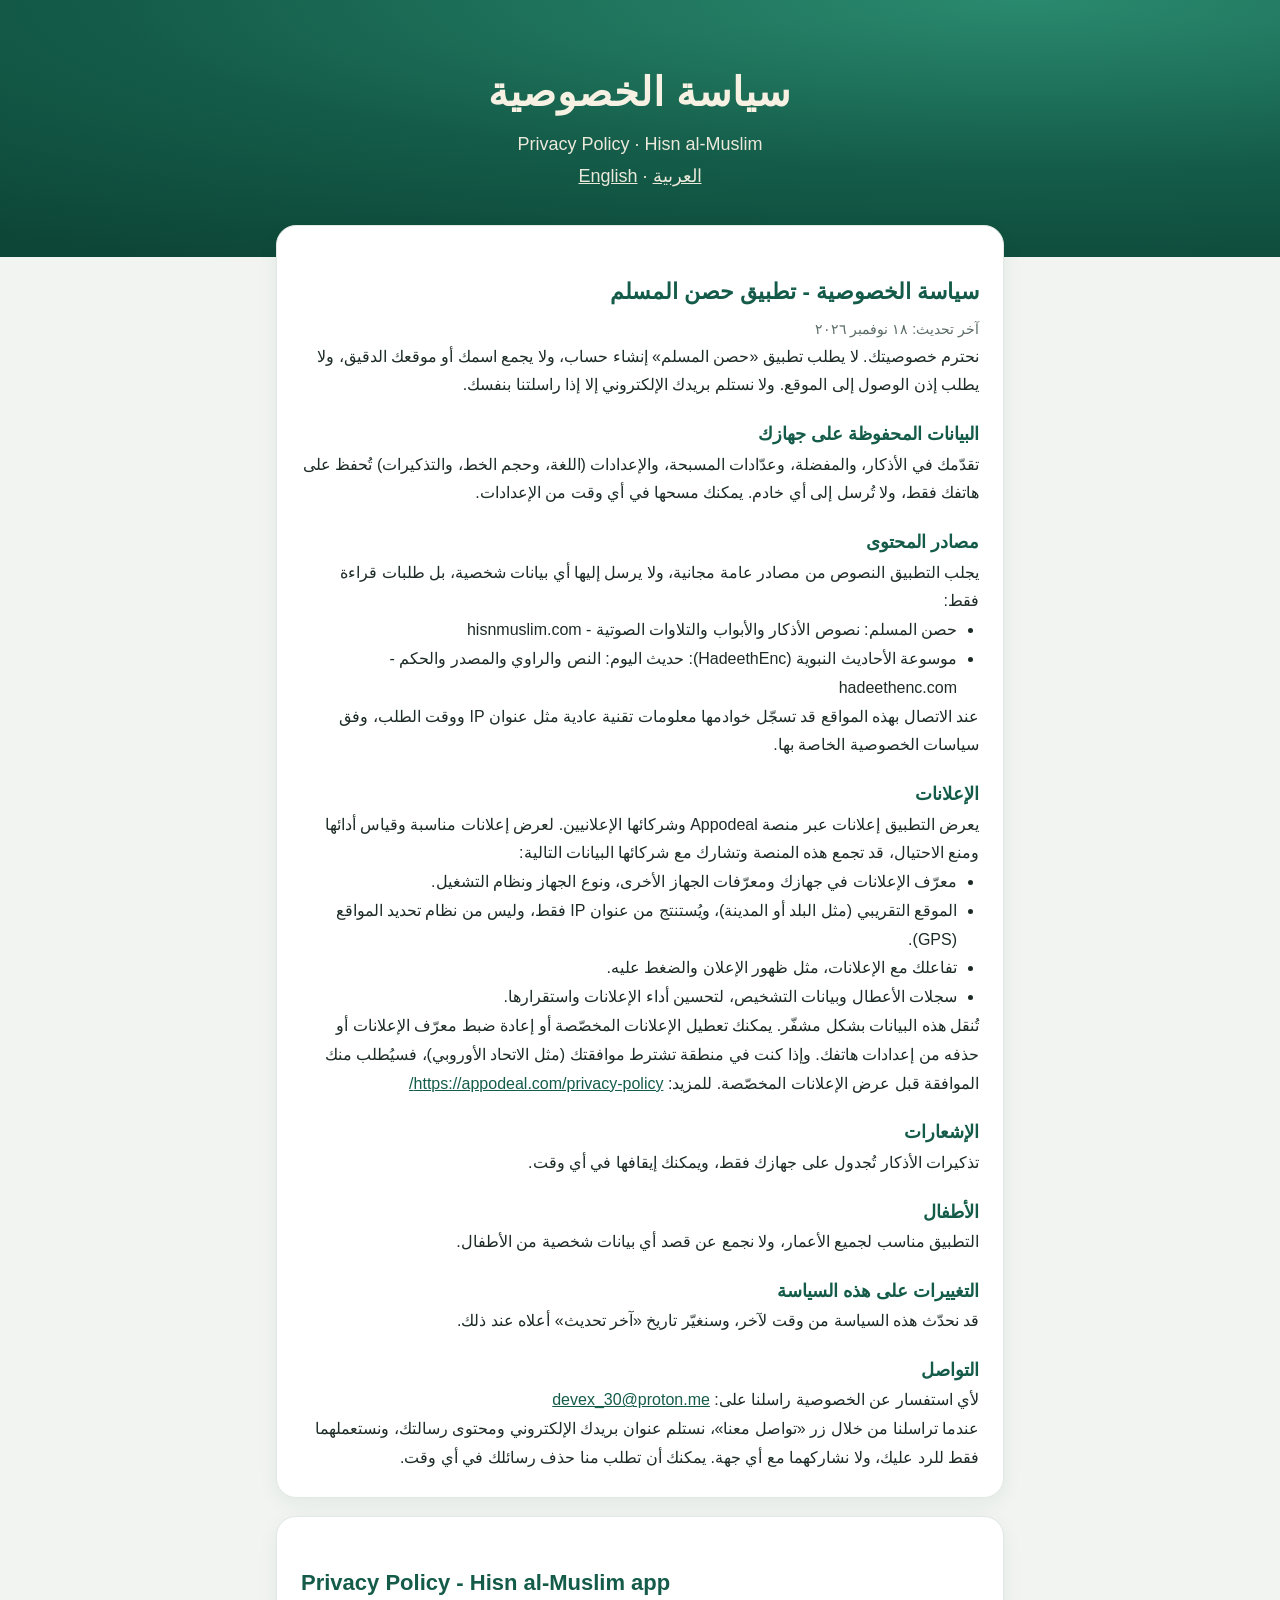
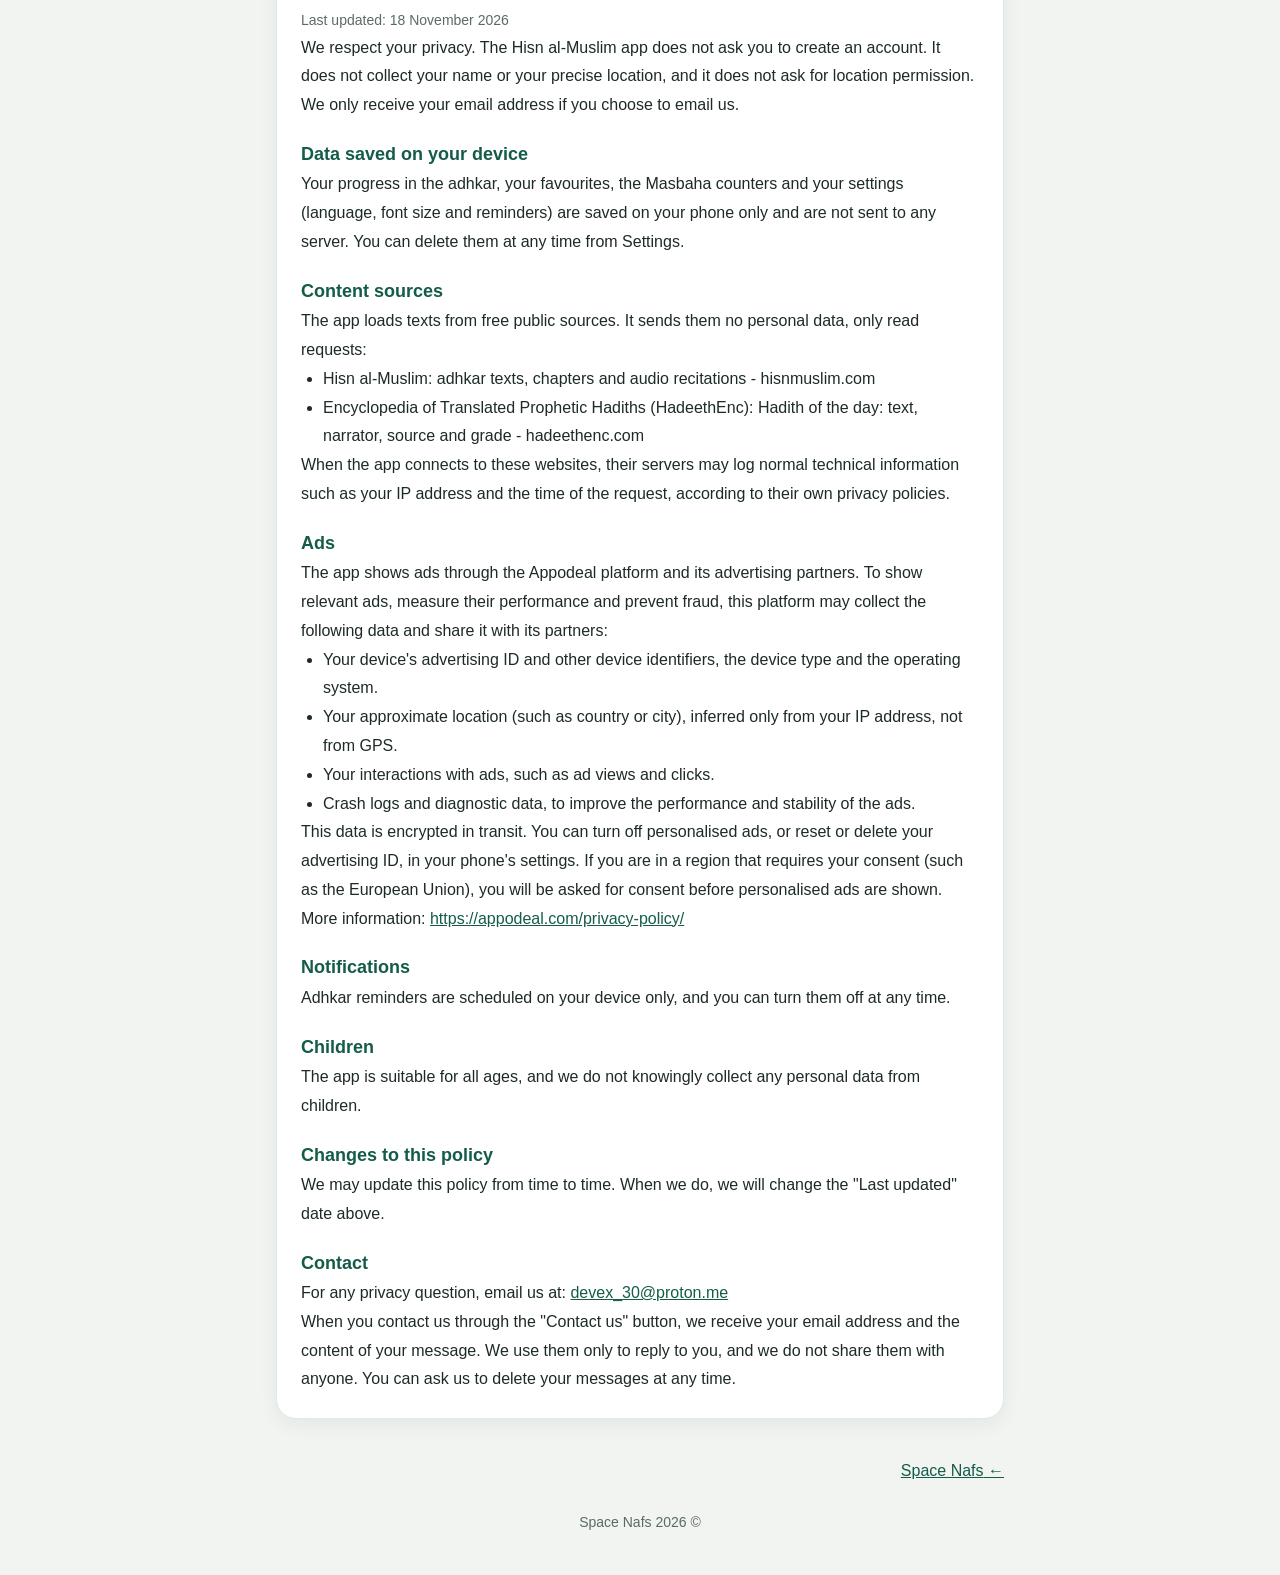
<file: privacy.html>
<!DOCTYPE html>
<html lang="ar" dir="rtl">
<head>
<meta charset="utf-8">
<meta name="viewport" content="width=device-width,initial-scale=1">
<title>سياسة الخصوصية · Privacy Policy - حصن المسلم</title>
<link rel="icon" href="hisn-logo.png">
<link rel="stylesheet" href="style.css">
</head>
<body>
<header class="hero">
  <h1>سياسة الخصوصية</h1>
  <p dir="ltr">Privacy Policy · Hisn al-Muslim</p>
  <p><a href="#ar" style="color:#F7F1E3">العربية</a> · <a href="#en" style="color:#F7F1E3">English</a></p>
</header>
<main>
<section class="card policy" lang="ar" dir="rtl" id="ar"><h2>سياسة الخصوصية - تطبيق حصن المسلم</h2>
<p class="date">آخر تحديث: ١٨ نوفمبر ٢٠٢٦</p>
<p>نحترم خصوصيتك. لا يطلب تطبيق «حصن المسلم» إنشاء حساب، ولا يجمع اسمك أو موقعك الدقيق، ولا يطلب إذن الوصول إلى الموقع. ولا نستلم بريدك الإلكتروني إلا إذا راسلتنا بنفسك.</p>
<h3>البيانات المحفوظة على جهازك</h3>
<p>تقدّمك في الأذكار، والمفضلة، وعدّادات المسبحة، والإعدادات (اللغة، وحجم الخط، والتذكيرات) تُحفظ على هاتفك فقط، ولا تُرسل إلى أي خادم. يمكنك مسحها في أي وقت من الإعدادات.</p>
<h3>مصادر المحتوى</h3>
<p>يجلب التطبيق النصوص من مصادر عامة مجانية، ولا يرسل إليها أي بيانات شخصية، بل طلبات قراءة فقط:</p>
<ul>
<li>حصن المسلم: نصوص الأذكار والأبواب والتلاوات الصوتية - hisnmuslim.com</li>
<li>موسوعة الأحاديث النبوية (HadeethEnc): حديث اليوم: النص والراوي والمصدر والحكم - hadeethenc.com</li>
</ul>
<p>عند الاتصال بهذه المواقع قد تسجّل خوادمها معلومات تقنية عادية مثل عنوان IP ووقت الطلب، وفق سياسات الخصوصية الخاصة بها.</p>
<h3>الإعلانات</h3>
<p>يعرض التطبيق إعلانات عبر منصة Appodeal وشركائها الإعلانيين. لعرض إعلانات مناسبة وقياس أدائها ومنع الاحتيال، قد تجمع هذه المنصة وتشارك مع شركائها البيانات التالية:</p>
<ul>
<li>معرّف الإعلانات في جهازك ومعرّفات الجهاز الأخرى، ونوع الجهاز ونظام التشغيل.</li>
<li>الموقع التقريبي (مثل البلد أو المدينة)، ويُستنتج من عنوان IP فقط، وليس من نظام تحديد المواقع (GPS).</li>
<li>تفاعلك مع الإعلانات، مثل ظهور الإعلان والضغط عليه.</li>
<li>سجلات الأعطال وبيانات التشخيص، لتحسين أداء الإعلانات واستقرارها.</li>
</ul>
<p>تُنقل هذه البيانات بشكل مشفّر. يمكنك تعطيل الإعلانات المخصّصة أو إعادة ضبط معرّف الإعلانات أو حذفه من إعدادات هاتفك. وإذا كنت في منطقة تشترط موافقتك (مثل الاتحاد الأوروبي)، فسيُطلب منك الموافقة قبل عرض الإعلانات المخصّصة. للمزيد: <a href="https://appodeal.com/privacy-policy/">https://appodeal.com/privacy-policy/</a></p>
<h3>الإشعارات</h3>
<p>تذكيرات الأذكار تُجدول على جهازك فقط، ويمكنك إيقافها في أي وقت.</p>
<h3>الأطفال</h3>
<p>التطبيق مناسب لجميع الأعمار، ولا نجمع عن قصد أي بيانات شخصية من الأطفال.</p>
<h3>التغييرات على هذه السياسة</h3>
<p>قد نحدّث هذه السياسة من وقت لآخر، وسنغيّر تاريخ «آخر تحديث» أعلاه عند ذلك.</p>
<h3>التواصل</h3>
<p>لأي استفسار عن الخصوصية راسلنا على: <a href="mailto:devex_30@proton.me">devex_30@proton.me</a></p>
<p>عندما تراسلنا من خلال زر «تواصل معنا»، نستلم عنوان بريدك الإلكتروني ومحتوى رسالتك، ونستعملهما فقط للرد عليك، ولا نشاركهما مع أي جهة. يمكنك أن تطلب منا حذف رسائلك في أي وقت.</p>
</section>
<section class="card policy" lang="en" dir="ltr" id="en"><h2>Privacy Policy - Hisn al-Muslim app</h2>
<p class="date">Last updated: 18 November 2026</p>
<p>We respect your privacy. The Hisn al-Muslim app does not ask you to create an account. It does not collect your name or your precise location, and it does not ask for location permission. We only receive your email address if you choose to email us.</p>
<h3>Data saved on your device</h3>
<p>Your progress in the adhkar, your favourites, the Masbaha counters and your settings (language, font size and reminders) are saved on your phone only and are not sent to any server. You can delete them at any time from Settings.</p>
<h3>Content sources</h3>
<p>The app loads texts from free public sources. It sends them no personal data, only read requests:</p>
<ul>
<li>Hisn al-Muslim: adhkar texts, chapters and audio recitations - hisnmuslim.com</li>
<li>Encyclopedia of Translated Prophetic Hadiths (HadeethEnc): Hadith of the day: text, narrator, source and grade - hadeethenc.com</li>
</ul>
<p>When the app connects to these websites, their servers may log normal technical information such as your IP address and the time of the request, according to their own privacy policies.</p>
<h3>Ads</h3>
<p>The app shows ads through the Appodeal platform and its advertising partners. To show relevant ads, measure their performance and prevent fraud, this platform may collect the following data and share it with its partners:</p>
<ul>
<li>Your device&#x27;s advertising ID and other device identifiers, the device type and the operating system.</li>
<li>Your approximate location (such as country or city), inferred only from your IP address, not from GPS.</li>
<li>Your interactions with ads, such as ad views and clicks.</li>
<li>Crash logs and diagnostic data, to improve the performance and stability of the ads.</li>
</ul>
<p>This data is encrypted in transit. You can turn off personalised ads, or reset or delete your advertising ID, in your phone&#x27;s settings. If you are in a region that requires your consent (such as the European Union), you will be asked for consent before personalised ads are shown. More information: <a href="https://appodeal.com/privacy-policy/">https://appodeal.com/privacy-policy/</a></p>
<h3>Notifications</h3>
<p>Adhkar reminders are scheduled on your device only, and you can turn them off at any time.</p>
<h3>Children</h3>
<p>The app is suitable for all ages, and we do not knowingly collect any personal data from children.</p>
<h3>Changes to this policy</h3>
<p>We may update this policy from time to time. When we do, we will change the &quot;Last updated&quot; date above.</p>
<h3>Contact</h3>
<p>For any privacy question, email us at: <a href="mailto:devex_30@proton.me">devex_30@proton.me</a></p>
<p>When you contact us through the &quot;Contact us&quot; button, we receive your email address and the content of your message. We use them only to reply to you, and we do not share them with anyone. You can ask us to delete your messages at any time.</p>
</section>
<a class="back" href="./">← Space Nafs</a>
</main>
<footer>© 2026 Space Nafs</footer>
</body>
</html>
</file>
<file: style.css>
*{box-sizing:border-box;margin:0;padding:0}
:root{--teal:#145C49;--teal2:#0D4536;--gold:#D5B481;--bg:#f1f4f1;--card:#fff;--text:#1d2b26;--muted:#5b6b64;--line:#e2e8e3}
body{font-family:"Segoe UI",Tahoma,"Noto Sans Arabic",Arial,sans-serif;background:var(--bg);color:var(--text);line-height:1.8}
.hero{background:radial-gradient(130% 120% at 80% 0%,#2A8A6E 0%,#145C49 55%,#0D4536 100%);color:#F7F1E3;text-align:center;padding:56px 16px 64px}
.hero h1{font-size:40px;letter-spacing:.5px}
.hero p{font-size:18px;opacity:.95}
.hero .en{font-size:15px;opacity:.8}
main{max-width:760px;margin:-32px auto 0;padding:0 16px}
.card{background:var(--card);border:1px solid var(--line);border-radius:20px;padding:24px;margin-bottom:18px;box-shadow:0 6px 20px rgba(13,69,54,.06)}
.app{display:flex;gap:20px;align-items:flex-start}
.app img{border-radius:22px;flex:none}
h2{font-size:22px;color:var(--teal);margin-bottom:6px}
h2 span{font-size:16px;color:var(--muted);font-weight:500}
.info p{color:var(--muted)}
.btns{display:flex;flex-wrap:wrap;gap:10px;margin-top:14px}
.btn{display:inline-block;padding:10px 20px;border-radius:999px;background:var(--teal);color:#fff;text-decoration:none;font-weight:600}
.btn.ghost{background:transparent;color:var(--teal);border:1.5px solid var(--teal)}
a{color:var(--teal)}
footer{text-align:center;color:var(--muted);font-size:14px;padding:24px 16px 40px}
.policy h2{margin-top:22px}
.policy h3{font-size:18px;color:var(--teal);margin-top:18px}
.policy ul{padding-inline-start:22px}
.policy .date{color:var(--muted);font-size:14px}
.back{display:inline-block;margin:20px 0 0}
@media (max-width:560px){.app{flex-direction:column;align-items:center;text-align:center}.btns{justify-content:center}}
</file>
